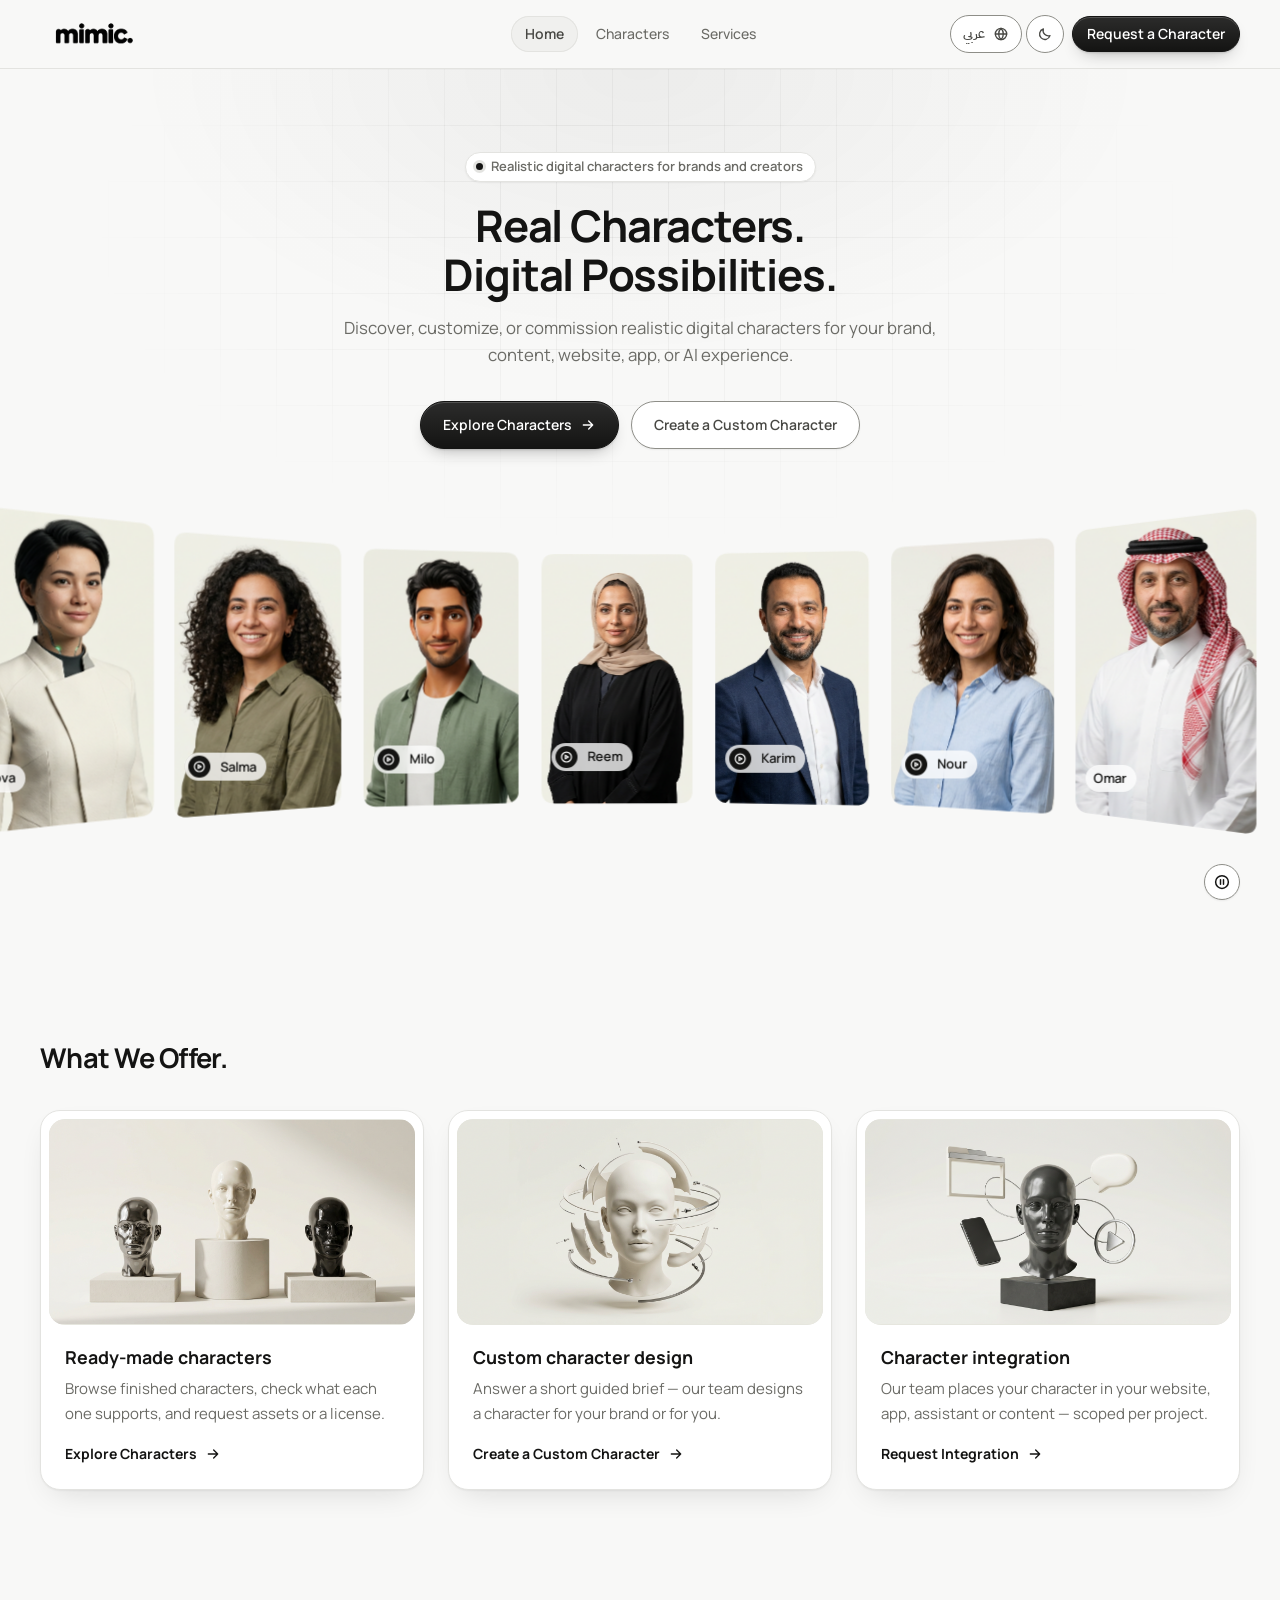
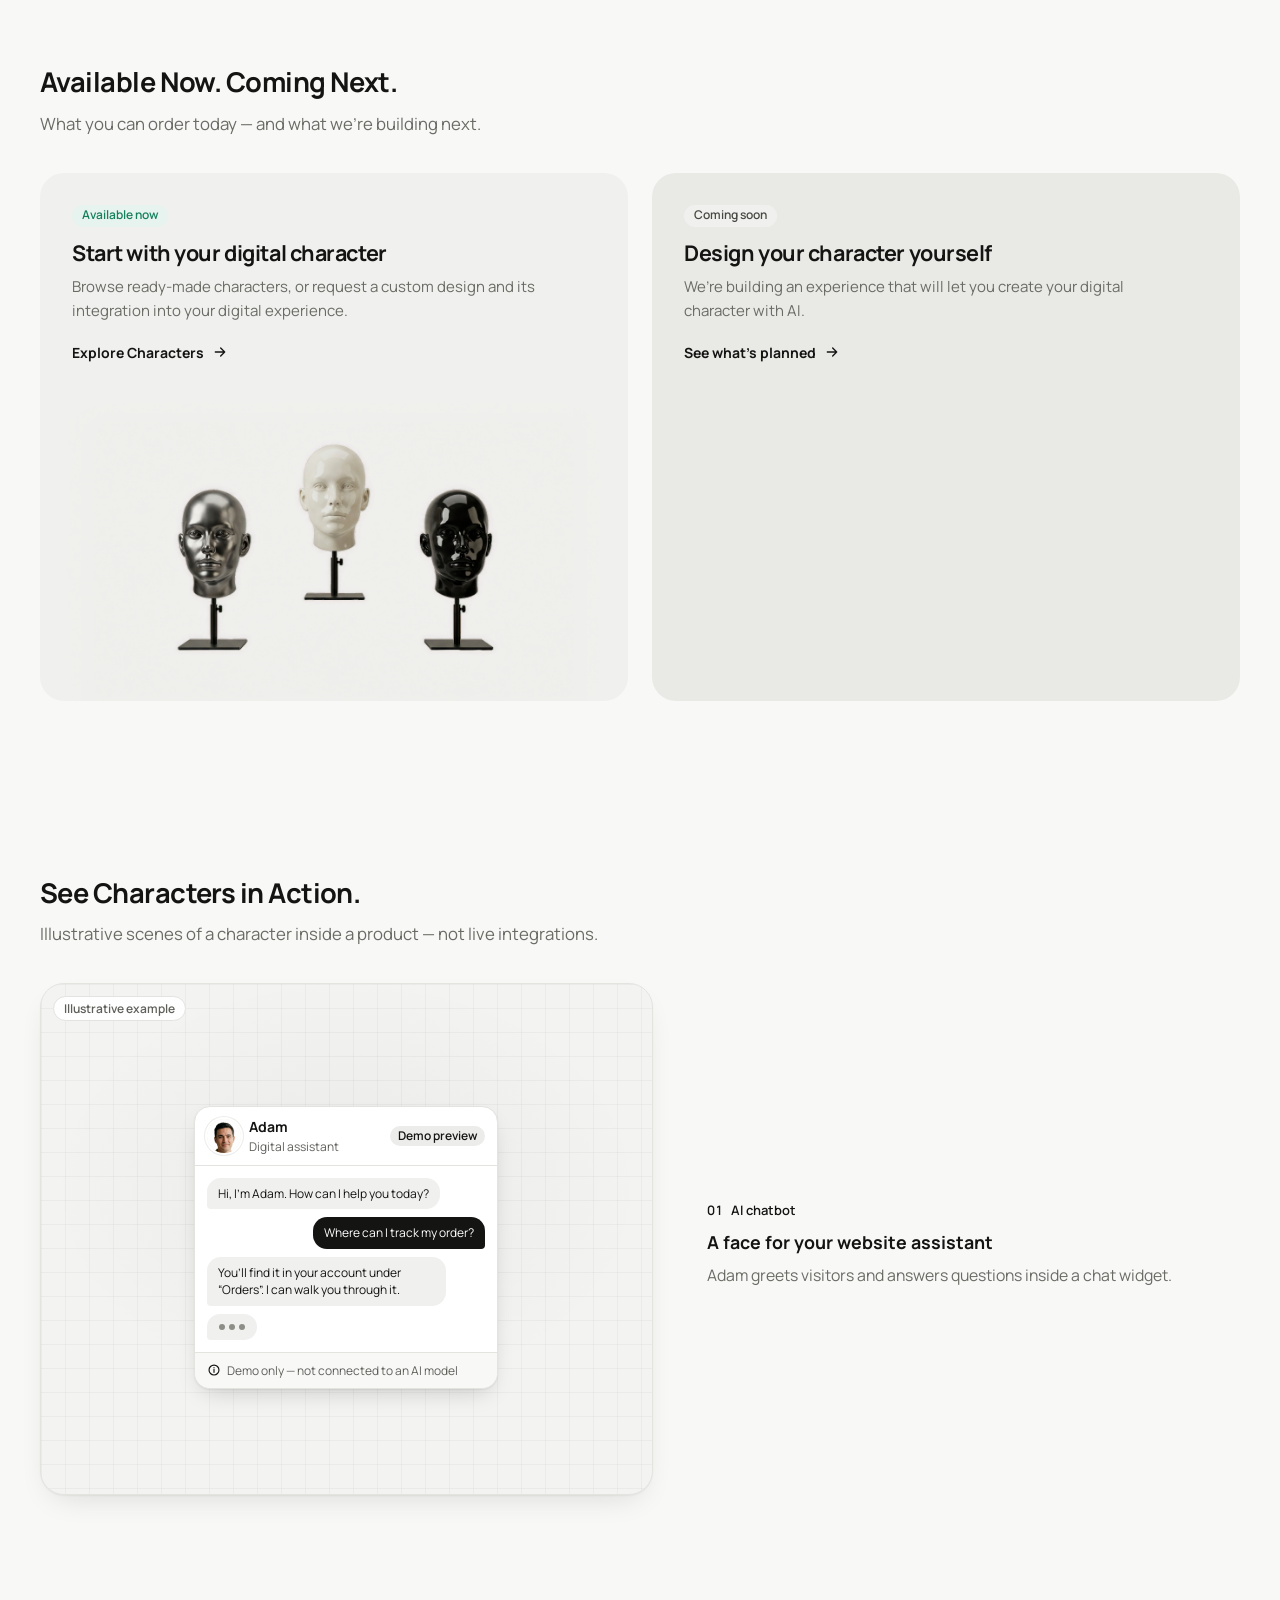
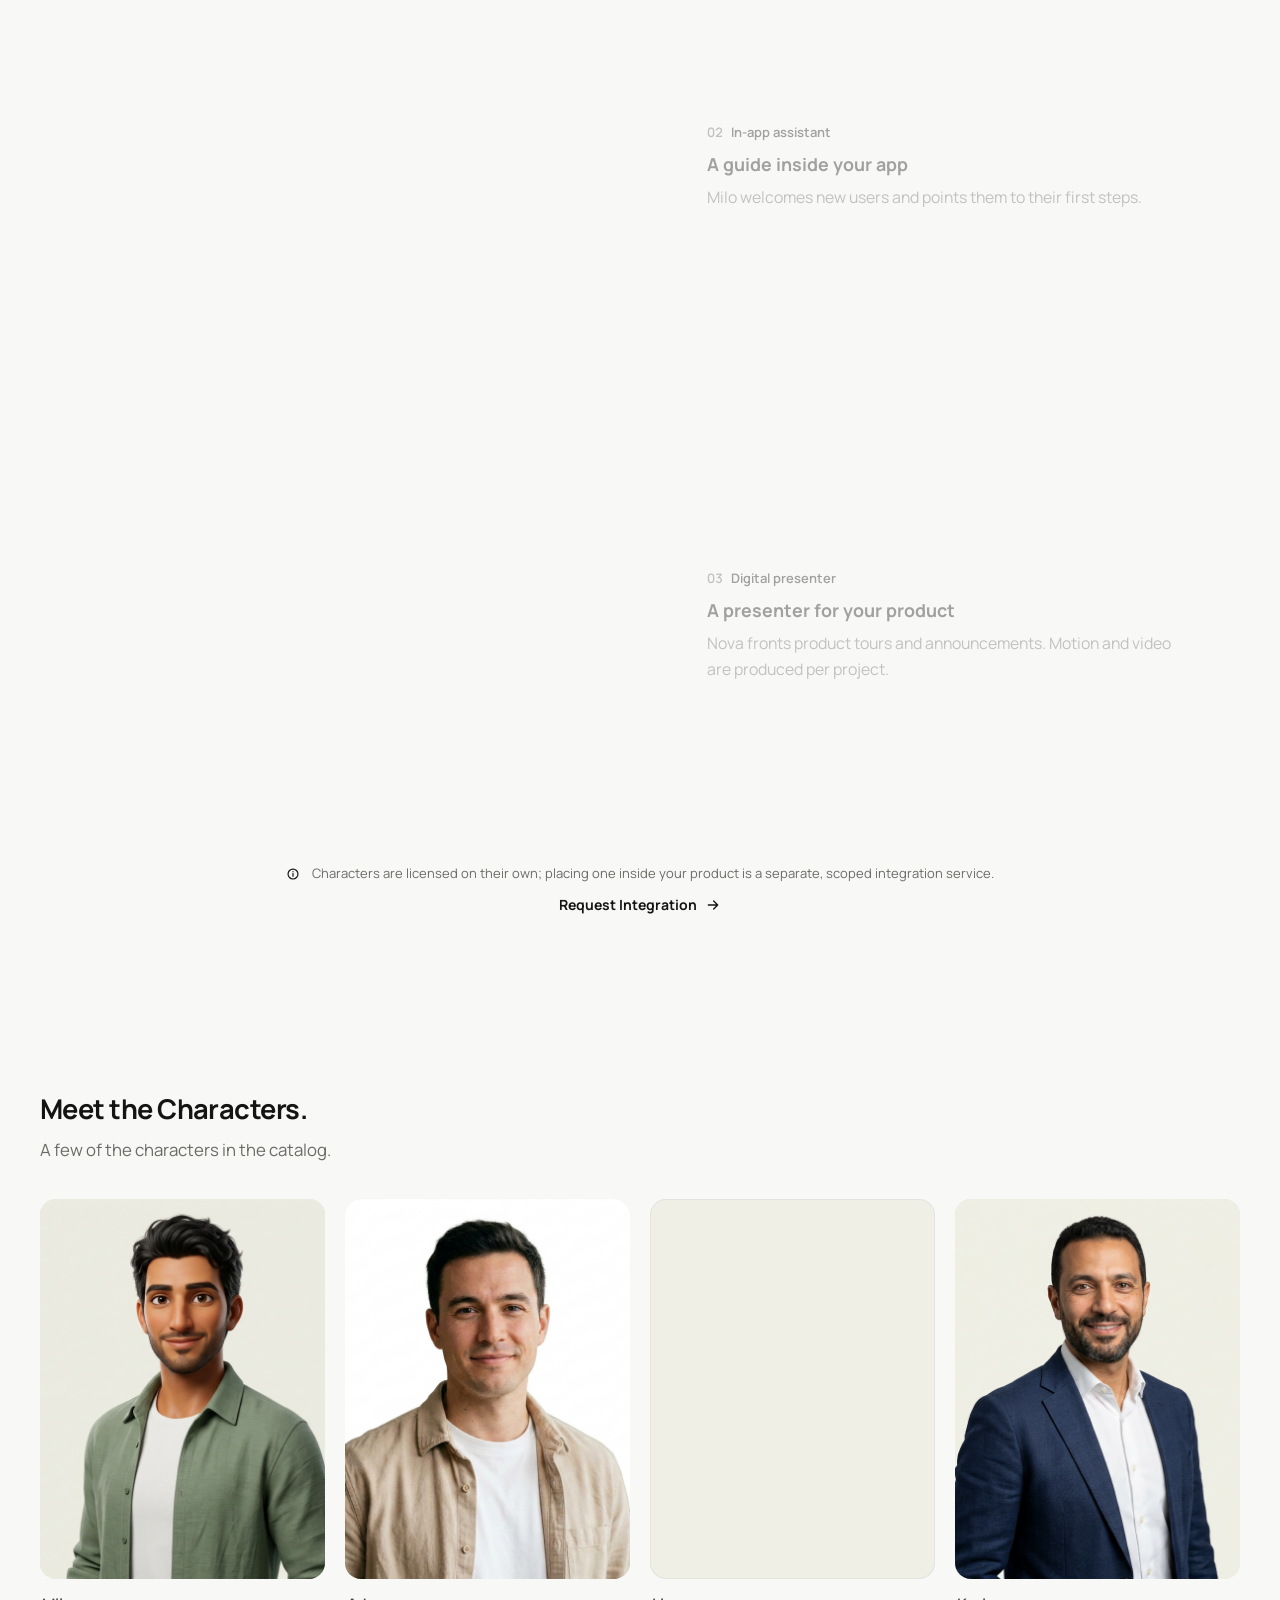
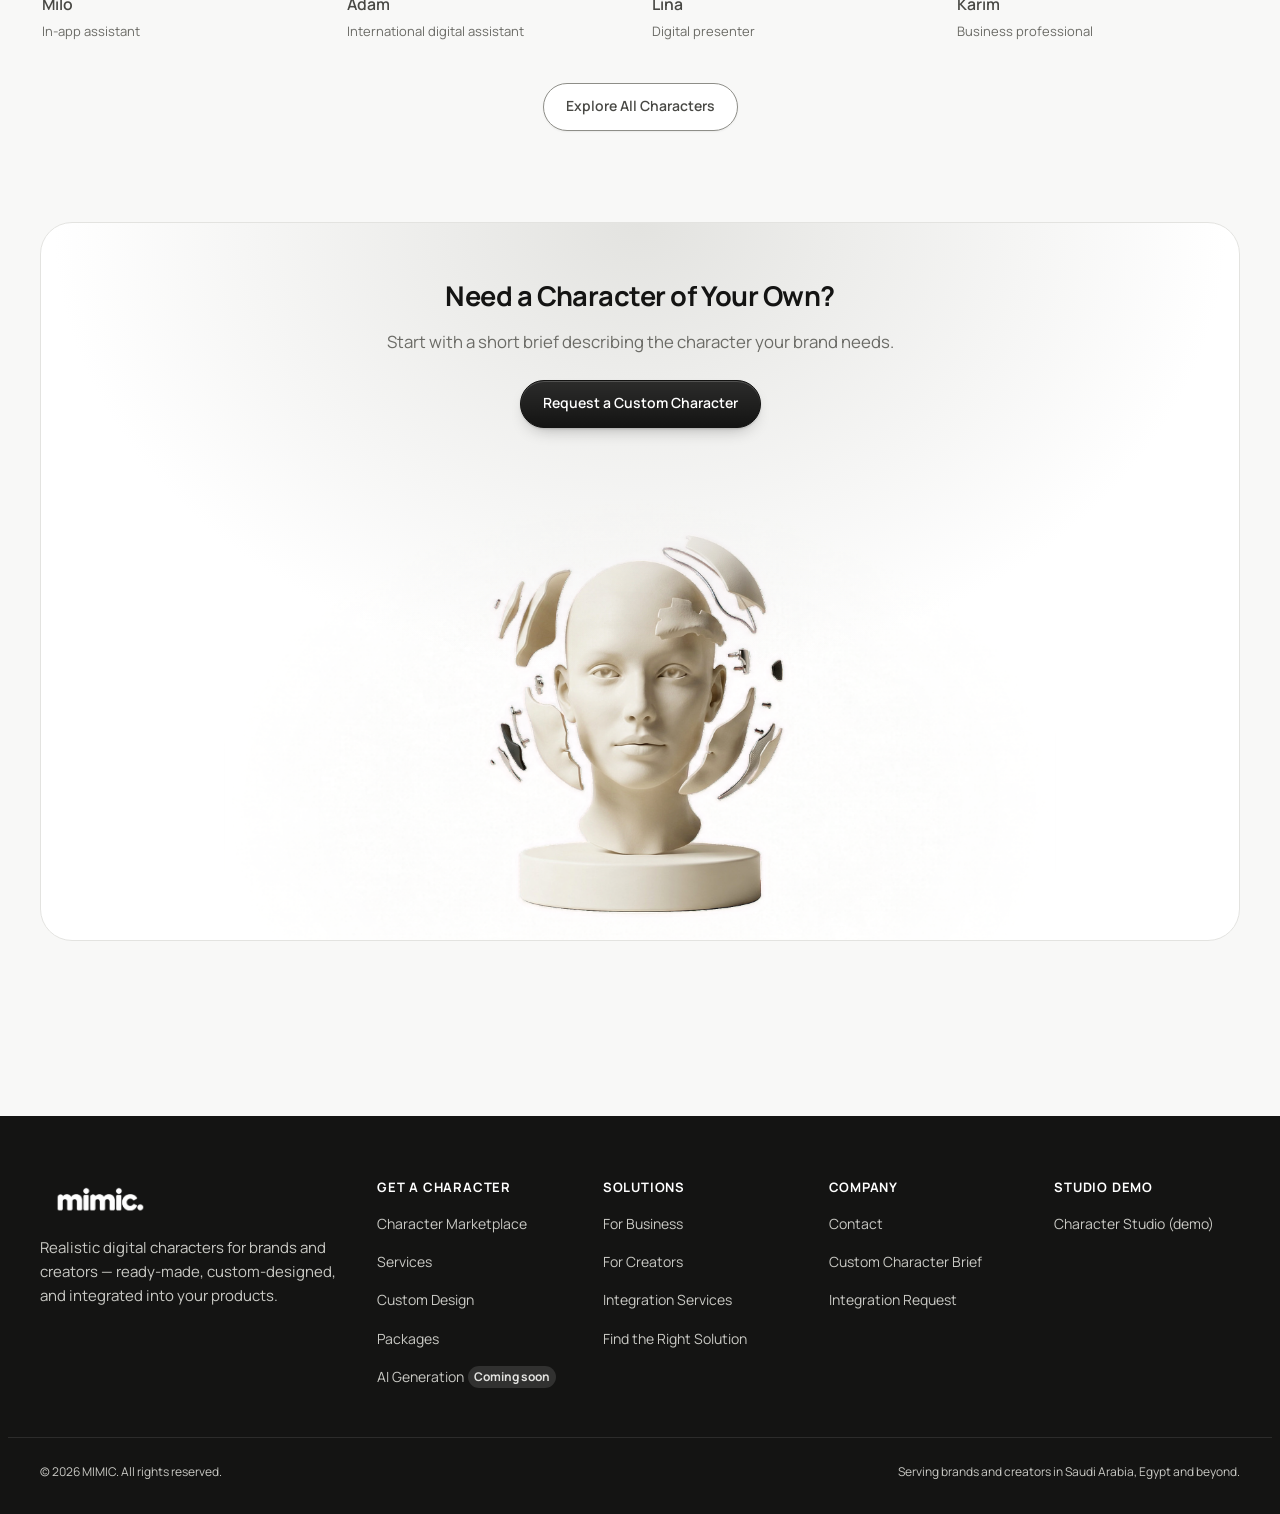
<file: index.html>
<!doctype html>
<html lang="en" dir="ltr">
<head>
  <meta charset="utf-8">
  <meta name="viewport" content="width=device-width, initial-scale=1, viewport-fit=cover">
  <title>MIMIC — Real Characters. Digital Possibilities.</title>
  <meta name="description" content="Realistic digital characters for brands and creators — ready-made, custom-designed, and integrated into your website, app, chatbot or AI agent.">
  <meta name="theme-color" content="#F8F8F7">
  <!-- Apply saved theme + language before first paint (prevents flashing the wrong theme / direction) -->
  <script>
    (function () {
      var d = document.documentElement, theme = 'light', lang = 'en';
      try {
        var saved = localStorage.getItem('character-lab:theme');
        // explicit choice wins; otherwise follow the operating-system preference
        theme = saved === 'dark' || saved === 'light' ? saved
          : (window.matchMedia && matchMedia('(prefers-color-scheme: dark)').matches ? 'dark' : 'light');
        var q = new URLSearchParams(location.search).get('lang');
        lang = q === 'ar' || q === 'en' ? q : localStorage.getItem('character-lab:locale') === 'ar' ? 'ar' : 'en';
      } catch (e) {}
      d.dataset.theme = theme;
      d.lang = lang;
      d.dir = lang === 'ar' ? 'rtl' : 'ltr';
      if (theme === 'dark') document.querySelector('meta[name="theme-color"]').setAttribute('content', '#111110');
    })();
  </script>
  <meta property="og:title" content="MIMIC — Real Characters. Digital Possibilities.">
  <meta property="og:description" content="Discover, customize, or commission realistic digital characters for your brand, content, website, app, or AI experience.">
  <!-- TODO: add a square MIMIC favicon / app icon (not yet supplied). The old flask icon was retired. -->

  <link rel="preconnect" href="https://fonts.googleapis.com">
  <link rel="preconnect" href="https://fonts.gstatic.com" crossorigin>
  <link rel="stylesheet" href="https://fonts.googleapis.com/css2?family=Manrope:wght@400;500;600;700&family=IBM+Plex+Sans+Arabic:wght@400;500;600;700&display=swap">

  <link rel="stylesheet" href="css/tokens.css">
  <link rel="stylesheet" href="css/base.css">
  <link rel="stylesheet" href="css/components.css">
  <link rel="stylesheet" href="css/layout.css">
  <link rel="stylesheet" href="css/site.css">
  <link rel="stylesheet" href="css/character.css">
  <link rel="stylesheet" href="css/pages.css">
  <link rel="stylesheet" href="css/typography.css">
  <link rel="stylesheet" href="css/hero.css">
  <link rel="stylesheet" href="css/home.css">
  <link rel="stylesheet" href="css/system.css">
  <link rel="stylesheet" href="css/marketplace.css">
  <link rel="stylesheet" href="css/wizard.css">
  <link rel="stylesheet" href="css/a11y.css">
</head>
<body data-layout="site">
  <a class="skip-link" href="#main" data-skip-link>Skip to content</a>

  <div class="shell">
    <!-- Public website -->
    <header class="site-header" data-chrome="site-header"></header>

    <!-- Product workspace -->
    <aside class="sidebar" data-chrome="sidebar"></aside>
    <header class="topbar" data-chrome="topbar"></header>

    <main id="main" class="main" tabindex="-1">
      <div id="view" class="view"></div>
    </main>

    <footer class="site-footer" data-chrome="site-footer"></footer>
  </div>

  <!-- Mobile navigation drawer (content depends on layout) -->
  <div class="drawer" id="drawer" hidden></div>

  <div class="toast-region" role="status" aria-live="polite"></div>

  <noscript>
    <p style="padding:2rem;font-family:sans-serif">MIMIC needs JavaScript enabled.</p>
  </noscript>

  <script type="module" src="js/main.js"></script>
</body>
</html>
</file>
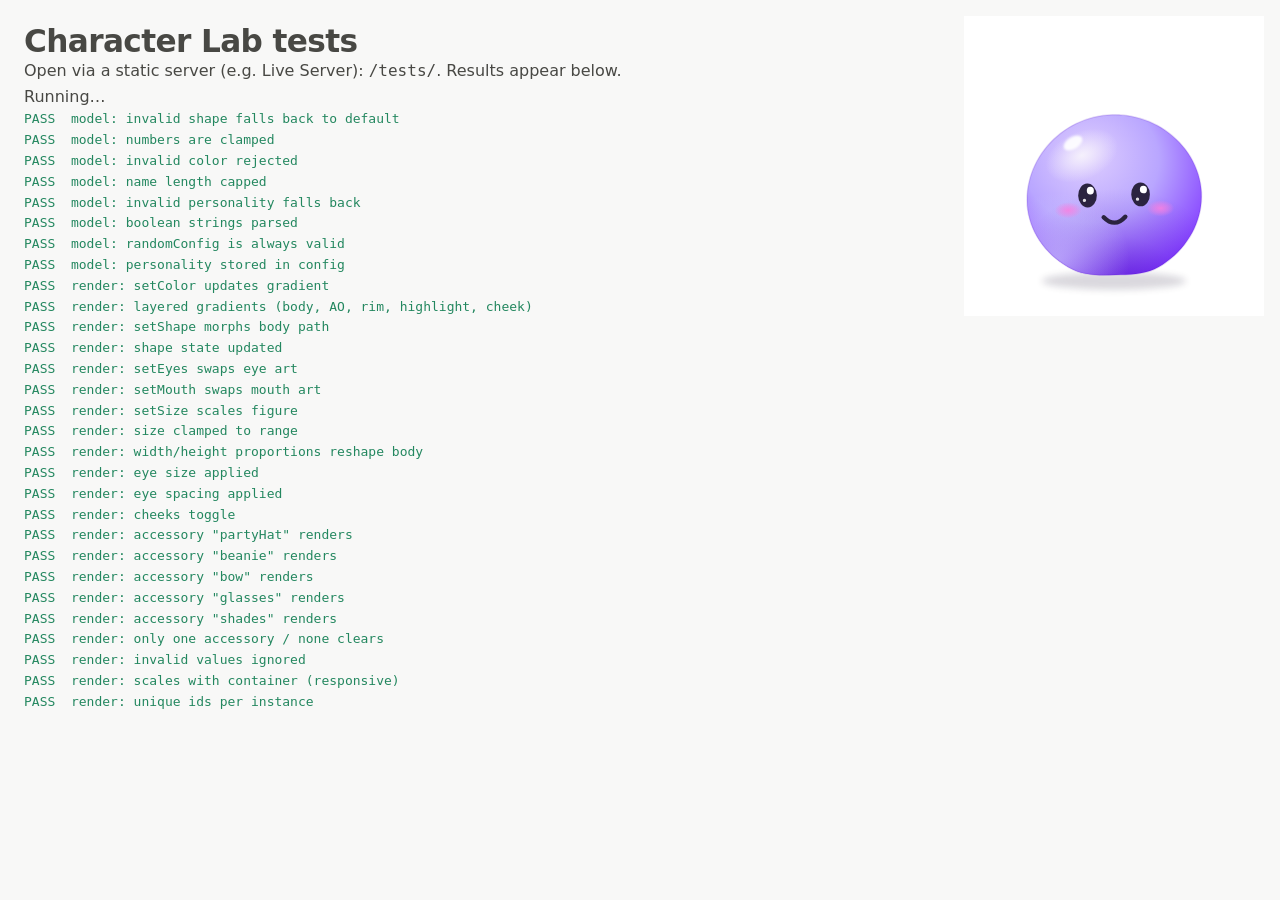
<file: tests/index.html>
<!doctype html>
<html lang="en">
<head>
  <meta charset="utf-8">
  <meta name="viewport" content="width=device-width, initial-scale=1">
  <title>Character Lab · Tests</title>
  <link rel="stylesheet" href="../css/tokens.css">
  <link rel="stylesheet" href="../css/base.css">
  <link rel="stylesheet" href="../css/character.css">
  <style>
    body { padding: 24px; font-family: var(--font-body); }
    #sandbox { width: 300px; height: 300px; position: fixed; top: 16px; right: 16px; background: #fff; }
    #frames { position: fixed; left: 0; top: 0; z-index: 5; }
    #frames iframe { border: 1px solid #ddd; height: 700px; background: #fff; }
    .pass { color: #23875f; } .fail { color: #c2436f; font-weight: 700; }
    pre { white-space: pre-wrap; font-size: 13px; }
  </style>
</head>
<body>
  <h1>Character Lab tests</h1>
  <p>Open via a static server (e.g. Live Server): <code>/tests/</code>. Results appear below.</p>
  <div id="summary" data-status="running">Running…</div>
  <pre id="results"></pre>
  <div id="sandbox"></div>
  <div id="frames"></div>
  <script type="module" src="run.js"></script>
</body>
</html>
</file>
<file: css/tokens.css>
/* ==========================================================================
   Character Lab — Design Tokens (v3: accessible Black / Deep Green / Neutral)

   WCAG 2.2 AA targets (pairs validated — see README "Accessibility"):
   - Text ≥ 4.5:1, large text ≥ 3:1 (1.4.3)
   - UI component boundaries, focus indicators, meaningful icons ≥ 3:1 (1.4.11)
   Two border tokens on purpose:
     --color-border          decorative edges (cards, dividers) — never the only cue
     --color-border-control  boundaries of inputs / chips / checkboxes — ≥ 3:1

   Historical ramp names (lavender, indigo, peach…) are kept as ALIASES so
   existing components inherit the new identity:
     lavender → green accent   indigo → near-black ink-green   peach → warm sand
   New code should use semantic --color-* tokens only.
   ========================================================================== */

:root {
  color-scheme: light;

  /* ==========================================================================
     Monochrome system (light). Neutrals carry the interface; the characters,
     images and videos carry the personality. Color appears only for meaning:
     action emphasis (blue, opt-in), success, warning, error.
     Contrast checked (WCAG AA): see docs/ACCESSIBILITY.md.
     ========================================================================== */

  /* ---------- Neutral scale ---------- */
  --n-0:   #ffffff;
  --n-25:  #f8f8f7;  /* canvas */
  --n-50:  #f0f0ee;  /* subtle surface */
  --n-100: #e9e9e6;  /* hover surface */
  --n-150: #e3e3e0;  /* border · selected surface */
  --n-300: #c5c5c0;  /* muted (decorative only) */
  --n-400: #8e8e88;  /* control boundary 3.3:1 on white */
  --n-500: #6b6b66;  /* secondary text 4.7:1+ on canvas/subtle */
  --n-700: #484844;  /* body text */
  --n-800: #252523;  /* strong surface */
  --n-900: #141413;  /* heading · primary action */

  /* ---------- Semantic (from the brief) ---------- */
  --color-canvas: var(--n-25);
  --color-surface: var(--n-0);
  --color-surface-subtle: var(--n-50);
  --color-surface-hover: var(--n-100);
  --color-surface-selected: var(--n-150);
  --color-surface-strong: var(--n-800);
  --color-text-primary: var(--n-900);
  --color-text-body: var(--n-700);
  --color-text-secondary: var(--n-500);
  --color-border: var(--n-150);
  --color-border-muted: var(--n-300);
  --color-action-primary: var(--n-900);
  --color-action-primary-hover: #2e2e2c;
  --color-action-primary-text: #ffffff;
  --color-action-accent: #2563eb;          /* opt-in emphasis only */
  --color-success: #16805d;
  --color-success-soft: #e7f3ee;
  --color-warning: #b7791f;                /* icons / indicators (3:1+) */
  --color-warning-text: #8a5a12;           /* warning TEXT (5.4:1) */
  --color-warning-soft: #fbf4e6;
  --color-error: #c43d3d;
  --color-error-soft: #fbecec;

  /* ---------- Legacy names → mapped onto the neutral system ----------
     Older components reference these; they now resolve to neutrals so no page
     keeps a private palette. New code should use the semantic names above. */
  --brand-ink: #141413;           /* FIXED dark ink in both themes (text on always-light surfaces) */
  --brand-green: var(--n-900);
  --brand-green-light: var(--n-300);
  --brand-indigo: #141413;
  --white: #ffffff;
  --ink-900: var(--n-900); --ink-800: var(--n-800); --ink-700: var(--n-700); --ink-500: var(--n-500);
  --ink-400: var(--n-500); --ink-300: var(--n-400); --ink-200: var(--n-150); --ink-100: var(--n-100); --ink-50: var(--n-50);
  --indigo-950: #0a0a09; --indigo-900: #0f0f0e; /* both FIXED dark (were dark in both themes) */ --indigo-800: var(--n-800); --indigo-700: var(--n-700);
  --indigo-600: var(--n-500); --indigo-100: var(--n-50);
  --cream-50: var(--n-25); --cream-100: var(--n-50);
  --lavender-50: var(--n-25); --lavender-100: var(--n-50); --lavender-200: var(--n-150); --lavender-300: var(--n-300);
  --lavender-400: var(--n-400); --lavender-500: var(--n-500); --lavender-600: var(--n-900); --lavender-700: var(--n-800);
  --peach-100: var(--n-50); --peach-200: var(--n-150); --peach-300: var(--n-300); --peach-500: var(--n-500); --peach-700: var(--n-700);
  --mint-100: var(--color-success-soft); --mint-200: #cfe6dc; --mint-300: #8cc7a6; --mint-500: var(--color-success); --mint-700: var(--color-success);
  --sky-100: var(--n-50); --sky-200: var(--n-150); --sky-300: var(--n-300); --sky-500: var(--n-500); --sky-700: var(--n-700);
  --butter-100: var(--color-warning-soft); --butter-200: #f1dfb8; --butter-300: #e2c28a; --butter-500: var(--color-warning); --butter-700: var(--color-warning-text);
  --pink-100: var(--color-error-soft); --pink-200: #f3d0d0; --pink-300: #e3a1a1; --pink-500: var(--color-error); --pink-700: var(--color-error);

  --color-bg: var(--color-canvas);
  --color-bg-app: var(--n-50);
  --color-bg-elevated: var(--color-surface);
  --color-surface-muted: var(--color-surface-subtle);
  --color-surface-sunken: var(--n-100);
  --color-surface-inverse: var(--n-800);
  --color-surface-inverse-deep: var(--n-900);
  --color-border-strong: var(--n-300);
  --color-border-control: var(--n-400);

  --color-text: var(--color-text-body);
  --color-text-muted: var(--color-text-secondary);
  --color-text-subtle: var(--color-text-secondary);
  --color-text-inverse: #ffffff;
  --color-text-inverse-muted: #c9c9c4;
  --color-heading: var(--color-text-primary);

  --color-primary: var(--color-action-primary);
  --color-primary-hover: var(--color-action-primary-hover);
  --color-primary-active: #000000;
  --color-primary-contrast: var(--color-action-primary-text);

  /* "accent" = emphasis text/links/icons → ink, not a hue */
  --color-accent: var(--n-900);
  --color-accent-hover: var(--n-700);
  --color-accent-soft: var(--color-surface-selected);
  --color-accent-softer: var(--color-surface-subtle);
  --color-accent-contrast: #ffffff;
  --color-accent-strong: var(--n-800);
  --color-accent-strong-hover: #333331;

  --color-creative: var(--n-700);
  --color-creative-hover: var(--n-800);
  --color-creative-soft: var(--n-50);
  --color-creative-contrast: #ffffff;

  --color-danger: var(--color-error);
  --color-danger-soft: var(--color-error-soft);

  --color-focus: var(--n-900);
  --color-selected-bg: var(--color-surface-selected);
  --color-selected-border: var(--n-900);

  --color-header-bg: rgb(248 248 247 / 0.92);
  --color-topbar-bg: rgb(240 240 238 / 0.94);
  --color-toast-bg: var(--n-900);
  --color-toast-fg: #ffffff;
  --color-backdrop: rgb(20 20 19 / 0.42);
  --color-overlay-strong: rgb(20 20 19 / 0.68);  /* chips over media */

  --logo-body: var(--n-900); --logo-face: #ffffff; --logo-dot: var(--n-900); --logo-dot-2: var(--n-500); --logo-word: var(--n-900); --logo-accent: var(--n-900);

  --media-bg-a: var(--n-50);
  --media-bg-b: var(--n-150);
  --media-glow: rgb(255 255 255 / 0.9);
  --media-ph-a: #d6d6d2;
  --media-ph-b: #b3b3ae;
  --media-shadow: rgb(20 20 19 / 0.18);
  --media-backdrop: #efefe6; /* the supplied studio portraits' own backdrop */

  --tint-lavender: var(--n-50); --tint-peach: var(--n-50); --tint-mint: var(--n-50);
  --tint-sky: var(--n-50); --tint-butter: var(--n-50); --tint-pink: var(--n-50);

  /* ---------- Typography ---------- */
  --font-latin: "Manrope", ui-sans-serif, system-ui, -apple-system, "Segoe UI", Roboto, sans-serif;
  --font-arabic: "IBM Plex Sans Arabic", "Segoe UI", Tahoma, sans-serif;
  --font-display: var(--font-latin);
  --font-body: var(--font-latin);
  --font-mono: ui-monospace, "SF Mono", Menlo, Consolas, monospace;

  --text-2xs: 0.75rem;
  --text-xs: 0.8125rem;
  --text-sm: 0.9375rem;
  --text-base: 1rem;
  --text-md: 1.125rem;
  --text-lg: 1.25rem;
  --text-xl: 1.5rem;
  --text-2xl: var(--fs-h2);      /* legacy aliases → role scale (no more oversized leftovers) */
  --text-3xl: var(--fs-h1);
  --text-display: var(--fs-hero);

  --weight-regular: 400;
  --weight-medium: 500;
  --weight-semibold: 600;
  --weight-bold: 700;
  --weight-extrabold: 700; /* 800 retired — capped at 700 */

  --leading-tight: 1.1;
  --leading-snug: 1.3;
  --leading-normal: 1.6;

  --tracking-tight: -0.02em;
  --tracking-display: -0.03em;
  --tracking-wide: 0.06em;

  /* ---------- Typography scale (roles) — fluid between 360px and 1440px ----------
     ONE scale for every page, applied in css/typography.css. Hierarchy comes from weight
     and spacing, not size. Arabic uses the same sizes with its own line heights/weights. */
  --fs-hero:    clamp(1.875rem, 1.542rem + 1.48vw, 2.875rem); /* 30 → 46  homepage hero        */
  --fs-h1:      clamp(1.625rem, 1.5rem + 0.56vw, 2rem);       /* 26 → 32  page headings        */
  --fs-h2-base: clamp(1.4375rem, 1.333rem + 0.46vw, 1.75rem); /* 23 → 28  (unscaled copy for non-heading display text) */
  --fs-h2:      var(--fs-h2-base);                            /* 23 → 28  section headings     */
  --fs-title:   clamp(1.1875rem, 1.125rem + 0.28vw, 1.375rem); /* 19 → 22  dialog / step titles */
  --fs-h3:      clamp(1.0625rem, 1.042rem + 0.09vw, 1.125rem); /* 17 → 18  card titles          */
  --fs-h4:      1rem;                                         /* 16       small titles         */
  --fs-lead:    clamp(1rem, 0.979rem + 0.09vw, 1.0625rem);    /* 16 → 17  intros               */
  --fs-body:    clamp(0.9375rem, 0.917rem + 0.09vw, 1rem);    /* 15 → 16  body text            */
  --fs-body-sm: 0.9375rem;                                    /* 15       card text            */
  --fs-small:   0.875rem;                                     /* 14       descriptions, meta   */
  --fs-ui:      0.875rem;                                     /* 14       nav, buttons (all sizes) */
  --fs-ui-lg:   var(--fs-ui);                                 /* 14       kept as alias        */
  --fs-input:   1rem;                                         /* 16       inputs (prevents iOS zoom) */
  --fs-label:   0.8125rem;                                    /* 13       labels, filters, eyebrows */
  --fs-caption: 0.75rem;                                      /* 12       badges, tags         */

  /* Weights: 400 / 500 / 600 / 700 only */
  --fw-regular: 400;
  --fw-medium: 500;
  --fw-semibold: 600;
  --fw-heading: 700;
  --fw-display: 700;

  --lh-hero: 1.12;
  --lh-h1: 1.18;
  --lh-h2: 1.22;
  --lh-title: 1.3;
  --lh-h3: 1.35;
  --lh-lead: 1.6;
  --lh-body: 1.65;
  --lh-ui: 1.35;

  /* Readable measures */
  --measure-hero: 18ch;
  --measure-lead: 38rem;

  /* Vertical rhythm between heading → text → actions */
  --flow-eyebrow: var(--space-3);
  --flow-heading: var(--space-4);
  --flow-actions: var(--space-7);

  /* ---------- Spacing ---------- */
  --space-0: 0; --space-1: 0.25rem; --space-2: 0.5rem; --space-3: 0.75rem; --space-4: 1rem; --space-5: 1.25rem;
  --space-6: 1.5rem; --space-7: 2rem; --space-8: 2.5rem; --space-9: 3rem; --space-10: 4rem; --space-11: 5rem; --space-12: 6rem;
  --section-y: clamp(3.5rem, 2.75rem + 3.4vw, 6rem);

  /* ---------- Component tokens (one visual language for every card/control) ---------- */
  --radius-card: 20px;      /* cards, tiles                 */
  --radius-panel: 24px;     /* large panels, dialogs        */
  --radius-control: 12px;   /* inputs, selects, small boxes */
  --card-pad: clamp(1.25rem, 1rem + 0.8vw, 1.5rem);
  --grid-gap: clamp(1rem, 0.75rem + 1vw, 1.5rem);
  --btn-h-sm: 36px;
  --btn-h-md: 44px;
  --btn-h-lg: 48px;
  --btn-px-sm: 14px;
  --btn-px-md: 18px;
  --btn-px-lg: 22px;
  --btn-icon: 16px;
  /* Soft-surface choices (builder, filters): background, not strokes, carries state */
  --choice-bg: var(--n-50);
  --choice-bg-hover: var(--n-100);
  --choice-selected: var(--n-150);
  --choice-selected-fg: var(--n-900);
  --choice-ink: var(--n-900);
  --choice-muted: var(--n-500);
  /* Breakpoints (reference — media queries can't read custom properties):
     mobile < 720 · tablet 720–1099 · desktop ≥ 1100 · wide nav ≥ 1280 */

  /* ---------- Radius ---------- */
  --radius-xs: 6px; --radius-sm: 10px; --radius-md: 12px; --radius-lg: 16px; --radius-xl: 24px; --radius-2xl: 32px; --radius-pill: 999px;

  /* ---------- Elevation ---------- */
  --shadow-xs: 0 1px 2px rgb(20 20 19 / 0.06);
  --shadow-sm: 0 1px 2px rgb(20 20 19 / 0.05), 0 4px 12px rgb(20 20 19 / 0.05);
  --shadow-md: 0 2px 4px rgb(20 20 19 / 0.04), 0 12px 32px rgb(20 20 19 / 0.08);
  --shadow-lg: 0 4px 10px rgb(20 20 19 / 0.05), 0 28px 64px rgb(20 20 19 / 0.12);
  --shadow-press: 0 2px 0 0 var(--indigo-950);
  --shadow-press-soft: 0 1px 0 0 var(--ink-200);
  --card-shadow: 0 1px 2px rgb(20 20 19 / 0.05), 0 12px 32px -14px rgb(20 20 19 / 0.16);
  --card-shadow-hover: 0 2px 4px rgb(20 20 19 / 0.06), 0 22px 44px -16px rgb(20 20 19 / 0.22);
  /* Focus ring for custom controls whose real input is visually hidden */
  --shadow-focus: 0 0 0 2px var(--color-bg), 0 0 0 5px var(--color-focus);

  /* ---------- Motion ---------- */
  --ease-out: cubic-bezier(0.22, 1, 0.36, 1);
  --ease-in-out: cubic-bezier(0.65, 0, 0.35, 1);
  --ease-spring: cubic-bezier(0.34, 1.56, 0.64, 1);
  --dur-instant: 90ms; --dur-fast: 160ms; --dur-base: 240ms; --dur-slow: 420ms; --dur-reveal: 600ms;

  /* ---------- Layout ---------- */
  --container: 1200px;
  --container-pad: clamp(1rem, 0.4rem + 2.6vw, 2rem);
  --header-h: 68px;
  --sidebar-w: 276px;
  --sidebar-w-compact: 88px;
  --topbar-h: 64px;
  --tabbar-h: 0px;
  --content-max: 1240px;
  --gutter: var(--space-7);
  --control-h-sm: 36px;
  --control-h: 44px;
  --control-h-lg: 48px;

  --dir: 1;
  --z-base: 1; --z-sticky: 20; --z-nav: 40; --z-overlay: 60; --z-toast: 80;
}

/* ---------- Arabic typography (IBM Plex Sans Arabic) ----------
   Same size scale as English. Plex Arabic is compact with clear counters, so it needs
   moderate (not Alexandria-level) line height, lighter heading weights and no tracking. */
:root:lang(ar) {
  --font-display: var(--font-arabic);
  --font-body: var(--font-arabic);
  --tracking-tight: 0;
  --tracking-display: 0;
  --tracking-wide: 0;
  --leading-tight: 1.35;
  --leading-normal: 1.75;

  /* Headings only: ~10–15% larger than English and Bold, so Arabic titles carry the same
     presence (Plex Arabic sits visually smaller than Manrope at equal size). Body sizes untouched.
     Fluid 360px → 1440px. 700 is the heaviest weight loaded (index.html). */
  --fs-hero:  clamp(2.0625rem, 1.75rem + 1.389vw, 3rem);       /* 33 → 48  homepage hero   (EN 30 → 46) */
  --fs-h1:    clamp(1.8125rem, 1.667rem + 0.648vw, 2.25rem);   /* 29 → 36  page headings   (EN 26 → 32) */
  --fs-h2:    clamp(1.625rem, 1.5rem + 0.556vw, 2rem);         /* 26 → 32  section headings (EN 23 → 28) */
  --fs-title: clamp(1.3125rem, 1.229rem + 0.37vw, 1.5625rem);  /* 21 → 25  dialog / step / card-pair titles (EN 19 → 22) */
  --fs-h3:    clamp(1.1875rem, 1.146rem + 0.185vw, 1.3125rem); /* 19 → 21  card titles     (EN 17 → 18) */
  --fs-h4:    1.0625rem;                                       /* 17       small titles    (EN 16) */

  --fw-heading: 700;
  --fw-display: 700;

  --lh-hero: 1.35;
  --lh-h1: 1.35;
  --lh-h2: 1.4;
  --lh-title: 1.45;
  --lh-h3: 1.5;
  --lh-lead: 1.75;
  --lh-body: 1.75;
  --lh-ui: 1.4;
  --measure-hero: 20ch; /* Arabic words are wider per character */
}
[dir="rtl"] { --dir: -1; }

/* ==========================================================================
   Dark theme — neutral (no green tint): warm near-black canvas, lifted surfaces,
   light neutral primary action carrying dark text.
   ========================================================================== */
:root[data-theme="dark"] {
  color-scheme: dark;

  --n-0:   #1b1b19;  /* surface */
  --n-25:  #111110;  /* canvas */
  --n-50:  #252523;  /* subtle surface */
  --n-100: #2e2e2b;  /* hover */
  --n-150: #383835;  /* border */
  --n-300: #4a4a46;
  --n-400: #75756f;  /* control boundary 3.7:1 */
  --n-500: #9a9a94;  /* muted text 5.4:1 on subtle */
  --n-700: #d9d9d4;  /* body text */
  --n-800: #e3e3e0;
  --n-900: #f5f5f2;  /* primary text · primary action */

  --color-surface-selected: #3a3a37;
  --color-text-body: #d9d9d4;
  --color-text-secondary: #b0b0aa;
  --color-action-primary-hover: #e3e3e0;
  --color-action-primary-text: #141413;
  --color-action-accent: #6b9bf5;
  --color-success: #4cc59a;
  --color-success-soft: #17302a;
  --color-warning: #e5a64a;
  --color-warning-text: #e5a64a;
  --color-warning-soft: #2e2617;
  --color-error: #f08a8a;
  --color-error-soft: #361c1c;

  --indigo-950: #000000;
  --mint-200: #1f4a3a; --mint-300: #2f6b55;
  --butter-200: #4a3a1c; --butter-300: #8a6a30;
  --pink-200: #4e2727; --pink-300: #a25a5a;

  --color-surface-inverse: #252523;
  --color-surface-inverse-deep: #0b0b0a;
  --color-text-inverse-muted: #b0b0aa;
  --color-primary-active: #ffffff;
  --color-accent-strong: #2e2e2b;
  --color-accent-strong-hover: #383835;
  --color-creative-contrast: #141413;
  --color-accent-contrast: #141413;

  --color-header-bg: rgb(17 17 16 / 0.9);
  --color-topbar-bg: rgb(17 17 16 / 0.94);
  --color-toast-bg: #f5f5f2;
  --color-toast-fg: #141413;
  --color-backdrop: rgb(0 0 0 / 0.6);

  --logo-face: #111110;

  --media-glow: rgb(255 255 255 / 0.05);
  --media-ph-a: #4a4a46;
  --media-ph-b: #383835;
  --media-shadow: rgb(0 0 0 / 0.5);

  --shadow-xs: 0 1px 2px rgb(0 0 0 / 0.3);
  --shadow-sm: 0 1px 2px rgb(0 0 0 / 0.3), 0 4px 12px rgb(0 0 0 / 0.25);
  --shadow-md: 0 2px 4px rgb(0 0 0 / 0.3), 0 12px 32px rgb(0 0 0 / 0.35);
  --shadow-lg: 0 4px 10px rgb(0 0 0 / 0.35), 0 28px 64px rgb(0 0 0 / 0.45);
  --shadow-press-soft: 0 1px 0 0 #050505;
  --card-shadow: 0 1px 2px rgb(0 0 0 / 0.4), 0 16px 40px -18px rgb(0 0 0 / 0.7);
  --card-shadow-hover: 0 2px 4px rgb(0 0 0 / 0.4), 0 26px 52px -18px rgb(0 0 0 / 0.8);

  --choice-bg: #252523;
  --choice-bg-hover: #2e2e2b;
  --choice-selected: #3a3a37;
  --choice-selected-fg: #f5f5f2;
  --choice-ink: #f5f5f2;
  --choice-muted: #b0b0aa;
}

/* Smooth theme switch — only while switching (class added by js/ui/theme.js) */
:root.theme-transition,
:root.theme-transition *,
:root.theme-transition *::before,
:root.theme-transition *::after {
  transition: background-color 260ms var(--ease-out), border-color 260ms var(--ease-out), color 260ms var(--ease-out), fill 260ms var(--ease-out) !important;
}

@media (max-width: 1099px) { :root { --gutter: var(--space-6); } }
@media (max-width: 719px) { :root { --gutter: var(--space-4); } }

@media (prefers-reduced-motion: reduce) {
  :root { --dur-instant: 0ms; --dur-fast: 0ms; --dur-base: 0ms; --dur-slow: 0ms; --dur-reveal: 0ms; }
  :root.theme-transition, :root.theme-transition * { transition: none !important; }
}
</file>
<file: css/base.css>
/* ==========================================================================
   Base — reset, document defaults, typography, utilities
   ========================================================================== */

*,
*::before,
*::after { box-sizing: border-box; }

* { margin: 0; }

html {
  -webkit-text-size-adjust: 100%;
  text-size-adjust: 100%;
  scroll-behavior: smooth;
  /* 2.4.11 Focus Not Obscured: keep focused/anchored content clear of the sticky header */
  scroll-padding-block-start: calc(var(--header-h) + var(--space-4));
}
@media (prefers-reduced-motion: reduce) {
  html { scroll-behavior: auto; }
  *, *::before, *::after {
    animation-duration: 0.01ms !important;
    animation-iteration-count: 1 !important;
    transition-duration: 0.01ms !important;
  }
}

body {
  min-height: 100vh;
  min-height: 100dvh;
  font-family: var(--font-body);
  font-size: var(--text-base);
  line-height: var(--leading-normal);
  color: var(--color-text);
  background-color: var(--color-bg);
  -webkit-font-smoothing: antialiased;
  -moz-osx-font-smoothing: grayscale;
  text-rendering: optimizeLegibility;
}

img, svg, video, canvas { display: block; max-width: 100%; }
svg { flex-shrink: 0; }

input, button, textarea, select { font: inherit; color: inherit; }
button { cursor: pointer; background: none; border: 0; padding: 0; }
button:disabled { cursor: not-allowed; }

a { color: inherit; text-decoration: none; }

ul[role="list"], ol[role="list"], .list-reset { list-style: none; padding: 0; }

h1, h2, h3, h4 {
  font-family: var(--font-display);
  font-weight: var(--fw-heading); /* 700 EN · 600 AR (tokens.css) */
  line-height: var(--leading-tight);
  letter-spacing: var(--tracking-tight);
  text-wrap: balance;
}
h1 { font-size: var(--text-3xl); }
h2 { font-size: var(--text-2xl); }
h3 { font-size: var(--fs-h3); }
h4 { font-size: var(--fs-h4); }

p { text-wrap: pretty; }

::selection { background: var(--lavender-200); color: var(--ink-900); }

:focus { outline: none; }
/* 2.4.7 Focus Visible: a solid 3px outline (≥3:1 in both themes) that also
   survives Windows High Contrast / forced-colors mode, unlike box-shadow. */
:focus-visible {
  outline: 3px solid var(--color-focus);
  outline-offset: 2px;
}

[hidden] { display: none !important; }

/* ---------- Typography helpers ---------- */
.eyebrow {
  display: inline-flex;
  align-items: center;
  gap: var(--space-2);
  font-size: var(--text-xs);
  font-weight: var(--weight-bold);
  letter-spacing: var(--tracking-wide);
  text-transform: uppercase;
  color: var(--color-accent);
}
:lang(ar) .eyebrow { text-transform: none; font-size: var(--text-sm); }
.text-muted { color: var(--color-text-muted); }
.text-sm { font-size: var(--text-sm); }
.text-xs { font-size: var(--text-xs); }
.display {
  font-family: var(--font-display);
  font-size: var(--text-display);
  font-weight: var(--weight-extrabold);
  line-height: 1.02;
  letter-spacing: var(--tracking-display);
}
.lead {
  font-size: var(--text-md);
  color: var(--color-text-muted);
  max-width: 34rem;
}

/* ---------- Layout utilities ---------- */
.stack { display: flex; flex-direction: column; gap: var(--stack-gap, var(--space-4)); }
.cluster { display: flex; flex-wrap: wrap; align-items: center; gap: var(--cluster-gap, var(--space-3)); }
.spacer { flex: 1; }

.visually-hidden {
  position: absolute !important;
  width: 1px; height: 1px;
  padding: 0; margin: -1px;
  overflow: hidden;
  clip: rect(0 0 0 0);
  white-space: nowrap;
  border: 0;
}

/* ---------- Skip link ---------- */
.skip-link {
  position: fixed;
  inset-block-start: var(--space-3);
  inset-inline-start: var(--space-3);
  z-index: var(--z-toast);
  padding: var(--space-2) var(--space-4);
  border-radius: var(--radius-pill);
  background: var(--color-primary);
  color: var(--color-primary-contrast);
  font-weight: var(--weight-semibold);
  transform: translateY(-200%);
  transition: transform var(--dur-fast) var(--ease-out);
}
.skip-link:focus-visible { transform: translateY(0); }

/* ---------- Icons ---------- */
.icon {
  width: var(--icon-size, 20px);
  height: var(--icon-size, 20px);
  stroke: currentColor;
  stroke-width: 2;
  stroke-linecap: round;
  stroke-linejoin: round;
  fill: none;
}

/* ---------- RTL helpers ----------
   Layout uses logical properties; only directional *icons* need mirroring. */
[dir="rtl"] .flip-rtl { transform: scaleX(-1); }
.flip-rtl-reverse { transform: scaleX(-1); }
[dir="rtl"] .flip-rtl-reverse { transform: none; }

.container {
  width: 100%;
  max-width: calc(var(--container) + var(--container-pad) * 2);
  margin-inline: auto;
  padding-inline: var(--container-pad);
}
</file>
<file: css/components.css>
/* ==========================================================================
   Components — buttons, cards, tabs, chips, inputs, sliders, swatches,
   switches, badges, stage, empty state, toast, tooltip
   ========================================================================== */

/* ---------- Button — ONE system for every page ----------
   Variants: primary · secondary (neutral outline) · outline (brand outline) · ghost ·
             tertiary (text action) · danger (destructive, only where required)
   Sizes:    sm 36 · md 44 (default) · lg 48 — all 14px text, 16px icons, pill radius.
   States:   hover · active · focus-visible (shared outline, see a11y.css) ·
             disabled / aria-disabled · loading (aria-busy="true"). */
.btn {
  --btn-h: var(--btn-h-md);
  --btn-px: var(--btn-px-md);
  --btn-bg: var(--color-surface);
  --btn-fg: var(--color-text);
  --btn-border: var(--color-border-control);
  --btn-shadow: none;

  position: relative;
  display: inline-flex;
  align-items: center;
  justify-content: center;
  gap: var(--space-2);
  min-height: var(--btn-h);
  padding: 6px var(--btn-px);
  border-radius: var(--radius-pill);
  border: 1px solid var(--btn-border);
  background-color: var(--btn-bg);
  color: var(--btn-fg);
  box-shadow: var(--btn-shadow);
  font-family: inherit;
  font-size: var(--fs-ui);
  font-weight: var(--fw-semibold);
  line-height: var(--lh-ui);
  text-align: center;
  white-space: normal;
  user-select: none;
  cursor: pointer;
  transition:
    transform var(--dur-fast) var(--ease-out),
    box-shadow var(--dur-fast) var(--ease-out),
    background-color var(--dur-fast) var(--ease-out),
    border-color var(--dur-fast) var(--ease-out),
    color var(--dur-fast) var(--ease-out);
}
.btn:hover { transform: translateY(-1px); }
.btn:active { transform: translateY(0); }
.btn:disabled, .btn[aria-disabled="true"] { opacity: 0.5; transform: none; box-shadow: none; pointer-events: none; cursor: not-allowed; }
.btn .icon { --icon-size: var(--btn-icon); flex-shrink: 0; }

/* Loading: keeps width, hides label, shows a spinner (set aria-busy="true") */
.btn[aria-busy="true"] { color: transparent; pointer-events: none; }
.btn[aria-busy="true"]::after {
  content: "";
  position: absolute;
  inset: 0;
  margin: auto;
  inline-size: 16px;
  block-size: 16px;
  border-radius: 50%;
  border: 2px solid var(--btn-fg);
  border-inline-end-color: transparent;
  animation: btn-spin 0.7s linear infinite;
}
@keyframes btn-spin { to { transform: rotate(360deg); } }

.btn--primary {
  --btn-bg: var(--color-primary);
  --btn-fg: var(--color-primary-contrast);
  --btn-border: var(--color-primary);
  --btn-shadow: inset 0 1px 0 rgb(255 255 255 / 0.18), 0 1px 2px rgb(20 20 19 / 0.14), 0 8px 18px -10px rgb(20 20 19 / 0.45);
  background-image: linear-gradient(180deg, rgb(255 255 255 / 0.1), rgb(255 255 255 / 0));
}
.btn--primary:hover { --btn-bg: var(--color-primary-hover); --btn-border: var(--color-primary-hover); --btn-shadow: inset 0 1px 0 rgb(255 255 255 / 0.18), 0 2px 4px rgb(20 20 19 / 0.14), 0 12px 24px -12px rgb(20 20 19 / 0.5); }
.btn--primary:active { --btn-bg: var(--color-primary-active); --btn-border: var(--color-primary-active); --btn-shadow: inset 0 1px 2px rgb(0 0 0 / 0.18); }

.btn--secondary { --btn-shadow: var(--shadow-xs); }
.btn--secondary:hover { --btn-bg: var(--color-surface-muted); --btn-border: var(--color-text-muted); }
.btn--secondary:active { --btn-bg: var(--color-surface-sunken); }

.btn--outline { --btn-bg: transparent; --btn-fg: var(--color-primary); --btn-border: var(--color-primary); }
.btn--outline:hover { --btn-bg: var(--color-accent-softer); --btn-fg: var(--color-primary-hover); --btn-border: var(--color-primary-hover); }

.btn--ghost { --btn-bg: transparent; --btn-border: transparent; }
.btn--ghost:hover { --btn-bg: var(--color-surface-muted); transform: none; }

.btn--tertiary {
  --btn-bg: transparent;
  --btn-fg: var(--color-primary);
  --btn-border: transparent;
  --btn-px: var(--space-3);
  text-decoration: underline;
  text-decoration-thickness: 1px;
  text-underline-offset: 0.3em;
}
.btn--tertiary:hover { --btn-bg: var(--color-accent-softer); --btn-fg: var(--color-primary-hover); text-decoration-thickness: 2px; transform: none; }

.btn--danger { --btn-bg: var(--color-danger); --btn-fg: #ffffff; --btn-border: var(--color-danger); }
.btn--danger:hover { --btn-bg: color-mix(in srgb, var(--color-danger) 88%, #000); --btn-border: var(--btn-bg); }
:root[data-theme="dark"] .btn--danger { --btn-fg: #141413; }
:root[data-theme="dark"] .btn--primary { --btn-shadow: inset 0 1px 0 rgb(255 255 255 / 0.4), 0 1px 2px rgb(0 0 0 / 0.4); }
:root[data-theme="dark"] .btn--primary:hover { --btn-shadow: inset 0 1px 0 rgb(255 255 255 / 0.4), 0 2px 6px rgb(0 0 0 / 0.5); }

.btn--sm { --btn-h: var(--btn-h-sm); --btn-px: var(--btn-px-sm); padding-block: 4px; }
.btn--lg { --btn-h: var(--btn-h-lg); --btn-px: var(--btn-px-lg); }
.btn--block { width: 100%; }
.btn--icon { --btn-px: 0; inline-size: var(--btn-h); padding-inline: 0; }
.btn__arrow { --icon-size: var(--btn-icon); transition: translate var(--dur-base) var(--ease-out); }
.btn:hover .btn__arrow { translate: calc(3px * var(--dir)) 0; }
@media (prefers-reduced-motion: reduce) {
  .btn, .btn__arrow { transition: none; }
  .btn:hover, .btn:hover .btn__arrow { transform: none; translate: none; }
  .btn[aria-busy="true"]::after { animation-duration: 2s; }
}

/* ---------- Card ---------- */
.card {
  position: relative;
  background: var(--color-surface);
  border: 1px solid var(--color-border);
  border-radius: var(--radius-lg);
  padding: var(--card-pad, var(--space-6));
  box-shadow: var(--shadow-sm);
}
.card--flat { box-shadow: none; }
.card--sunken { background: var(--color-surface-sunken); border-color: transparent; box-shadow: none; }
.card--interactive {
  display: block;
  transition:
    transform var(--dur-base) var(--ease-spring),
    box-shadow var(--dur-base) var(--ease-out),
    border-color var(--dur-base) var(--ease-out);
}
.card--interactive:hover {
  transform: translateY(-4px) rotate(-0.4deg);
  box-shadow: var(--shadow-lg);
  border-color: var(--color-border-strong);
}
.card--interactive:active { transform: translateY(-1px) scale(0.99); }

.card[data-tint] { border-color: transparent; }
.card[data-tint="lavender"] { background: var(--tint-lavender); }
.card[data-tint="peach"]    { background: var(--tint-peach); }
.card[data-tint="mint"]     { background: var(--tint-mint); }
.card[data-tint="sky"]      { background: var(--tint-sky); }
.card[data-tint="butter"]   { background: var(--tint-butter); }
.card[data-tint="pink"]     { background: var(--tint-pink); }

.card__title { font-size: var(--text-lg); margin-bottom: var(--space-1); }
.card__text { color: var(--color-text-muted); font-size: var(--text-sm); }

/* Icon bubble */
.icon-bubble {
  display: inline-grid;
  place-items: center;
  width: 48px;
  height: 48px;
  border-radius: var(--radius-md);
  background: var(--color-surface);
  box-shadow: var(--shadow-xs);
  color: var(--ink-900);
}
.icon-bubble .icon { --icon-size: 22px; }

/* ---------- Tabs (segmented, sliding indicator) ---------- */
.tabs {
  position: relative;
  display: inline-flex;
  gap: var(--space-1);
  padding: var(--space-1);
  border-radius: var(--radius-pill);
  background: var(--color-surface-sunken);
  isolation: isolate;
  max-width: 100%;
  overflow-x: auto;
  scrollbar-width: none;
}
.tabs::-webkit-scrollbar { display: none; }
.tabs__indicator {
  position: absolute;
  z-index: -1;
  top: var(--space-1);
  left: 0;
  height: calc(100% - var(--space-2));
  width: var(--tab-w, 0);
  transform: translateX(var(--tab-x, 0));
  border-radius: var(--radius-pill);
  background: var(--color-surface);
  box-shadow: var(--shadow-sm);
  transition:
    transform var(--dur-base) var(--ease-spring),
    width var(--dur-base) var(--ease-spring);
}
.tab {
  display: inline-flex;
  align-items: center;
  gap: var(--space-2);
  height: var(--control-h-sm);
  padding: 0 var(--space-4);
  border-radius: var(--radius-pill);
  font-size: var(--text-sm);
  font-weight: var(--weight-semibold);
  color: var(--color-text-muted);
  white-space: nowrap;
  transition: color var(--dur-fast) var(--ease-out);
}
.tab:hover { color: var(--color-text); }
.tab[aria-selected="true"] { color: var(--color-text); }
.tab .icon { --icon-size: 16px; }

.tabs--block { display: flex; width: 100%; }
.tabs--block .tab { flex: 1; justify-content: center; }

/* Vertical tabs (creator category rail) */
.tabs--vertical {
  flex-direction: column;
  border-radius: var(--radius-lg);
  padding: var(--space-2);
  width: 100%;
  overflow: visible;
}
.tabs--vertical .tabs__indicator {
  top: 0;
  left: var(--space-2);
  width: calc(100% - var(--space-4));
  height: var(--tab-h, 0);
  transform: translateY(var(--tab-y, 0));
  border-radius: var(--radius-md);
  transition:
    transform var(--dur-base) var(--ease-spring),
    height var(--dur-base) var(--ease-spring);
}
.tabs--vertical .tab {
  height: var(--control-h);
  border-radius: var(--radius-md);
  justify-content: flex-start;
  gap: var(--space-3);
}
.tabs--vertical .tab .icon { --icon-size: 18px; }

/* ---------- Chip / toggle ---------- */
.chip {
  display: inline-flex;
  align-items: center;
  gap: var(--space-2);
  height: var(--control-h-sm);
  padding: 0 var(--space-4);
  border-radius: var(--radius-pill);
  border: 1.5px solid var(--color-border);
  background: var(--color-surface);
  font-size: var(--text-sm);
  font-weight: var(--weight-semibold);
  transition:
    transform var(--dur-fast) var(--ease-spring),
    background-color var(--dur-fast) var(--ease-out),
    border-color var(--dur-fast) var(--ease-out);
}
.chip:hover { border-color: var(--color-border-strong); transform: translateY(-1px); }
.chip:active { transform: scale(0.96); }
.chip[aria-pressed="true"], .chip[aria-checked="true"] {
  background: var(--color-primary);
  border-color: var(--color-primary);
  color: var(--color-primary-contrast);
}
.chip .icon { --icon-size: 16px; }

/* ---------- Option tile (visual pickers: shapes, eyes, mouths…) ---------- */
.option-grid {
  display: grid;
  grid-template-columns: repeat(auto-fill, minmax(var(--option-min, 84px), 1fr));
  gap: var(--space-2);
}
.option {
  display: flex;
  flex-direction: column;
  align-items: center;
  justify-content: center;
  gap: var(--space-2);
  min-height: 92px;
  padding: var(--space-3) var(--space-2);
  border-radius: var(--radius-md);
  border: 2px solid transparent;
  background: var(--color-surface-sunken);
  font-size: var(--text-xs);
  font-weight: var(--weight-semibold);
  color: var(--color-text-muted);
  transition:
    transform var(--dur-fast) var(--ease-spring),
    border-color var(--dur-fast) var(--ease-out),
    background-color var(--dur-fast) var(--ease-out),
    color var(--dur-fast) var(--ease-out);
}
.option:hover { transform: translateY(-2px); color: var(--color-text); background: var(--ink-100); }
.option:active { transform: scale(0.96); }
.option[aria-checked="true"] {
  border-color: var(--color-primary);
  background: var(--color-surface);
  color: var(--color-text);
  box-shadow: var(--shadow-sm);
}
.option__art { width: 48px; height: 48px; display: grid; place-items: center; }
.option__art svg { width: 100%; height: 100%; }

/* ---------- Form fields ---------- */
.field { display: flex; flex-direction: column; gap: var(--space-2); }
.field__row { display: flex; align-items: center; justify-content: space-between; gap: var(--space-3); }
.label {
  font-size: var(--text-sm);
  font-weight: var(--weight-semibold);
  color: var(--color-text);
}
.hint { font-size: var(--text-xs); color: var(--color-text-muted); }

.input, .select, .textarea {
  width: 100%;
  height: var(--control-h);
  padding: 0 var(--space-4);
  border-radius: var(--radius-sm);
  border: 1.5px solid var(--color-border);
  background: var(--color-surface);
  font-size: var(--text-sm);
  transition: border-color var(--dur-fast) var(--ease-out), box-shadow var(--dur-fast) var(--ease-out);
}
.textarea { height: auto; min-height: 96px; padding: var(--space-3) var(--space-4); resize: vertical; }
.input::placeholder, .textarea::placeholder { color: var(--color-text-subtle); }
.input:hover, .select:hover, .textarea:hover { border-color: var(--color-border-strong); }
.input:focus-visible, .select:focus-visible, .textarea:focus-visible {
  border-color: var(--color-focus);
  box-shadow: 0 0 0 4px var(--lavender-100);
}
.select {
  appearance: none;
  padding-inline-end: var(--space-8);
  background-image: url("data:image/svg+xml,%3Csvg xmlns='http://www.w3.org/2000/svg' viewBox='0 0 24 24' fill='none' stroke='%237a7192' stroke-width='2.5' stroke-linecap='round' stroke-linejoin='round'%3E%3Cpath d='m6 9 6 6 6-6'/%3E%3C/svg%3E");
  background-repeat: no-repeat;
  background-position: right 14px center;
  background-size: 16px;
}
/* background-position has no logical equivalent */
[dir="rtl"] .select { background-position: left 14px center; }

.input-group { position: relative; display: flex; align-items: center; }
.input-group > .icon {
  position: absolute;
  inset-inline-start: 14px;
  --icon-size: 18px;
  color: var(--color-text-subtle);
  pointer-events: none;
}
.input-group > .input { padding-inline-start: 42px; }

/* Pill input (inline character name) */
.input--pill { border-radius: var(--radius-pill); }
.input--title {
  height: auto;
  padding: var(--space-1) var(--space-2);
  margin-inline-start: calc(var(--space-2) * -1);
  border-color: transparent;
  background: transparent;
  font-family: var(--font-display);
  font-size: var(--text-2xl);
  font-weight: var(--weight-semibold);
  letter-spacing: var(--tracking-tight);
}
.input--title:hover { border-color: var(--color-border); background: var(--color-surface); }

/* ---------- Slider ---------- */
.slider {
  --fill: 50%;
  --track-h: 8px;
  --thumb: 22px;
  width: 100%;
  height: var(--thumb);
  appearance: none;
  -webkit-appearance: none;
  background: transparent;
  cursor: pointer;
}
.slider::-webkit-slider-runnable-track {
  height: var(--track-h);
  border-radius: var(--radius-pill);
  background: linear-gradient(to right, var(--color-accent) 0 var(--fill), var(--ink-100) var(--fill) 100%);
}
[dir="rtl"] .slider::-webkit-slider-runnable-track {
  background: linear-gradient(to left, var(--color-accent) 0 var(--fill), var(--ink-100) var(--fill) 100%);
}
.slider::-moz-range-track {
  height: var(--track-h);
  border-radius: var(--radius-pill);
  background: var(--ink-100);
}
.slider::-moz-range-progress {
  height: var(--track-h);
  border-radius: var(--radius-pill);
  background: var(--color-accent);
}
.slider::-webkit-slider-thumb {
  -webkit-appearance: none;
  width: var(--thumb);
  height: var(--thumb);
  margin-top: calc((var(--track-h) - var(--thumb)) / 2);
  border-radius: 50%;
  background: var(--white);
  border: 3px solid var(--color-accent);
  box-shadow: var(--shadow-sm);
  transition: transform var(--dur-fast) var(--ease-spring);
}
.slider::-moz-range-thumb {
  width: var(--thumb);
  height: var(--thumb);
  border-radius: 50%;
  background: var(--white);
  border: 3px solid var(--color-accent);
  box-shadow: var(--shadow-sm);
}
.slider:hover::-webkit-slider-thumb { transform: scale(1.12); }
.slider:active::-webkit-slider-thumb { transform: scale(0.95); }
.slider:focus-visible { box-shadow: none; }
.slider:focus-visible::-webkit-slider-thumb { box-shadow: var(--shadow-focus); }
.slider:focus-visible::-moz-range-thumb { box-shadow: var(--shadow-focus); }

.slider-value {
  min-width: 3ch;
  padding: 2px var(--space-2);
  border-radius: var(--radius-pill);
  background: var(--color-surface-sunken);
  font-size: var(--text-xs);
  font-weight: var(--weight-bold);
  font-variant-numeric: tabular-nums;
  text-align: center;
}

/* ---------- Swatches ---------- */
.swatches { display: flex; flex-wrap: wrap; gap: var(--space-2); }
.swatch {
  position: relative;
  width: 36px;
  height: 36px;
  border-radius: 50%;
  background: var(--swatch);
  box-shadow: inset 0 -4px 8px rgb(0 0 0 / 0.08), inset 0 3px 6px rgb(255 255 255 / 0.5);
  transition: transform var(--dur-fast) var(--ease-spring);
}
.swatch:hover { transform: scale(1.1); }
.swatch:active { transform: scale(0.94); }
.swatch[aria-checked="true"] { box-shadow: 0 0 0 3px var(--color-bg), 0 0 0 5px var(--color-primary); }
.swatch--custom {
  overflow: hidden;
  background: conic-gradient(from 90deg, #ffb0d1, #ffdf78, #9de2c0, #a2ccff, #c6b4ff, #ffb0d1);
}
.swatch--custom input {
  position: absolute;
  inset: 0;
  opacity: 0;
  cursor: pointer;
  width: 100%;
  height: 100%;
}

/* ---------- Switch ---------- */
.switch { position: relative; display: inline-flex; align-items: center; gap: var(--space-3); cursor: pointer; }
.switch input { position: absolute; opacity: 0; width: 1px; height: 1px; }
.switch__track {
  position: relative;
  width: 44px;
  height: 26px;
  border-radius: var(--radius-pill);
  background: var(--ink-200);
  transition: background-color var(--dur-fast) var(--ease-out);
}
.switch__track::after {
  content: "";
  position: absolute;
  inset-block-start: 3px;
  inset-inline-start: 3px;
  width: 20px;
  height: 20px;
  border-radius: 50%;
  background: var(--white);
  box-shadow: var(--shadow-sm);
  transition: transform var(--dur-base) var(--ease-spring);
}
.switch input:checked + .switch__track { background: var(--color-accent); }
.switch input:checked + .switch__track::after { transform: translateX(calc(18px * var(--dir))); }
.switch input:focus-visible + .switch__track { box-shadow: var(--shadow-focus); }

/* ---------- Badge ---------- */
.badge {
  display: inline-flex;
  align-items: center;
  gap: var(--space-1);
  height: 24px;
  padding: 0 var(--space-3);
  border-radius: var(--radius-pill);
  background: var(--color-accent-soft);
  color: var(--lavender-700);
  font-size: var(--text-xs);
  font-weight: var(--weight-bold);
  white-space: nowrap;
}
.badge--mint { background: var(--mint-100); color: var(--mint-700); }
.badge--peach { background: var(--peach-100); color: var(--peach-700); }
.badge--butter { background: var(--butter-100); color: var(--butter-700); }
.badge--neutral { background: var(--color-surface-sunken); color: var(--color-text-muted); }
.badge .icon { --icon-size: 14px; }

/* ---------- Panel (control sidebar sections) ---------- */
.panel {
  background: var(--color-surface);
  border: 1px solid var(--color-border);
  border-radius: var(--radius-lg);
  box-shadow: var(--shadow-sm);
}
.panel__header {
  display: flex;
  align-items: center;
  justify-content: space-between;
  gap: var(--space-3);
  padding: var(--space-5) var(--space-5) 0;
}
.panel__title { font-size: var(--text-md); }
.panel__body { padding: var(--space-5); display: flex; flex-direction: column; gap: var(--space-6); }
.panel__section { display: flex; flex-direction: column; gap: var(--space-3); }
.panel__section + .panel__section { padding-top: var(--space-5); border-top: 1px dashed var(--color-border); }

/* ---------- Stage (where characters render) ---------- */
.stage {
  position: relative;
  display: grid;
  place-items: center;
  min-height: 360px;
  border-radius: var(--radius-xl);
  overflow: hidden;
  isolation: isolate;
  background:
    radial-gradient(circle at 50% 38%, rgb(255 255 255 / 0.9), transparent 62%),
    var(--stage-bg, linear-gradient(160deg, var(--lavender-100), var(--peach-100)));
}
.stage::before {
  content: "";
  position: absolute;
  inset: 0;
  z-index: -1;
  background-image: radial-gradient(rgb(20 20 19 / 0.08) 1.2px, transparent 1.2px);
  background-size: 22px 22px;
  mask-image: radial-gradient(circle at 50% 50%, #000 30%, transparent 75%);
}
.stage__floor {
  position: absolute;
  left: 50%;
  bottom: 12%;
  width: 60%;
  height: 16%;
  transform: translateX(-50%);
  border-radius: 50%;
  background: radial-gradient(closest-side, rgb(255 255 255 / 0.75), transparent);
  z-index: -1;
}
.stage__toolbar {
  position: absolute;
  top: var(--space-4);
  left: var(--space-4);
  right: var(--space-4);
  display: flex;
  align-items: center;
  justify-content: space-between;
  gap: var(--space-2);
  z-index: 2;
}
.stage__caption {
  position: absolute;
  bottom: var(--space-4);
  left: 50%;
  transform: translateX(-50%);
  z-index: 2;
}
.glass {
  background: rgb(255 255 255 / 0.7);
  backdrop-filter: blur(12px);
  -webkit-backdrop-filter: blur(12px);
  border: 1px solid rgb(255 255 255 / 0.8);
}

.stage[data-scene="meadow"] { --stage-bg: linear-gradient(180deg, var(--sky-100) 0 55%, var(--mint-200) 55%); }
.stage[data-scene="sunset"] { --stage-bg: linear-gradient(180deg, var(--pink-100), var(--peach-200)); }
.stage[data-scene="night"]  { --stage-bg: linear-gradient(180deg, #d9d4f6, #b7b0e8); }
.stage[data-scene="studio"] { --stage-bg: linear-gradient(180deg, var(--ink-50), var(--ink-100)); }
.stage[data-scene="lemon"]  { --stage-bg: linear-gradient(160deg, var(--butter-100), var(--mint-100)); }

/* Placeholder figure (for stages whose content arrives in later phases) */
.placeholder-figure {
  display: flex;
  flex-direction: column;
  align-items: center;
  gap: var(--space-3);
  text-align: center;
  padding: var(--space-6);
}
.placeholder-figure svg { width: min(180px, 46%); height: auto; overflow: visible; }
.placeholder-figure__body {
  fill: rgb(255 255 255 / 0.55);
  stroke: var(--ink-300);
  stroke-width: 3;
  stroke-dasharray: 10 9;
}
.placeholder-figure__shadow { fill: rgb(20 20 19 / 0.07); }
.placeholder-figure__icon { stroke: var(--ink-400); }
.placeholder-figure__label { font-family: var(--font-display); font-weight: var(--weight-semibold); font-size: var(--text-md); }

/* ---------- Empty state ---------- */
.empty-state {
  display: flex;
  flex-direction: column;
  align-items: center;
  text-align: center;
  gap: var(--space-3);
  padding: var(--space-10) var(--space-6);
  border: 2px dashed var(--color-border);
  border-radius: var(--radius-xl);
  background: rgb(255 255 255 / 0.5);
}
.empty-state__art {
  display: grid;
  place-items: center;
  width: 72px;
  height: 72px;
  border-radius: var(--radius-lg);
  background: var(--color-accent-soft);
  color: var(--color-accent);
  margin-bottom: var(--space-2);
  transform: rotate(-6deg);
}
.empty-state__art .icon { --icon-size: 32px; }
.empty-state__title { font-size: var(--text-xl); }
.empty-state__text { color: var(--color-text-muted); max-width: 26rem; }
.empty-state .btn { margin-top: var(--space-3); }

/* ---------- Toast ---------- */
.toast-region {
  position: fixed;
  z-index: var(--z-toast);
  left: 50%;
  bottom: var(--space-6);
  transform: translateX(-50%);
  display: flex;
  flex-direction: column;
  align-items: center;
  gap: var(--space-2);
  pointer-events: none;
  width: max-content;
  max-width: calc(100vw - var(--space-8));
}
@media (max-width: 719px) {
  .toast-region { bottom: calc(var(--tabbar-h) + var(--space-4) + env(safe-area-inset-bottom)); }
}
.toast {
  display: flex;
  align-items: center;
  gap: var(--space-3);
  padding-block: var(--space-3);
  padding-inline: var(--space-3) var(--space-5);
  border-radius: var(--radius-pill);
  background: var(--color-toast-bg);
  color: var(--color-toast-fg);
  font-size: var(--text-sm);
  font-weight: var(--weight-semibold);
  box-shadow: var(--shadow-lg);
  pointer-events: auto;
  animation: toast-in var(--dur-slow) var(--ease-spring) both;
}
.toast.is-leaving { animation: toast-out var(--dur-base) var(--ease-out) both; }
.toast__icon {
  display: grid;
  place-items: center;
  width: 28px;
  height: 28px;
  border-radius: 50%;
  background: rgb(255 255 255 / 0.14);
}
.toast__icon .icon { --icon-size: 16px; }
@keyframes toast-in { from { opacity: 0; transform: translateY(16px) scale(0.9); } }
@keyframes toast-out { to { opacity: 0; transform: translateY(8px) scale(0.96); } }

/* ---------- Tooltip (data-tooltip) ---------- */
[data-tooltip] { position: relative; }
[data-tooltip]::after {
  content: attr(data-tooltip);
  position: absolute;
  inset-inline-start: calc(100% + 12px);
  inset-block-start: 50%;
  transform: translate(-4px, -50%);
  padding: 6px 10px;
  border-radius: var(--radius-xs);
  background: var(--color-toast-bg);
  color: var(--color-toast-fg);
  font-size: var(--text-xs);
  font-weight: var(--weight-semibold);
  white-space: nowrap;
  opacity: 0;
  pointer-events: none;
  transition: opacity var(--dur-fast) var(--ease-out), transform var(--dur-fast) var(--ease-out);
  z-index: var(--z-overlay);
}
.tooltips-on [data-tooltip]:hover::after,
.tooltips-on [data-tooltip]:focus-visible::after { opacity: 1; transform: translate(0, -50%); }

/* ---------- Section header ---------- */
.section-header {
  display: flex;
  align-items: flex-end;
  justify-content: space-between;
  gap: var(--space-4);
  margin-bottom: var(--space-5);
}
.section-header h2 { font-size: var(--text-xl); }

/* ---------- Personality picker ---------- */
.persona-list { display: flex; flex-direction: column; gap: var(--space-2); }
.persona-list--compact { display: grid; grid-template-columns: repeat(auto-fill, minmax(118px, 1fr)); }
.persona {
  --persona-tint: var(--lavender-100);
  display: flex;
  align-items: center;
  gap: var(--space-3);
  padding-block: var(--space-2);
  padding-inline: var(--space-2) var(--space-3);
  border-radius: var(--radius-md);
  border: 2px solid transparent;
  background: var(--color-surface-sunken);
  text-align: start;
  transition:
    transform var(--dur-fast) var(--ease-spring),
    background-color var(--dur-fast) var(--ease-out),
    border-color var(--dur-fast) var(--ease-out);
}
.persona:hover { transform: translateY(-1px); background: var(--ink-100); }
.persona:active { transform: scale(0.98); }
.persona[aria-checked="true"] { background: var(--persona-tint); border-color: var(--color-primary); }
.persona[data-persona="happy"]     { --persona-tint: var(--butter-100); }
.persona[data-persona="shy"]       { --persona-tint: var(--pink-100); }
.persona[data-persona="sleepy"]    { --persona-tint: var(--lavender-100); }
.persona[data-persona="energetic"] { --persona-tint: var(--peach-100); }
.persona[data-persona="curious"]   { --persona-tint: var(--mint-100); }
.persona__emoji {
  display: grid;
  place-items: center;
  flex-shrink: 0;
  width: 38px;
  height: 38px;
  border-radius: var(--radius-sm);
  background: var(--persona-tint);
  font-size: 20px;
  line-height: 1;
  transition: transform var(--dur-base) var(--ease-spring);
}
.persona[aria-checked="true"] .persona__emoji { background: var(--color-surface); transform: rotate(-8deg) scale(1.06); }
.persona__text { display: flex; flex-direction: column; gap: 2px; min-width: 0; }
.persona__label { font-size: var(--text-sm); font-weight: var(--weight-bold); }
.persona__desc { font-size: var(--text-xs); color: var(--color-text-muted); line-height: 1.35; }

/* ---------- Danger button ---------- */

/* ---------- Dialog ---------- */
.dialog {
  width: min(420px, calc(100vw - var(--space-8)));
  padding: 0;
  border: 0;
  border-radius: var(--radius-xl);
  background: var(--color-surface);
  color: var(--color-text);
  box-shadow: var(--shadow-lg);
}
.dialog[open] { animation: dialog-in var(--dur-slow) var(--ease-spring); }
.dialog::backdrop { background: var(--color-backdrop); backdrop-filter: blur(4px); }
.dialog__body { display: flex; flex-direction: column; align-items: center; text-align: center; gap: var(--space-3); padding: var(--space-7) var(--space-6) var(--space-6); }
.dialog__icon { display: grid; place-items: center; width: 56px; height: 56px; border-radius: var(--radius-lg); background: var(--color-accent-soft); color: var(--color-accent); transform: rotate(-6deg); }
.dialog--danger .dialog__icon { background: var(--color-danger-soft); color: var(--color-danger); }
.dialog__icon .icon { --icon-size: 26px; }
.dialog__title { font-size: var(--text-xl); }
.dialog__text { color: var(--color-text-muted); font-size: var(--text-sm); }
.dialog__actions { display: grid; grid-template-columns: 1fr 1fr; gap: var(--space-2); width: 100%; margin-top: var(--space-3); }
@keyframes dialog-in { from { opacity: 0; transform: translateY(12px) scale(0.96); } }

/* ---------- Notice banner ---------- */
.notice {
  display: flex;
  align-items: flex-start;
  gap: var(--space-3);
  padding: var(--space-3) var(--space-4);
  margin-bottom: var(--space-5);
  border-radius: var(--radius-md);
  background: var(--color-warning-soft);
  color: var(--ink-800);
  font-size: var(--text-sm);
}
.notice .icon { --icon-size: 18px; color: var(--color-warning); margin-top: 2px; }
</file>
<file: css/layout.css>
/* ==========================================================================
   Layout — application shell (logical properties only → RTL-ready)

   body[data-layout="site"] → marketing website: sticky header + footer
   body[data-layout="app"]  → product workspace:
       ≥1100px  full sidebar
       720–1099 compact icon rail
       <720px   top bar + navigation drawer
   ========================================================================== */

/* ---------- Visibility per layout ---------- */
body[data-layout="site"] .sidebar,
body[data-layout="site"] .topbar { display: none; }
body[data-layout="app"] .site-header,
body[data-layout="app"] .site-footer { display: none; }

/* ==========================================================================
   Marketing header
   ========================================================================== */
.site-header {
  position: sticky;
  inset-block-start: 0;
  z-index: var(--z-nav);
  background: var(--color-header-bg);
  backdrop-filter: saturate(1.4) blur(10px);
  -webkit-backdrop-filter: saturate(1.4) blur(10px);
  border-block-end: 1px solid var(--color-border);
  transition: box-shadow var(--dur-base) var(--ease-out);
}
.site-header.is-scrolled { box-shadow: 0 8px 24px -14px rgb(20 20 19 / 0.14); }

/* logo · navigation · actions — identical on every page and in both directions */
.site-header__inner {
  display: grid;
  grid-template-columns: minmax(0, 1fr) auto minmax(0, 1fr);
  align-items: center;
  column-gap: var(--space-4);
  min-height: var(--header-h);
}
.site-header__inner > .logo { justify-self: start; }
.site-nav { justify-self: center; min-width: 0; }
.site-nav ul { display: flex; flex-wrap: wrap; gap: var(--space-1); } /* wraps only under 1.4.12 text spacing */
.site-nav__link {
  display: inline-flex;
  align-items: center;
  min-height: 36px;
  padding-inline: 14px;
  border-radius: var(--radius-pill);
  font-size: var(--fs-ui);
  font-weight: var(--fw-medium);
  color: var(--color-text-muted);
  transition: color var(--dur-fast) var(--ease-out), background-color var(--dur-fast) var(--ease-out);
}
.site-nav__link:hover { color: var(--color-text); background: var(--color-surface-muted); }
/* Current page (aria-current="page") or current section (aria-current="true"): shape + weight, not color alone */
.site-nav__link[aria-current] { color: var(--color-text); background: var(--color-surface-muted); font-weight: var(--fw-semibold); box-shadow: inset 0 0 0 1px var(--color-border); }
.site-header__actions { justify-self: end; display: flex; flex-wrap: wrap; align-items: center; gap: var(--space-2); }
.site-header .pref-btn { border-color: var(--color-border-control); }
.site-header .pref-btn__long { display: none; }  /* short language label; full name in aria-label + title */
.site-header .pref-btn__short { display: inline; }
.menu-toggle { display: none; justify-self: end; }

/* ---------- Logo (MIMIC wordmark PNG) ----------
   Sized by height only (width: auto) → original 3:1 proportions, never stretched or cropped.
   Rendered monochrome via a filter below (the supplied artwork files are unchanged). */
.logo { display: inline-flex; align-items: center; flex-shrink: 0; border-radius: var(--radius-xs); line-height: 0; }
.logo__img { display: block; width: auto; max-width: none; object-fit: contain; }
/* Monochrome wordmark (brand decision): the supplied PNGs are transparent, so a filter turns
   every glyph pixel — dot included — into solid ink. Artwork itself is untouched. */
.logo__img[data-logo] { filter: brightness(0); }
:root[data-theme="dark"] .logo__img[data-logo], .logo__img[data-logo="on-dark"] { filter: brightness(0) invert(1); }
.logo__img--header { height: 36px; }
.logo__img--footer { height: 40px; }
.logo__img--sidebar { height: 30px; }
.logo__img--drawer { height: 28px; }
@media (max-width: 719px) { .logo__img--header { height: 32px; } }

/* ==========================================================================
   Marketing footer
   ========================================================================== */
.site-footer {
  margin-block-start: var(--section-y);
  background: var(--color-surface-inverse-deep);
  color: var(--color-text-inverse-muted);
  padding-block: var(--space-10) var(--space-7);
}
.site-footer__inner {
  display: grid;
  grid-template-columns: minmax(0, 1.6fr) repeat(4, minmax(0, 1fr));
  gap: var(--space-8);
}
.site-footer__brand { display: flex; flex-direction: column; gap: var(--space-4); max-width: 22rem; }
.site-footer__brand p { font-size: var(--text-sm); line-height: 1.7; }
.site-footer__heading {
  margin-block-end: var(--space-4);
  font-size: var(--text-xs);
  font-weight: var(--weight-bold);
  letter-spacing: var(--tracking-wide);
  text-transform: uppercase;
  color: var(--white);
}
.site-footer__col ul { display: flex; flex-direction: column; gap: var(--space-3); }
.site-footer__link { font-size: var(--text-sm); transition: color var(--dur-fast) var(--ease-out); }
.site-footer__link:hover { color: var(--white); }
.site-footer__soon { margin-inline-start: var(--space-1); padding: 1px 6px; border-radius: var(--radius-pill); background: rgb(255 255 255 / 0.12); color: #e3e3e0; font-size: var(--text-2xs); font-weight: var(--weight-bold); white-space: nowrap; }
.site-footer__bottom {
  display: flex;
  flex-wrap: wrap;
  justify-content: space-between;
  gap: var(--space-3);
  margin-block-start: var(--space-9);
  padding-block-start: var(--space-6);
  border-block-start: 1px solid rgb(255 255 255 / 0.1);
  font-size: var(--text-xs);
}
.site-footer :focus-visible { box-shadow: 0 0 0 3px var(--indigo-900), 0 0 0 5px var(--lavender-300); }

/* ==========================================================================
   Workspace (app) layout
   ========================================================================== */
body[data-layout="app"] { background: var(--color-bg-app); }
body[data-layout="app"] .shell {
  display: grid;
  grid-template-columns: var(--sidebar-w) minmax(0, 1fr);
  min-height: 100vh;
  min-height: 100dvh;
}

.sidebar {
  position: sticky;
  inset-block-start: 0;
  height: 100vh;
  height: 100dvh;
  padding: var(--space-4);
  z-index: var(--z-nav);
}
.sidebar__inner {
  display: flex;
  flex-direction: column;
  gap: var(--space-6);
  height: 100%;
  padding: var(--space-5) var(--space-3);
  border-radius: var(--radius-xl);
  background: var(--color-surface);
  border: 1px solid var(--color-border);
  box-shadow: var(--shadow-sm);
  overflow-y: auto;
}
.sidebar__inner > .logo { padding-inline: var(--space-2); }
.sidebar__footer { margin-block-start: auto; display: flex; flex-direction: column; align-items: flex-start; gap: var(--space-3); padding-inline: var(--space-2); }

.app-nav__group, .drawer-nav__group {
  margin: var(--space-4) var(--space-3) var(--space-2);
  font-size: var(--text-2xs);
  font-weight: var(--weight-bold);
  letter-spacing: var(--tracking-wide);
  text-transform: uppercase;
  color: var(--color-text-subtle);
}
.app-nav__group:first-child { margin-block-start: 0; }
.app-nav__list, .drawer-nav__list { display: flex; flex-direction: column; gap: 2px; }
.app-nav__link, .drawer-nav__link {
  display: flex;
  align-items: center;
  gap: var(--space-3);
  min-height: 42px;
  padding-inline: var(--space-3);
  border-radius: var(--radius-sm);
  font-size: var(--text-sm);
  font-weight: var(--weight-semibold);
  color: var(--ink-700);
  transition: background-color var(--dur-fast) var(--ease-out), color var(--dur-fast) var(--ease-out);
}
.app-nav__link:hover, .drawer-nav__link:hover { background: var(--ink-50); color: var(--color-text); }
.app-nav__link[aria-current="page"], .drawer-nav__link[aria-current] { background: var(--indigo-100); color: var(--color-primary); }
.app-nav__icon, .drawer-nav__icon { display: grid; place-items: center; width: 22px; }
.app-nav__icon .icon, .drawer-nav__icon .icon { --icon-size: 18px; }
.app-nav__label, .drawer-nav__label { flex: 1; min-width: 0; white-space: nowrap; overflow: hidden; text-overflow: ellipsis; }
/* "Coming soon" marker: a quiet dot (label is visually hidden, title on hover) */
.app-nav__soon, .drawer-nav__soon {
  flex-shrink: 0;
  width: 7px;
  height: 7px;
  border-radius: 50%;
  background: var(--color-creative);
  box-shadow: 0 0 0 3px var(--peach-100);
}
.app-nav__back {
  display: inline-flex;
  align-items: center;
  gap: var(--space-2);
  font-size: var(--text-sm);
  font-weight: var(--weight-semibold);
  color: var(--color-text-muted);
}
.app-nav__back:hover { color: var(--color-text); }
.app-nav__back .icon { --icon-size: 16px; }

/* ---------- Main ---------- */
.main { min-width: 0; }
.main:focus { outline: none; }
body[data-layout="app"] .main { padding: var(--space-6) var(--gutter) var(--space-10); padding-inline-start: var(--space-3); }
body[data-layout="app"] .view { width: 100%; max-width: var(--content-max); margin-inline: auto; }
.view--enter { animation: view-enter var(--dur-slow) var(--ease-out) both; }
@keyframes view-enter { from { opacity: 0; transform: translateY(10px); } }

/* Page header (workspace pages) */
.page-header {
  display: flex;
  flex-wrap: wrap;
  align-items: flex-end;
  justify-content: space-between;
  gap: var(--space-4) var(--space-6);
  margin-block: var(--space-4) var(--space-7);
}
.page-header__text { display: flex; flex-direction: column; gap: var(--space-2); max-width: 44rem; }
.page-header__title:focus { outline: none; }
.page-header__desc { color: var(--color-text-muted); }
.page-header__actions { display: flex; flex-wrap: wrap; gap: var(--space-2); }

/* ---------- Mobile top bar (workspace) ---------- */
.topbar { display: none; }

/* ==========================================================================
   Navigation drawer (mobile, both layouts)
   ========================================================================== */
.drawer {
  position: fixed;
  inset: 0;
  z-index: var(--z-overlay);
  background: rgb(20 20 19 / 0);
  transition: background-color var(--dur-base) var(--ease-out);
}
.drawer.is-open { background: var(--color-backdrop); }
.drawer__panel {
  position: absolute;
  inset-block: 0;
  inset-inline-end: 0;
  display: flex;
  flex-direction: column;
  gap: var(--space-6);
  width: min(360px, 88vw);
  padding: var(--space-5);
  background: var(--color-surface);
  box-shadow: var(--shadow-lg);
  overflow-y: auto;
  transform: translateX(calc(100% * var(--dir)));
  transition: transform var(--dur-base) var(--ease-out);
}
.drawer.is-open .drawer__panel { transform: none; }
.drawer__head { display: flex; align-items: center; justify-content: space-between; }
.drawer-nav__link { min-height: 48px; font-size: var(--text-base); }
.drawer__actions { display: flex; flex-direction: column; gap: var(--space-2); margin-block-start: auto; }
body.drawer-open { overflow: hidden; }

/* ==========================================================================
   Responsive
   ========================================================================== */
@media (max-width: 1099px) {

  body[data-layout="app"] .shell { grid-template-columns: var(--sidebar-w-compact) minmax(0, 1fr); }
  .sidebar { padding: var(--space-3); }
  .sidebar__inner { align-items: center; padding: var(--space-4) var(--space-2); }
  .sidebar__inner > .logo { padding: 0; }
  .sidebar .logo__img--sidebar { height: 20px; } /* compact rail: 60px wide wordmark */
    .app-nav__label,
  .app-nav__soon,
  .app-nav__group,
  .sidebar__footer .badge,
  .app-nav__back span { display: none; }
  .app-nav__link { justify-content: center; width: 48px; height: 48px; padding: 0; }
  .app-nav__list + .app-nav__list { margin-block-start: var(--space-4); padding-block-start: var(--space-4); border-block-start: 1px solid var(--color-border); }
  .sidebar__footer { align-items: center; padding: 0; }
}

@media (max-width: 719px) {
  /* Mobile header: logo + menu. Navigation, language, theme and the CTA live in the drawer. */
  .site-header__inner { grid-template-columns: minmax(0, 1fr) auto; min-height: 60px; }
  .site-nav, .site-header__actions { display: none; }
  .menu-toggle { display: inline-flex; }

  body[data-layout="app"] .shell { display: block; }
  body[data-layout="app"] .sidebar { display: none; }
  body[data-layout="app"] .topbar {
    position: sticky;
    inset-block-start: 0;
    z-index: var(--z-nav);
    display: flex;
    align-items: center;
    justify-content: space-between;
    gap: var(--space-3);
    height: var(--topbar-h);
    padding-inline: var(--gutter);
    background: var(--color-topbar-bg);
    backdrop-filter: blur(10px);
    -webkit-backdrop-filter: blur(10px);
    border-block-end: 1px solid var(--color-border);
  }
  body[data-layout="app"] .main { padding: var(--space-2) var(--gutter) var(--space-10); }

  .site-footer__inner { grid-template-columns: repeat(2, minmax(0, 1fr)); }
  .site-footer__brand { grid-column: 1 / -1; }
  .page-header { margin-block: var(--space-3) var(--space-5); }
}

@media (prefers-reduced-motion: reduce) {
  .drawer__panel { transition: none; }
}

/* ---------- Preferences: language + theme ---------- */
.prefs { display: flex; align-items: center; gap: var(--space-1); }
.prefs--stack { flex-wrap: wrap; }
.prefs--drawer { justify-content: flex-start; }
.pref-btn {
  display: inline-flex;
  align-items: center;
  gap: var(--space-2);
  height: 38px;
  padding-inline: var(--space-3);
  border-radius: var(--radius-pill);
  border: 1px solid var(--color-border);
  background: var(--color-surface);
  color: var(--color-text);
  font-size: var(--text-sm);
  font-weight: var(--weight-semibold);
  transition: border-color var(--dur-fast) var(--ease-out), background-color var(--dur-fast) var(--ease-out);
}
.pref-btn:hover { border-color: var(--color-border-strong); background: var(--color-surface-muted); }
.pref-btn .icon { --icon-size: 16px; }
.pref-btn[lang="ar"] span { font-family: var(--font-arabic); }
.pref-btn[lang="en"] span { font-family: var(--font-latin); }
.pref-btn--icon { width: 38px; padding: 0; justify-content: center; }
.pref-btn__sun { display: none; }
:root[data-theme="dark"] .pref-btn__sun { display: inline-flex; }
:root[data-theme="dark"] .pref-btn__moon { display: none; }
@media (max-width: 1099px) {
  .sidebar .prefs--stack { flex-direction: column; }
  .sidebar .pref-btn__long { display: none; }
  .sidebar .pref-btn__short { display: inline; }
  .sidebar .pref-btn { width: 38px; padding: 0; justify-content: center; }
}
</file>
<file: css/site.css>
/* ==========================================================================
   Marketing website — sections and brand components (logical properties)
   ========================================================================== */

/* ---------- Brand component variants ---------- */

.badge--outline {
  background: transparent;
  border: 1px solid var(--color-border-strong);
  color: var(--color-text-muted);
}

.link-arrow {
  display: inline-flex;
  align-items: center;
  gap: var(--space-2);
  font-size: var(--text-sm);
  font-weight: var(--weight-bold);
  color: var(--color-accent);
  text-underline-offset: 0.3em;
}
a.link-arrow:hover, a:hover > .link-arrow { text-decoration: underline; }
a.link-arrow:focus-visible { border-radius: var(--radius-xs); }
/* Hero tertiary link sits on its own line under the button row */
.hero-b__copy > .link-arrow { min-height: var(--control-h-sm); }
.link-arrow .icon { --icon-size: 16px; transition: translate var(--dur-base) var(--ease-spring); }
a:hover > .link-arrow .icon, .link-arrow:hover .icon { translate: calc(4px * var(--dir)) 0; }

/* ---------- Sections ---------- */
.site-section { padding-block: var(--section-y); }
.site-section--tinted { background: var(--color-surface); border-block: 1px solid var(--color-border); }
.section-head { display: flex; flex-direction: column; gap: var(--space-3); max-width: 44rem; margin-block-end: var(--space-9); }
.section-head__title {
  font-size: var(--text-3xl);
  font-weight: var(--weight-extrabold);
  letter-spacing: var(--tracking-display);
  line-height: var(--leading-tight);
}
.section-head__intro { font-size: var(--text-md); color: var(--color-text-muted); }

/* ---------- Hero ---------- */
.hero-b { padding-block: clamp(2.5rem, 1rem + 5vw, 5.5rem) var(--section-y); }
.hero-b__grid {
  display: grid;
  grid-template-columns: minmax(0, 1fr) minmax(0, 1.05fr);
  align-items: center;
  gap: clamp(2rem, 1rem + 4vw, 5rem);
}
.hero-b__copy { display: flex; flex-direction: column; align-items: flex-start; gap: var(--space-5); }
.hero-b__title {
  font-size: var(--text-display);
  font-weight: var(--weight-extrabold);
  line-height: 1.02;
  letter-spacing: var(--tracking-display);
  color: var(--color-primary);
}
.hero-b__lead { font-size: var(--text-md); line-height: 1.65; color: var(--color-text-muted); max-width: 34rem; }
.hero-b__actions { display: flex; flex-wrap: wrap; gap: var(--space-3); margin-block-start: var(--space-2); }

/* ---------- Three ways ---------- */
.ways { display: grid; grid-template-columns: repeat(3, minmax(0, 1fr)); gap: var(--space-5); }
.way-card {
  position: relative;
  display: flex;
  flex-direction: column;
  align-items: flex-start;
  gap: var(--space-3);
  padding: var(--space-7);
  border-radius: var(--radius-xl);
  background: var(--color-surface);
  border: 1px solid var(--color-border);
  transition: transform var(--dur-base) var(--ease-out), box-shadow var(--dur-base) var(--ease-out), border-color var(--dur-base) var(--ease-out);
}
.way-card:hover { transform: translateY(-4px); box-shadow: var(--shadow-lg); border-color: var(--color-border-strong); }
.way-card__icon { display: grid; place-items: center; width: 52px; height: 52px; border-radius: var(--radius-md); margin-block-end: var(--space-2); }
.way-card__icon .icon { --icon-size: 24px; }
.way-card--generate .way-card__icon { background: var(--lavender-100); color: var(--lavender-700); }
.way-card--library .way-card__icon { background: var(--indigo-100); color: var(--indigo-800); }
.way-card--studio .way-card__icon { background: var(--peach-100); color: var(--peach-700); }
.way-card .badge { position: absolute; inset-block-start: var(--space-6); inset-inline-end: var(--space-6); }
.way-card__title { font-size: var(--text-xl); font-weight: var(--weight-extrabold); letter-spacing: var(--tracking-tight); }
.way-card__text { color: var(--color-text-muted); flex: 1; }

/* ---------- Steps ---------- */
.steps-b { display: grid; grid-template-columns: repeat(4, minmax(0, 1fr)); gap: var(--space-5); counter-reset: none; }
.step-b {
  position: relative;
  display: flex;
  flex-direction: column;
  gap: var(--space-3);
  padding-block-start: var(--space-6);
  border-block-start: 2px solid var(--color-border);
}
.step-b::before {
  content: "";
  position: absolute;
  inset-block-start: -2px;
  inset-inline-start: 0;
  width: 48px;
  height: 2px;
  background: var(--color-accent);
}
.step-b__num { font-size: var(--text-sm); font-weight: var(--weight-extrabold); color: var(--color-accent); font-variant-numeric: tabular-nums; }
.step-b__title { font-size: var(--text-lg); font-weight: var(--weight-bold); }
.step-b__text { color: var(--color-text-muted); font-size: var(--text-sm); line-height: 1.7; }

/* ---------- Use cases ---------- */
.uses { display: grid; grid-template-columns: repeat(3, minmax(0, 1fr)); gap: var(--space-4); }
.use-card {
  display: flex;
  flex-direction: column;
  gap: var(--space-3);
  padding: var(--space-6);
  border-radius: var(--radius-lg);
  background: var(--color-surface);
  border: 1px solid var(--color-border);
  transition: border-color var(--dur-base) var(--ease-out), box-shadow var(--dur-base) var(--ease-out);
}
.use-card:hover { border-color: var(--lavender-300); box-shadow: var(--shadow-sm); }
.use-card__icon { display: grid; place-items: center; width: 40px; height: 40px; border-radius: var(--radius-sm); background: var(--indigo-100); color: var(--indigo-800); }
.use-card__icon .icon { --icon-size: 20px; }
.use-card__title { font-size: var(--text-md); font-weight: var(--weight-bold); }
.use-card__text { font-size: var(--text-sm); color: var(--color-text-muted); line-height: 1.7; }

/* ---------- Final CTA ---------- */
.final-cta { padding-block-end: 0; }
.final-cta__inner { display: flex; flex-direction: column; align-items: center; text-align: center; gap: var(--space-6); }
.final-cta__title {
  max-width: 18ch;
  font-size: var(--text-3xl);
  font-weight: var(--weight-extrabold);
  letter-spacing: var(--tracking-display);
  color: var(--color-primary);
}
.final-cta .hero-b__actions { justify-content: center; }

/* ---------- Page scaffold (planned pages) ---------- */
.scaffold__inner { display: flex; flex-direction: column; align-items: flex-start; gap: var(--space-4); max-width: 46rem; }
.scaffold__icon { display: grid; place-items: center; width: 56px; height: 56px; border-radius: var(--radius-md); background: var(--indigo-100); color: var(--indigo-800); }
.scaffold__icon .icon { --icon-size: 26px; }
.scaffold__title { font-size: var(--text-3xl); font-weight: var(--weight-extrabold); letter-spacing: var(--tracking-display); color: var(--color-primary); }
.scaffold__lead { font-size: var(--text-md); color: var(--color-text-muted); }
.scaffold__plan { width: 100%; margin-block-start: var(--space-4); padding: var(--space-6); border-radius: var(--radius-lg); background: var(--color-surface); border: 1px solid var(--color-border); }
.scaffold__plan-title { font-size: var(--text-sm); text-transform: uppercase; letter-spacing: var(--tracking-wide); color: var(--color-text-muted); margin-block-end: var(--space-4); }
.scaffold__plan ul { display: flex; flex-direction: column; gap: var(--space-3); }
.scaffold__plan li { display: flex; align-items: center; gap: var(--space-3); font-weight: var(--weight-semibold); }
.scaffold__plan .icon { --icon-size: 16px; color: var(--color-text-subtle); }
.scaffold__note { margin-block-start: var(--space-5); font-size: var(--text-sm); color: var(--color-text-muted); }
.scaffold__actions { display: flex; flex-wrap: wrap; gap: var(--space-3); margin-block-start: var(--space-2); }

/* ---------- Dashboard ---------- */
.dash-grid { display: grid; grid-template-columns: repeat(3, minmax(0, 1fr)); gap: var(--space-4); }
.dash-tool { display: flex; flex-direction: column; align-items: flex-start; gap: var(--space-3); }
.dash-tool .icon-bubble { background: var(--indigo-100); color: var(--indigo-800); box-shadow: none; }
.dash-subtitle { margin-block: var(--space-9) var(--space-4); font-size: var(--text-md); }
.dash-upcoming { display: grid; grid-template-columns: repeat(auto-fill, minmax(220px, 1fr)); gap: var(--space-3); }
.dash-upcoming__item {
  display: flex;
  align-items: center;
  gap: var(--space-3);
  padding: var(--space-4);
  border-radius: var(--radius-md);
  border: 1px dashed var(--color-border-strong);
  font-weight: var(--weight-semibold);
  color: var(--color-text-muted);
}
.dash-upcoming__item:hover { color: var(--color-text); background: var(--color-surface); }
.dash-upcoming__item .badge { margin-inline-start: auto; }
.dash-upcoming__item .icon { --icon-size: 18px; }

/* ---------- Scroll reveal ---------- */
.reveal-ready [data-reveal] {
  opacity: 0;
  translate: 0 18px;
  transition: opacity var(--dur-reveal) var(--ease-out), translate var(--dur-reveal) var(--ease-out);
  transition-delay: var(--reveal-delay, 0ms);
}
.reveal-ready [data-reveal].is-revealed { opacity: 1; translate: 0 0; }

/* ==========================================================================
   Responsive
   ========================================================================== */
@media (max-width: 1099px) {
  .hero-b__grid { grid-template-columns: minmax(0, 1fr); }
  .ways, .uses { grid-template-columns: repeat(2, minmax(0, 1fr)); }
  .steps-b { grid-template-columns: repeat(2, minmax(0, 1fr)); row-gap: var(--space-8); }
  .dash-grid { grid-template-columns: repeat(2, minmax(0, 1fr)); }
}
@media (max-width: 719px) {
  .hero-b__actions .btn { flex: 1 1 100%; }
  .ways, .uses, .steps-b, .dash-grid { grid-template-columns: minmax(0, 1fr); }
  .way-card { padding: var(--space-6); }
  .section-head { margin-block-end: var(--space-7); }
}
@media (prefers-reduced-motion: reduce) {
}

/* ==========================================================================
   Realistic-character direction — talent imagery, services, wizard
   ========================================================================== */

/* ---------- Status badges ---------- */
.badge--success { background: var(--mint-100); color: var(--mint-700); }
.badge--soon { background: var(--peach-100); color: var(--peach-700); }
.site-section--tight { padding-block: calc(var(--section-y) * 0.6); }
.site-section--compact { padding-block: var(--space-8) var(--section-y); }
.site-section--dark { background: var(--color-surface-inverse-deep); color: var(--color-text-inverse-muted); }
.site-section--dark .section-head__title { color: var(--white); }
.site-section--dark :focus-visible { box-shadow: 0 0 0 3px var(--indigo-900), 0 0 0 5px var(--lavender-300); }
.center-cta { display: flex; flex-wrap: wrap; justify-content: center; gap: var(--space-3); margin-block-start: var(--space-8); }
.notice--info { background: var(--lavender-50); border: 1px solid var(--lavender-200); }
.notice--info .icon { color: var(--color-accent); }

/* ---------- Character media (image / video / placeholder) ---------- */
.cmedia {
  position: relative;
  display: grid;
  place-items: end center;
  aspect-ratio: 3 / 4;
  overflow: hidden;
  border-radius: var(--radius-lg);
  background:
    radial-gradient(80% 60% at 50% 30%, var(--media-glow), transparent 70%),
    linear-gradient(180deg, var(--media-bg-a), var(--media-bg-b));
}
.cmedia__img {
  width: 100%;
  height: 100%;
  object-fit: contain;           /* never crop faces or outfits */
  object-position: center bottom;
  filter: drop-shadow(0 14px 18px var(--media-shadow));
  animation: media-in var(--dur-slow) var(--ease-out) both;
}
@keyframes media-in { from { opacity: 0; transform: translateY(8px); } }
/* Full-bleed studio photos (subject centred on a wide plain backdrop): fill the 3:4 frame.
   Height is never cropped (head → waist stays whole); only empty backdrop at the sides is trimmed. */
.cmedia--photo { background: var(--media-backdrop); } /* matches the supplied studio backdrop in both themes */
.cmedia--photo .cmedia__img {
  object-fit: cover;
  object-position: var(--media-focus, center top);
  filter: none;
}
/* Real character clip over its portrait (ui/character-video.js). Same framing as the photo,
   so the swap is seamless; it only fades in once frames are actually playing. */
.cmedia__video {
  position: absolute;
  inset: 0;
  width: 100%;
  height: 100%;
  object-fit: cover;
  object-position: var(--media-focus, center top);
  opacity: 0;
  pointer-events: none;
  transition: opacity 500ms var(--ease-out);
}
.cmedia:not(.cmedia--photo) .cmedia__video { object-fit: contain; object-position: center bottom; }
.cmedia.is-playing .cmedia__video { opacity: 1; }
/* Detail view pause/play */
.cmedia__ctrl {
  position: absolute;
  inset-block-end: var(--space-3);
  inset-inline-end: var(--space-3);
  z-index: 2;
  display: grid;
  place-items: center;
  inline-size: 40px;
  block-size: 40px;
  border: 1px solid rgb(255 255 255 / 0.6);
  border-radius: 50%;
  background: rgb(20 20 19 / 0.62);
  color: #fff;
  backdrop-filter: blur(6px);
  transition: background-color var(--dur-fast) var(--ease-out);
}
.cmedia__ctrl:hover { background: rgb(20 20 19 / 0.8); }
.cmedia__ctrl:focus-visible { outline-color: #fff; outline-offset: 2px; }
.cmedia__ctrl .icon { --icon-size: 20px; }
.cmedia__ctrl-pause, .cmedia__ctrl.is-playing .cmedia__ctrl-play { display: none; }
.cmedia__ctrl.is-playing .cmedia__ctrl-pause { display: block; }
@media (prefers-reduced-motion: reduce) { .cmedia__video { transition: none; } }

/* Site-wide "pause character motion" toggle */
.motion-toggle {
  display: inline-flex;
  align-items: center;
  gap: 6px;
  min-height: 32px;
  padding: 4px 12px;
  border: 1px solid var(--color-border-control);
  border-radius: var(--radius-pill);
  background: var(--color-surface);
  color: var(--color-text-muted);
  font-size: var(--fs-label);
  font-weight: var(--fw-medium);
  transition: color var(--dur-fast) var(--ease-out), border-color var(--dur-fast) var(--ease-out);
}
.motion-toggle:hover { color: var(--color-text); border-color: var(--color-text-muted); }
.motion-toggle[hidden] { display: none; }
.motion-toggle .icon { --icon-size: 16px; }
.motion-toggle__play, .motion-toggle.is-paused .motion-toggle__pause { display: none; }
.motion-toggle.is-paused .motion-toggle__play { display: block; }

.cmedia--thumb { border-radius: var(--radius-sm); }
.cmedia--thumb .cmedia__ph { width: 70%; }
.cmedia__ph { width: 82%; height: auto; margin-block-start: auto; opacity: 0.9; }
.cmedia__tag {
  position: absolute;
  inset-block-start: var(--space-3);
  inset-inline-start: var(--space-3);
  padding: 2px 8px;
  border-radius: var(--radius-pill);
  background: var(--color-surface);
  border: 1px dashed var(--color-border-strong);
  font-size: var(--text-2xs);
  font-weight: var(--weight-bold);
  letter-spacing: 0.02em;
  color: var(--ink-500);
}
.cmedia--hero { border-radius: var(--radius-xl); }
.cmedia--detail { border-radius: var(--radius-xl); }

/* ---------- Hero talent composition ---------- */
.hero-talent { margin: 0; display: flex; flex-direction: column; gap: var(--space-3); }
.hero-talent__note, .talent-detail__note, .packages__note { display: flex; align-items: center; gap: var(--space-2); font-size: var(--text-xs); color: var(--color-text-muted); }
.talent-strip { display: grid; grid-template-columns: 1fr 1.2fr 1fr; align-items: end; gap: var(--space-3); }
.talent-strip__item { margin: 0; display: flex; flex-direction: column; gap: var(--space-2); }
.talent-strip__item--1 { translate: 0 calc(var(--space-6) * -1); }
.talent-strip__item .cmedia { box-shadow: var(--shadow-md); transition: transform var(--dur-base) var(--ease-out), box-shadow var(--dur-base) var(--ease-out); }
.talent-strip__item:hover .cmedia { transform: translateY(-4px) scale(1.01); box-shadow: var(--shadow-lg); }
.talent-strip__item figcaption { display: flex; flex-direction: column; font-size: var(--text-xs); color: var(--color-text-muted); padding-inline: var(--space-1); }
.talent-strip__item figcaption strong { font-size: var(--text-sm); color: var(--color-text); }
.talent-strip__item--0 .cmedia { animation: talent-float 8s var(--ease-in-out) infinite; }
.talent-strip__item--1 .cmedia { animation: talent-float 8s var(--ease-in-out) -2.6s infinite; }
.talent-strip__item--2 .cmedia { animation: talent-float 8s var(--ease-in-out) -5.2s infinite; }
@keyframes talent-float { 50% { translate: 0 -5px; } }

/* ---------- Page hero ---------- */
.page-hero { padding-block: clamp(2.5rem, 1rem + 4vw, 4.5rem) var(--space-9); }
.page-hero__grid { display: grid; grid-template-columns: minmax(0, 1fr); gap: var(--space-8); align-items: center; }
.page-hero--split .page-hero__grid { grid-template-columns: minmax(0, 1fr) minmax(0, 1fr); }
.page-hero__copy { display: flex; flex-direction: column; align-items: flex-start; gap: var(--space-4); max-width: 44rem; }
.page-hero__title { font-size: var(--text-3xl); font-weight: var(--weight-extrabold); letter-spacing: var(--tracking-display); line-height: var(--leading-tight); color: var(--color-primary); }
.page-hero__lead { font-size: var(--text-md); line-height: 1.65; color: var(--color-text-muted); }

/* ---------- Audiences & offer ---------- */
.audiences { display: grid; grid-template-columns: repeat(2, minmax(0, 1fr)); gap: var(--space-5); }
.audience-card {
  display: flex; flex-direction: column; align-items: flex-start; gap: var(--space-3);
  padding: var(--space-8); border-radius: var(--radius-xl);
  background: var(--color-surface); border: 1px solid var(--color-border);
  transition: transform var(--dur-base) var(--ease-out), box-shadow var(--dur-base) var(--ease-out);
}
.audience-card:hover { transform: translateY(-4px); box-shadow: var(--shadow-lg); }
.audience-card--business { border-block-start: 4px solid var(--color-primary); }
.audience-card--creators { border-block-start: 4px solid var(--color-creative); }
.audience-card__icon { display: grid; place-items: center; width: 48px; height: 48px; border-radius: var(--radius-md); background: var(--color-surface); border: 1px solid var(--color-border); color: var(--color-primary); }
.audience-card__title { font-size: var(--text-2xl); font-weight: var(--weight-extrabold); letter-spacing: var(--tracking-tight); }
.audience-card__text { color: var(--color-text-muted); max-width: 32rem; flex: 1; }

.offer-grid { display: grid; grid-template-columns: repeat(4, minmax(0, 1fr)); gap: var(--space-4); }
.offer-item { display: flex; flex-direction: column; gap: var(--space-3); padding: var(--space-5); border-radius: var(--radius-lg); background: var(--color-bg); border: 1px solid var(--color-border); }
.offer-item h3 { font-size: var(--text-base); margin-block-end: var(--space-1); }
.offer-item p { font-size: var(--text-sm); color: var(--color-text-muted); line-height: 1.6; }
.offer-item__icon { display: grid; place-items: center; width: 36px; height: 36px; border-radius: var(--radius-sm); background: var(--indigo-100); color: var(--indigo-800); }
.offer-item__icon .icon { --icon-size: 18px; }

.way-card .badge { position: absolute; inset-block-start: var(--space-6); inset-inline-end: var(--space-6); }
.way-card--marketplace .way-card__icon { background: var(--indigo-100); color: var(--indigo-800); }
.way-card--custom .way-card__icon { background: var(--peach-100); color: var(--peach-700); }
.way-card--ai .way-card__icon { background: var(--lavender-100); color: var(--lavender-700); }
.way-card.is-soon { background: var(--color-bg); border-style: dashed; }

/* ---------- Integration band (home) ---------- */
.int-band { display: grid; grid-template-columns: minmax(0, 1fr) minmax(0, 1.25fr); gap: var(--space-9); align-items: center; }
.int-band__text { margin-block-start: var(--space-4); font-size: var(--text-md); line-height: 1.7; }
.int-paths { display: grid; grid-template-columns: repeat(2, minmax(0, 1fr)); gap: var(--space-4); }
.int-path {
  display: flex; flex-direction: column; gap: var(--space-3); padding: var(--space-6);
  border-radius: var(--radius-lg); background: rgb(255 255 255 / 0.05); border: 1px solid rgb(255 255 255 / 0.12);
  color: var(--color-text-inverse-muted); transition: background-color var(--dur-base) var(--ease-out), transform var(--dur-base) var(--ease-out);
}
.int-path:hover { background: rgb(255 255 255 / 0.09); transform: translateY(-3px); }
.int-path h3 { color: var(--white); font-size: var(--text-lg); }
.int-path p { font-size: var(--text-sm); line-height: 1.6; flex: 1; }
.int-path .link-arrow { color: #ffffff; } /* band is dark in both themes */
.int-path--primary { background: var(--color-accent-strong); border-color: var(--color-accent-strong); color: rgb(255 255 255 / 0.85); }
.int-path--primary:hover { background: var(--color-accent-strong-hover); }
.int-path--primary .link-arrow { color: var(--white); }
.int-path__icon { display: grid; place-items: center; width: 40px; height: 40px; border-radius: var(--radius-sm); background: rgb(255 255 255 / 0.12); color: var(--white); }

/* ---------- Packages ---------- */
.packages { display: grid; grid-template-columns: repeat(4, minmax(0, 1fr)); gap: var(--space-4); }
.package-card { display: flex; flex-direction: column; gap: var(--space-4); padding: var(--space-6); border-radius: var(--radius-lg); background: var(--color-surface); border: 1px solid var(--color-border); }
.package-card__head { display: flex; flex-direction: column; align-items: flex-start; gap: var(--space-2); }
.package-card__title { font-size: var(--text-lg); font-weight: var(--weight-extrabold); }
.package-card__best { font-size: var(--text-sm); color: var(--color-text-muted); }
.package-card__best span { font-weight: var(--weight-bold); color: var(--color-text); }
.package-card__list { display: flex; flex-direction: column; gap: var(--space-2); flex: 1; }
.package-card__list li { display: flex; gap: var(--space-2); font-size: var(--text-sm); }
.package-card__list .icon { --icon-size: 16px; color: var(--color-text-primary); margin-block-start: 3px; }
.packages__note { margin-block-start: var(--space-5); }
.service-lines { display: grid; grid-template-columns: repeat(4, minmax(0, 1fr)); gap: var(--space-4); }
.service-line { padding: var(--space-5); border-radius: var(--radius-md); border: 1px solid var(--color-border); border-block-start: 3px solid var(--color-accent); background: var(--color-surface); }
.service-line h3 { font-size: var(--text-base); margin-block-end: var(--space-2); }
.service-line p { font-size: var(--text-sm); color: var(--color-text-muted); }

/* ---------- Uses & availability ---------- */
.uses-split, .avail { display: grid; grid-template-columns: repeat(2, minmax(0, 1fr)); gap: var(--space-5); }
.uses-col, .avail__col { padding: var(--space-7); border-radius: var(--radius-xl); background: var(--color-bg); border: 1px solid var(--color-border); }
.uses-col h3, .avail__col h3 { margin-block-end: var(--space-5); font-size: var(--text-lg); }
.uses-col ul, .avail__col ul { display: flex; flex-direction: column; gap: var(--space-3); }
.uses-col li, .avail__col li { display: flex; gap: var(--space-3); }
.uses-col .icon, .avail__col .icon { --icon-size: 18px; color: var(--color-text-primary); margin-block-start: 3px; }
.avail__col--soon { border-style: dashed; }
.avail__col--soon .icon { color: var(--peach-700); }
.needs { display: grid; grid-template-columns: repeat(4, minmax(0, 1fr)); gap: var(--space-4); }

/* ---------- Segments, custom, integration ---------- */
.likeness { display: flex; gap: var(--space-5); padding: var(--space-8); border-radius: var(--radius-xl); background: var(--peach-100); }
.likeness__icon { display: grid; place-items: center; flex-shrink: 0; width: 52px; height: 52px; border-radius: var(--radius-md); background: var(--color-surface); color: var(--peach-700); }
.likeness__title { font-size: var(--text-xl); margin-block-end: var(--space-2); }
.likeness p { color: var(--ink-700); max-width: 46rem; }
.likeness__consent { display: flex; align-items: center; gap: var(--space-2); margin-block-start: var(--space-3); font-weight: var(--weight-semibold); }
.int-cta { display: flex; flex-wrap: wrap; align-items: center; justify-content: space-between; gap: var(--space-6); padding: var(--space-8); border-radius: var(--radius-xl); background: var(--indigo-100); }
.int-cta > div { max-width: 44rem; display: flex; flex-direction: column; gap: var(--space-3); }
.brief-preview { padding: var(--space-7); border-radius: var(--radius-xl); background: var(--color-surface); border: 1px solid var(--color-border); box-shadow: var(--shadow-md); }
.brief-preview__title { font-size: var(--text-lg); margin-block: var(--space-3) var(--space-4); }
.brief-preview ol { display: flex; flex-direction: column; gap: var(--space-3); }
.brief-preview li { display: flex; align-items: center; gap: var(--space-3); font-weight: var(--weight-semibold); }
.brief-preview li span { display: grid; place-items: center; width: 26px; height: 26px; border-radius: 50%; background: var(--indigo-100); color: var(--indigo-800); font-size: var(--text-xs); flex-shrink: 0; }
.brief-preview__note { margin-block-start: var(--space-5); font-size: var(--text-sm); color: var(--color-text-muted); }
.int-options { display: grid; grid-template-columns: repeat(2, minmax(0, 1fr)); gap: var(--space-5); }
.int-option { display: flex; flex-direction: column; align-items: flex-start; gap: var(--space-4); padding: var(--space-8); border-radius: var(--radius-xl); background: var(--color-surface); border: 1px solid var(--color-border); }
.int-option h2 { font-size: var(--text-xl); }
.int-option p { color: var(--color-text-muted); }
.int-option ul { display: grid; grid-template-columns: repeat(2, minmax(0, 1fr)); gap: var(--space-2) var(--space-4); }
.int-option li { display: flex; gap: var(--space-2); font-size: var(--text-sm); }
.int-option li .icon { --icon-size: 16px; color: var(--color-text-primary); margin-block-start: 3px; }
.int-option--primary { background: var(--color-surface-inverse); border-color: var(--color-surface-inverse); color: var(--white); }
.int-option--primary p { color: var(--color-text-inverse-muted); }
.int-option--primary .btn--primary { --btn-bg: var(--white); --btn-fg: var(--brand-ink); --btn-border: var(--white); --btn-shadow: none; background-image: none; } /* inverted on a dark panel */
.int-option__icon { display: grid; place-items: center; width: 48px; height: 48px; border-radius: var(--radius-md); background: var(--indigo-100); color: var(--indigo-800); }
.int-option--primary .int-option__icon { background: rgb(255 255 255 / 0.12); color: var(--white); }
.int-option--primary li .icon { color: currentColor; } /* white on the dark panel */
.int-option__hint { font-size: var(--text-sm); font-style: italic; }
.int-areas { display: grid; grid-template-columns: repeat(4, minmax(0, 1fr)); gap: var(--space-4); }
.int-area { display: flex; flex-direction: column; gap: var(--space-4); padding: var(--space-6); border-radius: var(--radius-lg); background: var(--color-bg); border: 1px solid var(--color-border); }
.int-area header { display: flex; flex-direction: column; gap: var(--space-3); }
.int-area h3 { font-size: var(--text-md); }
.int-area ul { display: flex; flex-direction: column; gap: var(--space-2); flex: 1; padding-inline-start: var(--space-5); font-size: var(--text-sm); color: var(--ink-700); }
.int-disclaimer { margin-block-start: var(--space-6); }
.int-disclaimer p { margin-block-start: var(--space-1); }

/* ---------- AI coming soon ---------- */
.soon { display: grid; grid-template-columns: minmax(0, 1.4fr) minmax(0, 1fr); gap: var(--space-9); align-items: start; }
.soon__copy { display: flex; flex-direction: column; align-items: flex-start; gap: var(--space-4); }
.soon__planned { margin-block-start: var(--space-4); padding: var(--space-6); border-radius: var(--radius-lg); border: 1px dashed var(--color-border-strong); width: 100%; }
.soon__planned h2 { font-size: var(--text-md); margin-block-end: var(--space-4); }
.soon__planned ul { display: flex; flex-direction: column; gap: var(--space-3); }
.soon__planned li { display: flex; gap: var(--space-3); color: var(--color-text-muted); }
.soon__planned .icon { --icon-size: 18px; color: var(--peach-700); }
.soon__alt { display: flex; flex-direction: column; gap: var(--space-3); padding: var(--space-7); border-radius: var(--radius-xl); background: var(--color-surface-inverse); color: var(--white); }
.soon__alt p { font-size: var(--text-lg); font-weight: var(--weight-bold); margin-block-end: var(--space-2); }
.soon__alt .btn--primary { --btn-bg: var(--white); --btn-fg: var(--brand-ink); --btn-border: var(--white); --btn-shadow: none; background-image: none; } /* inverted on a dark panel */

/* ---------- Marketplace ---------- */
.market { display: flex; flex-direction: column; gap: var(--space-5); }
.cmedia__img, .cmedia__ph { transition: transform var(--dur-slow) var(--ease-out); transform-origin: bottom center; }

.talent-dialog { width: min(980px, calc(100vw - var(--space-6))); max-height: calc(100dvh - var(--space-6)); padding: 0; border: 0; border-radius: var(--radius-xl); background: var(--color-surface); box-shadow: var(--shadow-lg); }
.talent-dialog::backdrop { background: var(--color-backdrop); backdrop-filter: blur(4px); }
.talent-dialog[open] { animation: dialog-in var(--dur-slow) var(--ease-out); }
.talent-dialog { margin: auto; } /* keep the native centred position (base reset zeroes margins) */
.talent-detail { display: grid; grid-template-columns: minmax(0, 0.9fr) minmax(0, 1.1fr); gap: var(--space-7); padding: var(--space-6); }
.talent-detail__media { align-self: start; }
.talent-detail__info { display: flex; flex-direction: column; gap: var(--space-4); }
.talent-detail__head { display: flex; align-items: flex-start; justify-content: space-between; gap: var(--space-3); }
.talent-detail__name { font-size: var(--text-2xl); font-weight: var(--weight-extrabold); }
.talent-detail__title { color: var(--color-text-muted); }
.talent-detail__meta { display: grid; grid-template-columns: repeat(3, minmax(0, 1fr)); gap: var(--space-3); padding-block: var(--space-4); border-block: 1px solid var(--color-border); }
.talent-detail__meta dt { font-size: var(--text-2xs); font-weight: var(--weight-bold); text-transform: uppercase; letter-spacing: var(--tracking-wide); color: var(--color-text-muted); }
.talent-detail__meta dd { margin: 0; font-size: var(--text-sm); font-weight: var(--weight-semibold); }
.talent-detail__cols { display: grid; grid-template-columns: repeat(2, minmax(0, 1fr)); gap: var(--space-4); }
.talent-detail__cols h3 { font-size: var(--text-sm); margin-block-end: var(--space-2); }
.talent-detail__cols li { display: flex; gap: var(--space-2); font-size: var(--text-sm); margin-block-end: var(--space-1); }
.talent-detail__cols .icon { --icon-size: 14px; margin-block-start: 4px; color: var(--color-text-subtle); }
.talent-detail__paths-title { font-size: var(--text-md); }
.talent-detail__paths { display: flex; flex-wrap: wrap; gap: var(--space-3); }

/* ---------- Contact & finder ---------- */
.contact { display: grid; grid-template-columns: minmax(0, 0.9fr) minmax(0, 1.1fr); gap: var(--space-7); align-items: start; }
.contact__options { display: flex; flex-direction: column; gap: var(--space-3); }
.contact-option { display: flex; flex-direction: column; gap: var(--space-2); padding: var(--space-5); border-radius: var(--radius-lg); background: var(--color-surface); border: 1px solid var(--color-border); transition: border-color var(--dur-fast) var(--ease-out), box-shadow var(--dur-fast) var(--ease-out); }
.contact-option:hover { border-color: var(--lavender-300); box-shadow: var(--shadow-sm); }
.contact-option h2 { font-size: var(--text-md); }
.contact-option p { font-size: var(--text-sm); color: var(--color-text-muted); }
.contact-form { display: flex; flex-direction: column; gap: var(--space-4); padding: var(--space-7); }
.contact-form__title { font-size: var(--text-xl); }
.contact-form__grid { display: grid; grid-template-columns: repeat(2, minmax(0, 1fr)); gap: var(--space-4); }
.finder { display: flex; flex-direction: column; gap: var(--space-5); max-width: 52rem; }
.finder__q { border: 0; padding: 0; margin: 0; display: flex; flex-direction: column; gap: var(--space-3); }
.finder__q legend { font-size: var(--text-lg); font-weight: var(--weight-bold); margin-block-end: var(--space-3); }
.finder__card { display: flex; flex-direction: column; align-items: flex-start; gap: var(--space-3); padding: var(--space-7); border-radius: var(--radius-xl); background: var(--indigo-100); animation: view-enter var(--dur-slow) var(--ease-out); }


/* ---------- Responsive (new sections) ---------- */
@media (max-width: 1099px) {
  .offer-grid, .packages, .service-lines, .int-areas, .needs { grid-template-columns: repeat(2, minmax(0, 1fr)); }
  .int-band, .page-hero--split .page-hero__grid, .soon, .contact, .talent-detail { grid-template-columns: minmax(0, 1fr); }
  .site-footer__inner { grid-template-columns: repeat(4, minmax(0, 1fr)); }
  .site-footer__brand { grid-column: 1 / -1; }
  .talent-detail__media { max-width: 360px; }
}
@media (max-width: 719px) {
  .audiences, .offer-grid, .packages, .service-lines, .int-areas, .needs, .uses-split, .avail, .int-paths, .int-options, .filters, .contact-form__grid { grid-template-columns: minmax(0, 1fr); }
  .int-option ul { grid-template-columns: minmax(0, 1fr); }
  .audience-card, .int-option, .likeness, .int-cta { padding: var(--space-6); }
  .likeness { flex-direction: column; }
  .talent-strip { gap: var(--space-2); }
  .talent-strip__item--1 { translate: 0 calc(var(--space-3) * -1); }
  .talent-detail { padding: var(--space-4); gap: var(--space-4); }
  .talent-detail__meta { grid-template-columns: minmax(0, 1fr); }
  .site-footer__inner { grid-template-columns: repeat(2, minmax(0, 1fr)); }
}
@media (prefers-reduced-motion: reduce) {
  .talent-strip__item .cmedia { animation: none; }
}
@media (max-width: 719px) {
  .cmedia__tag { padding: 1px 6px; inset-block-start: var(--space-2); inset-inline-start: var(--space-2); }
}
</file>
<file: css/character.css>
/* ==========================================================================
   Character engine styles. Self-contained: only uses fallbacks, so the
   engine can be dropped into another page without the app's tokens.
   ========================================================================== */

.cl-char {
  position: relative;
  width: 100%;
  aspect-ratio: 1 / 1;
  user-select: none;
  -webkit-user-select: none;
  -webkit-tap-highlight-color: transparent;
  -webkit-touch-callout: none;
}
.cl-char__svg {
  display: block;
  width: 100%;
  height: 100%;
  overflow: visible;
}
.cl-char__svg stop {
  transition: stop-color 420ms cubic-bezier(0.22, 1, 0.36, 1);
}

/* Interactive characters own their touch gestures (drag) */
.cl-char[data-interactive] {
  cursor: grab;
  touch-action: none;
}
.cl-char.is-dragging { cursor: grabbing; }
.cl-char[data-interactive]:focus { outline: none; }
.cl-char[data-interactive]:focus-visible {
  outline: 3px dashed var(--color-focus, #8d72fb);
  outline-offset: 6px;
  border-radius: 40%;
  box-shadow: none;
}

/* Sleep z's */
.cl-char__zzz text {
  font-family: var(--font-display, "Fredoka", system-ui, sans-serif);
  font-weight: 600;
  font-size: 20px;
  fill: var(--color-text-muted, #7a7192);
  opacity: 0;
  transform-box: fill-box;
  transform-origin: center;
}
.cl-char.is-sleeping .cl-char__zzz text {
  animation: cl-char-z 3.2s ease-in-out infinite;
}
.cl-char.is-sleeping .cl-char__zzz text:nth-child(2) { animation-delay: 1.05s; }
.cl-char.is-sleeping .cl-char__zzz text:nth-child(3) { animation-delay: 2.1s; }

@keyframes cl-char-z {
  0%   { opacity: 0; transform: translate(0, 6px) scale(0.6); }
  25%  { opacity: 0.9; }
  100% { opacity: 0; transform: translate(10px, -14px) scale(1.15); }
}

@media (prefers-reduced-motion: reduce) {
  .cl-char__svg stop { transition: none; }
  .cl-char.is-sleeping .cl-char__zzz text { animation: none; opacity: 0.8; }
}
</file>
<file: css/pages.css>
/* ==========================================================================
   Pages — page-specific layout. Shared visuals belong in components.css.
   ========================================================================== */

/* ---------- Creator ---------- */
.creator {
  display: grid;
  grid-template-columns: 340px minmax(0, 1fr) 300px;
  grid-template-areas: "controls stage info";
  gap: var(--space-5);
  align-items: start;
}
.creator__controls { grid-area: controls; }
.creator__stage-wrap { grid-area: stage; position: sticky; top: var(--space-6); }
.creator__info { grid-area: info; display: flex; flex-direction: column; gap: var(--space-4); }
.creator__stage { min-height: min(640px, calc(100vh - 160px)); transition: background-color var(--dur-slow) var(--ease-out); }
.creator__character { width: min(78%, 440px); }
.creator__controls .panel__body { gap: 0; padding-top: var(--space-4); }
.creator__controls .tab-panel { display: flex; flex-direction: column; gap: var(--space-6); }
.creator__controls .tab-panel[hidden] { display: none; }
.creator__controls .tabs { margin: var(--space-4) var(--space-4) 0; width: calc(100% - var(--space-8)); }
.creator__controls .tab { padding: 0 var(--space-2); gap: 6px; }
.creator .option__art { width: 56px; height: 56px; }
.creator .option__art .cl-char { width: 100%; }
.creator [data-group="eyes"] .option__art,
.creator [data-group="mouth"] .option__art { width: 64px; height: 36px; }

.panel__section-title {
  display: flex;
  align-items: center;
  justify-content: space-between;
  gap: var(--space-2);
  font-family: var(--font-body);
  font-size: var(--text-xs);
  font-weight: var(--weight-bold);
  letter-spacing: var(--tracking-wide);
  text-transform: uppercase;
  color: var(--color-text-muted);
}

.nameplate {
  display: inline-flex;
  align-items: center;
  gap: var(--space-2);
  max-width: 80vw;
  padding: var(--space-2) var(--space-5);
  border-radius: var(--radius-pill);
  font-family: var(--font-display);
  font-size: var(--text-lg);
  font-weight: var(--weight-semibold);
  white-space: nowrap;
  overflow: hidden;
  text-overflow: ellipsis;
  box-shadow: var(--shadow-sm);
}
.nameplate.is-placeholder { color: var(--color-text-subtle); }

.identity__preview {
  font-family: var(--font-display);
  font-size: var(--text-2xl);
  font-weight: var(--weight-semibold);
  line-height: 1.1;
  letter-spacing: var(--tracking-tight);
  overflow-wrap: anywhere;
}
.input-with-action { display: flex; gap: var(--space-2); }
.input-with-action .input { flex: 1; min-width: 0; }

.spec-list { display: flex; flex-direction: column; }
.spec-list__row {
  display: flex;
  align-items: center;
  justify-content: space-between;
  gap: var(--space-3);
  padding: var(--space-2) 0;
  font-size: var(--text-sm);
}
.spec-list__row + .spec-list__row { border-top: 1px dashed var(--color-border); }
.spec-list__row dt { color: var(--color-text-muted); }
.spec-list__row dd { margin: 0; font-weight: var(--weight-semibold); display: inline-flex; align-items: center; gap: var(--space-2); }
.spec-dot { width: 14px; height: 14px; border-radius: 50%; background: var(--dot); box-shadow: inset 0 0 0 1px rgb(43 35 64 / 0.1); }

.actions-stack { display: flex; flex-direction: column; gap: var(--space-2); }
.actions-stack__row { display: grid; grid-template-columns: 1fr 1fr; gap: var(--space-2); }
.save-status { display: flex; align-items: center; justify-content: center; gap: var(--space-2); font-size: var(--text-xs); color: var(--color-text-muted); min-height: 20px; }
.save-status::before { content: ""; width: 8px; height: 8px; border-radius: 50%; background: var(--butter-500); }
.save-status[data-state="saved"]::before { background: var(--mint-500); }

/* ---------- Playground ---------- */
.playground {
  display: grid;
  grid-template-columns: minmax(0, 1fr) 320px;
  gap: var(--space-5);
  align-items: start;
}
.playground__stage { min-height: 600px; }
.playground__character { width: min(60%, 360px); }
.action-grid { display: grid; grid-template-columns: repeat(2, 1fr); gap: var(--space-2); }
.action-grid .chip { justify-content: center; }

/* ---------- My Characters ---------- */
.toolbar { display: flex; flex-wrap: wrap; align-items: center; gap: var(--space-3); margin-bottom: var(--space-6); }
.toolbar .input-group { flex: 1; min-width: 220px; max-width: 360px; }

/* ---------- Photo Booth ---------- */
.booth {
  display: grid;
  grid-template-columns: minmax(0, 1fr) 360px;
  gap: var(--space-5);
  min-width: 0;
  align-items: start;
}
.booth__frame {
  aspect-ratio: 4 / 5;
  max-height: 72vh;
  margin-inline: auto;
  width: 100%;
  border: 10px solid var(--white);
  box-shadow: var(--shadow-lg);
}
.booth__flash {
  position: absolute;
  inset: 0;
  z-index: 5;
  background: var(--white);
  opacity: 0;
  pointer-events: none;
}
.booth__flash.is-on { animation: flash 600ms var(--ease-out); }
@keyframes flash { 0% { opacity: 0.95; } 100% { opacity: 0; } }
.booth__countdown {
  position: absolute;
  inset: 0;
  z-index: 4;
  display: grid;
  place-items: center;
  font-family: var(--font-display);
  font-size: 7rem;
  font-weight: var(--weight-semibold);
  color: var(--white);
  text-shadow: 0 6px 24px rgb(43 35 64 / 0.35);
  pointer-events: none;
}
.booth__countdown span { animation: count-pop 900ms var(--ease-spring) both; }
@keyframes count-pop { from { transform: scale(0.4); opacity: 0; } 60% { opacity: 1; } }
.booth__controls { display: flex; justify-content: center; align-items: center; gap: var(--space-5); margin-top: var(--space-5); }
.shutter {
  width: 76px;
  height: 76px;
  border-radius: 50%;
  background: var(--white);
  border: 6px solid var(--ink-900);
  box-shadow: inset 0 0 0 5px var(--white), inset 0 0 0 40px var(--pink-300), var(--shadow-md);
  transition: transform var(--dur-fast) var(--ease-spring);
}
.shutter:hover { transform: scale(1.05); }
.shutter:active { transform: scale(0.92); }
.tile-grid { display: grid; grid-template-columns: repeat(3, minmax(0, 1fr)); gap: var(--space-2); }
.tile {
  aspect-ratio: 1;
  border-radius: var(--radius-md);
  border: 2px solid transparent;
  background: var(--tile-bg, var(--color-surface-sunken));
  display: grid;
  place-items: center;
  font-size: var(--text-xs);
  font-weight: var(--weight-semibold);
  color: var(--color-text-muted);
  transition: transform var(--dur-fast) var(--ease-spring), border-color var(--dur-fast) var(--ease-out);
}
.tile:hover { transform: translateY(-2px); }
.tile[aria-checked="true"] { border-color: var(--color-primary); box-shadow: var(--shadow-sm); }

/* ---------- Design system page ---------- */
.ds-grid { display: grid; grid-template-columns: repeat(2, minmax(0, 1fr)); gap: var(--space-5); }
.ds-grid .card { display: flex; flex-direction: column; gap: var(--space-4); }
.ds-colors { display: grid; grid-template-columns: repeat(auto-fill, minmax(96px, 1fr)); gap: var(--space-3); }
.ds-color { display: flex; flex-direction: column; gap: var(--space-2); font-size: var(--text-xs); }
.ds-color__chip { height: 64px; border-radius: var(--radius-md); background: var(--c); box-shadow: inset 0 0 0 1px rgb(43 35 64 / 0.06); }
.ds-color code { font-family: var(--font-mono); color: var(--color-text-muted); }

/* ---------- 404 ---------- */
.not-found { display: grid; place-items: center; min-height: 60vh; }

/* ==========================================================================
   Responsive
   ========================================================================== */
@media (max-width: 1279px) {
  .creator {
    grid-template-columns: minmax(0, 1.15fr) minmax(0, 1fr);
    grid-template-areas:
      "stage stage"
      "controls info";
  }
  .creator__stage-wrap { position: static; }
  .creator__stage { min-height: 460px; }
  .creator__character { width: min(52%, 380px); }
}

@media (max-width: 1099px) {

  .playground, .booth { grid-template-columns: minmax(0, 1fr); }
  .playground__stage { min-height: 480px; }
  .ds-grid { grid-template-columns: 1fr; }
}

@media (max-width: 719px) {

  .creator { grid-template-columns: 1fr; grid-template-areas: "stage" "controls" "info"; gap: var(--space-4); }
  /* Keep the live preview pinned while scrolling through controls */
  .creator__stage-wrap { position: sticky; top: calc(var(--topbar-h) + var(--space-2)); z-index: var(--z-sticky); }
  .creator__stage { min-height: 0; height: clamp(260px, 40vh, 360px); border-radius: var(--radius-lg); box-shadow: var(--shadow-md); }
  .creator__character { width: auto; height: 78%; aspect-ratio: 1; }
  .creator__stage .nameplate { font-size: var(--text-md); padding: var(--space-1) var(--space-4); }
  .creator__stage .stage__toolbar .badge:last-child { display: none; }
  .playground__stage { min-height: 400px; }
  .playground__character { width: min(64%, 280px); }
  .booth__frame { border-width: 6px; }
  .booth__countdown { font-size: 5rem; }
}

/* Creator tab bar: labels only so four sections fit the narrow controls column */
.creator__controls .tab .icon { display: none; }
.creator__controls .tab { padding: 0 var(--space-2); font-size: var(--text-sm); }

/* ---------- My Characters ---------- */
.char-sort { width: auto; min-width: 180px; }
.char-grid { display: grid; grid-template-columns: repeat(auto-fill, minmax(240px, 1fr)); gap: var(--space-5); }
.char-card {
  display: flex;
  flex-direction: column;
  overflow: hidden;
  border-radius: var(--radius-xl);
  background: var(--color-surface);
  border: 1px solid var(--color-border);
  box-shadow: var(--shadow-sm);
  transition: transform var(--dur-base) var(--ease-spring), box-shadow var(--dur-base) var(--ease-out);
  animation: view-enter var(--dur-slow) var(--ease-out) both;
}
.char-card:hover { transform: translateY(-3px); box-shadow: var(--shadow-lg); }
.char-card__preview {
  position: relative;
  display: grid;
  place-items: center;
  aspect-ratio: 4 / 3;
  margin: var(--space-2) var(--space-2) 0;
  border-radius: var(--radius-lg);
  background: radial-gradient(circle at 50% 110%, rgb(255 255 255 / 0.7), transparent 55%), var(--stage-bg);
}
.char-card__character { width: 62%; transition: transform var(--dur-base) var(--ease-spring); }
.char-card:hover .char-card__character { transform: translateY(-4px) scale(1.04) rotate(-2deg); }
.char-card__body { display: flex; flex-direction: column; gap: var(--space-3); padding: var(--space-4); }
.char-card__title-row { display: flex; align-items: center; justify-content: space-between; gap: var(--space-2); min-height: 36px; }
.char-card__name { font-size: var(--text-lg); white-space: nowrap; overflow: hidden; text-overflow: ellipsis; }
.char-card__rename { height: 36px; font-weight: var(--weight-semibold); }
.char-card__meta { display: flex; flex-wrap: wrap; align-items: center; justify-content: space-between; gap: var(--space-2); }
.char-card__actions { display: flex; gap: var(--space-2); }
.char-card__actions .btn:first-child { flex: 1; }
.char-card__delete { color: var(--color-danger); }
.char-card__delete:hover { --btn-bg: var(--color-danger-soft); }

/* Creator: editing state */
.creator__mode { display: inline-flex; align-items: center; gap: var(--space-2); }

/* ==========================================================================
   Interactive Playground
   ========================================================================== */
.playground__main { display: flex; flex-direction: column; gap: var(--space-4); min-width: 0; }
.playground__side { display: flex; flex-direction: column; gap: var(--space-4); min-width: 0; }
.playground__stage { min-height: min(600px, calc(100vh - 260px)); transition: background var(--dur-slow) var(--ease-out); }
.playground__character { width: min(52%, 380px); position: relative; z-index: 1; }

.nameplate--sm { font-size: var(--text-md); padding: var(--space-1) var(--space-4); max-width: 60%; }
.persona-line { display: flex; flex-direction: column; align-items: flex-start; gap: var(--space-2); }

/* Scenes */
.stage[data-scene="studio"] { --stage-bg: linear-gradient(180deg, #f7f4fc 0%, #ede6ff 100%); }
.stage[data-scene="night"]  { --stage-bg: linear-gradient(180deg, #2f2a5c 0%, #5a4f9e 70%, #7a6fc0 100%); }
.stage[data-scene="sunny"]  { --stage-bg: linear-gradient(180deg, #bfe0ff 0%, #e4f0ff 62%, #c3eed8 62%, #9de2c0 100%); }
.stage[data-scene="garden"] { --stage-bg: linear-gradient(180deg, #ffe7f1 0%, #fff6d4 58%, #c3eed8 58%, #a8e3c4 100%); }
.stage[data-scene="night"]::before { opacity: 0; }

.scene-decor { position: absolute; inset: 0; z-index: -1; pointer-events: none; transition: opacity var(--dur-slow) var(--ease-out); }
.stage[data-scene="night"] .scene-decor {
  background:
    radial-gradient(circle at 82% 18%, #fff6d4 0 26px, rgb(255 246 212 / 0.25) 27px 46px, transparent 47px),
    radial-gradient(1.5px 1.5px at 12% 20%, #fff, transparent),
    radial-gradient(1.5px 1.5px at 30% 12%, #fff, transparent),
    radial-gradient(2px 2px at 48% 26%, #fff, transparent),
    radial-gradient(1.5px 1.5px at 64% 9%, #fff, transparent),
    radial-gradient(1.5px 1.5px at 22% 42%, #fff, transparent),
    radial-gradient(2px 2px at 90% 44%, #fff, transparent),
    radial-gradient(1.5px 1.5px at 8% 60%, #fff, transparent),
    radial-gradient(1.5px 1.5px at 72% 36%, #fff, transparent);
  animation: twinkle 4s ease-in-out infinite alternate;
}
.stage[data-scene="sunny"] .scene-decor {
  background:
    radial-gradient(circle at 84% 16%, #ffdf78 0 30px, rgb(255 223 120 / 0.35) 31px 60px, transparent 61px),
    radial-gradient(ellipse 70px 22px at 18% 20%, rgb(255 255 255 / 0.9), transparent 70%),
    radial-gradient(ellipse 90px 26px at 30% 16%, rgb(255 255 255 / 0.85), transparent 70%);
}
.stage[data-scene="garden"] .scene-decor {
  background:
    radial-gradient(circle at 8% 78%, #ffb0d1 0 7px, transparent 8px),
    radial-gradient(circle at 15% 88%, #ffdf78 0 6px, transparent 7px),
    radial-gradient(circle at 26% 74%, #c6b4ff 0 7px, transparent 8px),
    radial-gradient(circle at 76% 82%, #ffb0d1 0 8px, transparent 9px),
    radial-gradient(circle at 86% 72%, #ffdf78 0 6px, transparent 7px),
    radial-gradient(circle at 93% 90%, #a2ccff 0 7px, transparent 8px),
    radial-gradient(circle at 60% 92%, #c6b4ff 0 6px, transparent 7px);
}
@keyframes twinkle { to { opacity: 0.75; } }

.scene-grid { display: grid; grid-template-columns: repeat(2, minmax(0, 1fr)); gap: var(--space-2); }
.scene-tile {
  position: relative;
  display: flex;
  align-items: flex-end;
  height: 64px;
  padding: var(--space-2) var(--space-3);
  border-radius: var(--radius-md);
  border: 2px solid transparent;
  font-size: var(--text-xs);
  font-weight: var(--weight-bold);
  overflow: hidden;
  transition: transform var(--dur-fast) var(--ease-spring), border-color var(--dur-fast) var(--ease-out);
}
.scene-tile:hover { transform: translateY(-2px); }
.scene-tile[aria-checked="true"] { border-color: var(--color-primary); box-shadow: var(--shadow-sm); }
.scene-tile span { position: relative; padding: 2px 8px; border-radius: var(--radius-pill); background: rgb(255 255 255 / 0.8); }
.scene-tile[data-scene-preview="studio"] { background: linear-gradient(180deg, #f7f4fc, #ede6ff); }
.scene-tile[data-scene-preview="night"]  { background: radial-gradient(circle at 80% 30%, #fff6d4 0 8px, transparent 9px), linear-gradient(180deg, #2f2a5c, #7a6fc0); }
.scene-tile[data-scene-preview="sunny"]  { background: radial-gradient(circle at 82% 28%, #ffdf78 0 9px, transparent 10px), linear-gradient(180deg, #bfe0ff 0 60%, #9de2c0 60%); }
.scene-tile[data-scene-preview="garden"] { background: radial-gradient(circle at 20% 80%, #ffb0d1 0 4px, transparent 5px), radial-gradient(circle at 70% 85%, #c6b4ff 0 4px, transparent 5px), linear-gradient(180deg, #ffe7f1 0 55%, #a8e3c4 55%); }

/* Action bar */
.action-bar {
  display: grid;
  grid-template-columns: repeat(7, minmax(0, 1fr));
  gap: var(--space-2);
  padding: var(--space-2);
  border-radius: var(--radius-xl);
  background: var(--color-surface);
  border: 1px solid var(--color-border);
  box-shadow: var(--shadow-sm);
}
.action-btn {
  display: flex;
  flex-direction: column;
  align-items: center;
  gap: var(--space-1);
  padding: var(--space-3) var(--space-1);
  border-radius: var(--radius-lg);
  font-size: var(--text-xs);
  font-weight: var(--weight-bold);
  color: var(--color-text-muted);
  transition: background-color var(--dur-fast) var(--ease-out), color var(--dur-fast) var(--ease-out), transform var(--dur-fast) var(--ease-spring);
}
.action-btn:hover { background: var(--color-surface-muted); color: var(--color-text); }
.action-btn:active { transform: scale(0.94); }
.action-btn__icon {
  display: grid;
  place-items: center;
  width: 42px;
  height: 42px;
  border-radius: var(--radius-md);
  background: var(--color-accent-softer);
  color: var(--ink-900);
  transition: transform var(--dur-base) var(--ease-spring), background-color var(--dur-fast) var(--ease-out);
}
.action-btn:hover .action-btn__icon { background: var(--lavender-200); transform: rotate(-6deg); }
.action-btn.is-bump .action-btn__icon { animation: bump 380ms var(--ease-spring); }
@keyframes bump { 40% { transform: scale(0.82) rotate(-8deg); } }
.action-btn[data-perform="sleep"] .action-btn__icon { background: var(--lavender-100); }
.action-btn[data-perform="wake"] .action-btn__icon { background: var(--butter-100); }

/* Speech bubble */
.speech {
  position: absolute;
  z-index: 3;
  top: 13%;
  left: 50%;
  max-width: min(78%, 260px);
  padding: var(--space-2) var(--space-4);
  border-radius: var(--radius-lg);
  background: var(--white);
  box-shadow: var(--shadow-md);
  font-family: var(--font-display);
  font-size: var(--text-md);
  font-weight: var(--weight-medium);
  text-align: center;
  transform: translateX(-50%);
  pointer-events: none;
}
.speech::after {
  content: "";
  position: absolute;
  left: 50%;
  bottom: -8px;
  width: 16px;
  height: 16px;
  background: var(--white);
  border-radius: 3px;
  transform: translateX(-50%) rotate(45deg);
}
.speech.is-in { animation: speech-in var(--dur-slow) var(--ease-spring); }
@keyframes speech-in { from { opacity: 0; transform: translate(-50%, 10px) scale(0.85); } }

/* Particles */
.particle-layer { position: absolute; inset: 0; z-index: 2; pointer-events: none; overflow: hidden; }
.particle { position: absolute; line-height: 1; font-weight: 700; will-change: transform, opacity; user-select: none; }
.particle--text { font-family: var(--font-display); }

/* Activity */
.activity { display: flex; align-items: center; gap: var(--space-4); }
.activity__total {
  display: flex;
  flex-direction: column;
  align-items: center;
  justify-content: center;
  min-width: 84px;
  padding: var(--space-2) var(--space-3);
  border-radius: var(--radius-md);
  background: var(--color-accent-softer);
  font-size: var(--text-xs);
  color: var(--color-text-muted);
}
.activity__total strong { font-family: var(--font-display); font-size: var(--text-2xl); color: var(--color-text); line-height: 1.1; font-variant-numeric: tabular-nums; }
.activity__meta { display: flex; flex-direction: column; gap: 2px; font-size: var(--text-sm); }
.activity__chips { margin-top: var(--space-1); }

@media (max-width: 1099px) {
  .playground__side { display: grid; grid-template-columns: repeat(2, minmax(0, 1fr)); }
}
@media (max-width: 719px) {
  .playground__side { display: flex; }
  .playground__stage { min-height: 380px; }
  .playground__character { width: min(62%, 260px); }
  .action-bar { grid-template-columns: repeat(4, minmax(0, 1fr)); }
  .speech { font-size: var(--text-base); top: 15%; }
}
@media (prefers-reduced-motion: reduce) {
  .stage[data-scene="night"] .scene-decor { animation: none; }
}
</file>
<file: css/typography.css>
/* ==========================================================================
   Typography — applies the role scale from tokens.css (--fs-*, --lh-*) to
   components in one place. Fonts: Manrope (English), IBM Plex Sans Arabic (Arabic).
   Sizes are fluid (clamp) — no per-breakpoint font overrides needed.
   ========================================================================== */

body { font-size: var(--fs-body); line-height: var(--lh-body); }

/* ---------- Display & headings ---------- */
.hero-b__title, .display {
  font-size: var(--fs-hero);
  line-height: var(--lh-hero);
  font-weight: var(--fw-display);
}
.page-hero__title, .wizard-head__title, .scaffold__title, main .page-header__title {
  font-size: var(--fs-h1);
  line-height: var(--lh-h1);
  font-weight: var(--fw-heading);
  letter-spacing: var(--tracking-tight);
}
.section-head__title, .final-cta__title, .status-split__title, .closing__title {
  font-size: var(--fs-h2);
  line-height: var(--lh-h2);
  font-weight: var(--fw-heading);
  letter-spacing: var(--tracking-tight);
}
.wz-step__title, .talent-detail__name, .dialog__title, .finder__card h2, .likeness__title,
.contact-form__title, .wz-success h2, .soon__alt p {
  font-size: var(--fs-title);
  line-height: var(--lh-title);
  font-weight: var(--fw-heading);
}
/* Card titles */
.way-card__title, .audience-card__title, .package-card__title, .talent-card__name, .int-option h2,
.card__title, .use-card__title, .contact-option h2, .uses-col h3, .avail__col h3, .int-band .int-path h3,
.offer-item h3, .step-b__title, .vcard__title, .story__title, .status-split__soon-title, .mcard__name {
  font-size: var(--fs-h3);
  line-height: var(--lh-h3);
  font-weight: var(--fw-heading);
  letter-spacing: 0;
}
/* Small card titles */
.int-area h3, .service-line h3, .wz-review__section h3,
.soon__planned h2, .brief-preview__title, .wz-result h3, .finder__q legend, .talent-detail__paths-title {
  font-size: var(--fs-h4);
  line-height: var(--lh-h3);
  font-weight: var(--fw-semibold);
}

/* ---------- Running text ---------- */
.hero-b__lead, .page-hero__lead, .section-head__intro, .wizard-head__lead, .int-band__text,
.wz-success__text, .scaffold__lead, .final-cta .section-head__intro {
  font-size: var(--fs-lead);
  line-height: var(--lh-lead);
}
.way-card__text, .audience-card__text, .use-card__text, .offer-item p, .package-card__best, .package-card__list li,
.service-line p, .step-b__text, .int-option p, .int-option li, .int-area ul, .contact-option p, .talent-card__title,
.talent-detail__info > p, .likeness p, .uses-col li, .avail__col li, .soon__planned li, .wz-review__intro,
.int-path p, .brief-preview li, .market__custom p, .notice, .wz-note, .wz-result p {
  font-size: var(--fs-body-sm);
  line-height: var(--lh-body);
}

/* ---------- Interface text ---------- */
.site-nav__link, .app-nav__link, .drawer-nav__link, .site-footer__link,
.btn, .wz-option__label, .pref-btn, .link-arrow {
  font-size: var(--fs-ui);
}
.input, .select, .textarea { font-size: var(--fs-input); }
.btn { line-height: var(--lh-ui); }
.pref-btn { font-size: var(--fs-label); }
.site-footer__link, .site-footer__brand p { line-height: var(--lh-lead); }
/* 16px inputs also prevent iOS Safari from zooming on focus */
.input, .select, .textarea { line-height: var(--lh-ui); }

/* Labels — 14px, never smaller */
.eyebrow, .label, .filter__label, .panel__section-title, .site-footer__heading, .scaffold__plan-title,
.wz-progress__label, .wz-summary__block h3, .talent-detail__meta dt, .chip, .filter .chip, .tab,
.wz-hint, .wz-error, .wz-option__desc, .hero-talent__note, .talent-detail__note, .packages__note, .wz-opt,
.talent-strip__item figcaption, .wz-review__section dl div, .wz-summary__block li {
  font-size: var(--fs-label);
}
.wz-option__desc, .wz-hint, .wz-error, .talent-strip__item figcaption, .wz-summary__block li { line-height: var(--lh-lead); }
.wz-label { font-size: var(--fs-h4); line-height: var(--lh-h3); }

/* Captions — 13px floor for badges and tags */
.badge, .talent-card__tags span, .site-footer__soon, .cmedia__tag, .site-footer__bottom, .wz-progress__step {
  font-size: var(--fs-caption);
}

/* ---------- Rhythm: eyebrow → heading → text → actions ---------- */
.hero-b__copy, .page-hero__copy { gap: var(--flow-heading); }
.hero-b__copy .eyebrow, .page-hero__copy .eyebrow { margin-block-end: calc(var(--flow-eyebrow) - var(--flow-heading)); }
.hero-b__actions { margin-block-start: calc(var(--flow-actions) - var(--flow-heading)); }
.section-head { gap: var(--flow-heading); }
.wizard-head { gap: var(--space-3); }
.way-card, .audience-card, .package-card, .int-option { gap: var(--space-3); }

/* Display tracking eased to match the smaller scale */
.hero-b__title, .final-cta__title { letter-spacing: var(--tracking-tight); }
.final-cta__title { max-width: 24ch; }
.section-head { margin-block-end: var(--space-8); }
@media (max-width: 719px) { .section-head { margin-block-end: var(--space-6); } }

/* ---------- Arabic refinements (weights come from --fw-* tokens; no tracking) ---------- */
:lang(ar) .eyebrow { font-size: var(--fs-label); font-weight: var(--fw-semibold); letter-spacing: 0; text-transform: none; }
:lang(ar) .btn { font-weight: var(--fw-semibold); }
:lang(ar) :is(h1, h2, h3, h4, .btn, .chip, .badge, .eyebrow) { letter-spacing: 0; }
/* Arabic headings are Bold at every level (see tokens.css); small card titles follow. */
:lang(ar) :is(.int-area h3, .service-line h3, .wz-review__section h3, .soon__planned h2, .brief-preview__title, .wz-result h3, .talent-detail__paths-title) { font-weight: var(--fw-heading); }
/* Display text that reuses the h2 size but is NOT a heading (name preview, counters, title
   input) keeps the unscaled size in Arabic. */
:lang(ar) :is(.identity__preview, .activity__total strong, .input--title) { font-size: var(--fs-h2-base); }
/* Wrapped Arabic headings: never clip ascenders/descenders */
:lang(ar) .hero-b__title, :lang(ar) .section-head__title, :lang(ar) .final-cta__title { overflow: visible; padding-block: 0.05em; }


/* Placeholder tag may sit on narrow cards: wrap rather than be clipped by the card */
.cmedia__tag { max-width: calc(100% - var(--space-4)); white-space: normal; line-height: 1.3; text-align: center; }
</file>
<file: css/hero.css>
/* ==========================================================================
   Phase 1 visual direction — header, hero, primary/secondary actions.
   Loaded after typography.css and before a11y.css (focus + reduced-motion
   rules there still win). Logical properties only → RTL-ready.
   ========================================================================== */

:root {
  --hero-glow: rgb(20 20 19 / 0.05);
  --hero-line: rgb(20 20 19 / 0.05);
  --stage-bg-a: var(--color-surface);
  --stage-bg-b: var(--color-surface-subtle);
  --hairline: rgb(20 20 19 / 0.08);
}
:root[data-theme="dark"] {
  --hero-glow: rgb(255 255 255 / 0.04);
  --hero-line: rgb(245 245 242 / 0.05);
  --stage-bg-a: var(--color-surface);
  --stage-bg-b: var(--color-surface-subtle);
  --hairline: rgb(245 245 242 / 0.09);
}

/* ==========================================================================
   Hero — centred copy over a wide character stage
   ========================================================================== */
.hero-c {
  position: relative;
  isolation: isolate;
  overflow: clip;
  padding-block: clamp(3rem, 2rem + 4vw, 5.5rem) var(--section-y);
}
.hero-c::before,
.hero-c::after { content: ""; position: absolute; inset: 0; z-index: -1; pointer-events: none; }
.hero-c::before { background: radial-gradient(55% 45% at 50% 0%, var(--hero-glow), transparent 72%); }
.hero-c::after {
  background-image:
    linear-gradient(var(--hero-line) 1px, transparent 1px),
    linear-gradient(90deg, var(--hero-line) 1px, transparent 1px);
  background-size: 56px 56px;
  background-position: center top;
  -webkit-mask-image: radial-gradient(60% 50% at 50% 18%, #000 20%, transparent 72%);
          mask-image: radial-gradient(60% 50% at 50% 18%, #000 20%, transparent 72%);
}

.hero-c__inner { display: flex; flex-direction: column; align-items: center; gap: clamp(2.5rem, 1.75rem + 3vw, 4rem); }
.hero-c__copy {
  display: flex;
  flex-direction: column;
  align-items: center;
  gap: var(--flow-heading);
  max-width: 50rem;
  text-align: center;
}
.hero-c .hero-b__title {
  max-width: var(--measure-hero);
  font-weight: var(--weight-bold);
  letter-spacing: -0.025em;
  text-wrap: balance;
}
:lang(ar) .hero-c .hero-b__title { letter-spacing: 0; }
.hero-c .hero-b__lead { max-width: var(--measure-lead); text-wrap: pretty; }
.hero-c .hero-b__actions { justify-content: center; }
.hero-c__copy > .link-arrow { margin-block-start: calc(var(--space-2) * -1); }


/* ---------- Arc carousel (js/ui/arc-carousel.js) ----------
   Cards are positioned, sized and clipped (rounded quads) by JS every frame; CSS only
   sets the band, the media fill and the small overlays. Physical left:0 on purpose —
   the geometry is computed in screen space for both directions. */
.hero-c { padding-block-end: clamp(2rem, 1rem + 3vw, 4rem); }
.hero-c__inner { gap: clamp(1.5rem, 1rem + 2vw, 2.5rem); }
.arc {
  position: relative;
  max-inline-size: 1680px;
  margin-inline: auto;
  margin-block-start: clamp(1.5rem, 1rem + 2vw, 3rem);
  block-size: calc(min(100vw, 1680px) * 0.285);
  overflow: hidden;
  overflow: clip; /* not a scroll container: focusing an edge card can't scroll the band */
}
.arc__track { position: absolute; inset: 0; cursor: grab; touch-action: pan-y; user-select: none; -webkit-user-select: none; }
.arc.is-dragging .arc__track { cursor: grabbing; }
.arc__card {
  position: absolute;
  top: 0;
  left: 0;
  display: block;
  overflow: hidden;
  background: var(--media-backdrop);
  will-change: transform, clip-path;
  -webkit-tap-highlight-color: transparent;
}
.arc:not(.is-ready) .arc__card { visibility: hidden; }
.arc__card .cmedia { position: absolute; inset: 0; aspect-ratio: auto; block-size: 100%; border-radius: 0; box-shadow: none; }
.arc__card .cmedia__img { object-fit: cover; object-position: 50% 0; pointer-events: none; }
.arc__card img { -webkit-user-drag: none; }
/* Focus ring drawn inside the clipped shape (an outline would be clipped away) */
.arc__card:focus-visible { outline: none; }
.arc__card:focus-visible::after { content: ""; position: absolute; inset: 0; z-index: 3; box-shadow: inset 0 0 0 3px var(--color-focus), inset 0 0 0 5px var(--color-surface); }
.arc__label {
  position: absolute;
  z-index: 2;
  inset-block-end: 13%;
  inset-inline-start: 10px;
  display: inline-flex;
  align-items: center;
  gap: 6px;
  max-inline-size: calc(100% - 20px);
  padding: 3px 10px 3px 4px;
  padding-inline: 4px 10px;
  border-radius: var(--radius-pill);
  background: rgb(255 255 255 / 0.78);
  -webkit-backdrop-filter: blur(8px);
          backdrop-filter: blur(8px);
  color: #141413;
  font-size: var(--fs-label);
  font-weight: var(--fw-semibold);
  white-space: nowrap;
}
.arc__label > span:last-child { overflow: hidden; text-overflow: ellipsis; padding-inline-start: 4px; }
.arc__play { display: grid; place-items: center; flex-shrink: 0; inline-size: 22px; block-size: 22px; border-radius: 50%; background: #141413; color: #ffffff; }
.arc__play .icon { --icon-size: 12px; }
.arc-controls { display: flex; justify-content: flex-end; margin-block-start: var(--space-2); }
.arc__toggle {
  display: grid;
  place-items: center;
  inline-size: 36px;
  block-size: 36px;
  border: 1px solid var(--color-border-control);
  border-radius: 50%;
  background: var(--color-surface);
  color: var(--color-text-primary);
  box-shadow: var(--shadow-xs);
}
.arc__toggle:hover { background: var(--color-surface-subtle); }
.arc__toggle .icon { --icon-size: 18px; }
.arc__toggle-play, .arc__toggle.is-paused .arc__toggle-pause { display: none; }
.arc__toggle.is-paused .arc__toggle-play { display: block; }

.hero-c__note { justify-content: center; text-align: center; }

@media (max-width: 820px) {
  .arc { block-size: 250px; }
  .arc__label { font-size: var(--fs-caption); inset-inline-start: 6px; }
  .arc__play { inline-size: 18px; block-size: 18px; }
}

@media (prefers-reduced-motion: reduce) {
  .btn__arrow { transition: none; }
  .btn:hover .btn__arrow { translate: none; }
}
</file>
<file: css/home.css>
/* ==========================================================================
   Homepage sections 02–05 (js/pages/site/home.js, product-scenes.js)

   Product visuals (.sc-visual) stay light and neutral in BOTH themes — they read
   as product shots — so they use a fixed local palette. Card bodies, panels and
   the closing CTA follow the theme tokens.
   Contrast inside visuals (light, both themes): ink #141413 17:1 · muted #5f5f5a 6.3:1.
   Logical properties only → RTL-ready. All motion off under prefers-reduced-motion.
   ========================================================================== */

:root {
  --sc-stage: #f3f3f1;
  --sc-surface: #ffffff;
  --sc-line: #e3e3e0;
  --sc-line-strong: #c5c5c0;
  --sc-ink: #141413;
  --sc-muted: #5f5f5a;
  --sc-green: #141413; /* action ink inside product visuals (monochrome) */
  --sc-green-soft: #ececea;
  --sc-backdrop: var(--media-backdrop);
  --sc-mock-shadow: 0 1px 2px rgb(20 20 19 / 0.06), 0 10px 24px -10px rgb(20 20 19 / 0.22);
}

/* ==========================================================================
   Visual frame (shared by cards and the story)
   ========================================================================== */
.sc-visual {
  position: relative;
  display: grid;
  place-items: center;
  min-height: 19rem;
  padding: clamp(2.5rem, 2rem + 1vw, 3rem) clamp(1rem, 0.75rem + 1vw, 1.5rem) clamp(1.25rem, 1rem + 1vw, 1.75rem);
  border-radius: var(--radius-lg);
  background:
    radial-gradient(70% 60% at 50% 40%, rgb(20 20 19 / 0.04), transparent 70%),
    linear-gradient(rgb(20 20 19 / 0.035) 1px, transparent 1px) 0 0 / 24px 24px,
    linear-gradient(90deg, rgb(20 20 19 / 0.035) 1px, transparent 1px) 0 0 / 24px 24px,
    var(--sc-stage);
  color: var(--sc-ink);
}
.sc-scene { position: relative; display: grid; place-items: center; inline-size: 100%; font-size: var(--fs-caption); line-height: 1.45; }
:lang(ar) .sc-scene { line-height: 1.7; }
.sc-demo {
  position: absolute;
  inset-block-start: var(--space-3);
  inset-inline-start: var(--space-3);
  z-index: 2;
  padding: 2px 10px;
  border: 1px solid var(--sc-line);
  border-radius: var(--radius-pill);
  background: rgb(255 255 255 / 0.92);
  color: var(--sc-muted);
  font-size: var(--fs-caption);
  font-weight: var(--weight-semibold);
  line-height: 1.6;
}

/* Shared mock pieces */
.sc-btn { display: block; inline-size: 100%; padding: 7px 10px; border-radius: var(--radius-pill); background: var(--sc-green); color: #fff; font-weight: var(--weight-semibold); text-align: center; }
.sc-pill { padding: 1px 8px; border-radius: var(--radius-pill); background: var(--sc-green-soft); color: var(--sc-green); font-weight: var(--weight-semibold); white-space: nowrap; }

/* ---------- Chat widget ---------- */
.sc-chat { inline-size: min(100%, 19rem); overflow: hidden; border: 1px solid var(--sc-line); border-radius: var(--radius-lg); background: var(--sc-surface); box-shadow: var(--sc-mock-shadow); }
.sc-chat__head { display: flex; align-items: center; gap: var(--space-2); padding: 10px 12px; border-block-end: 1px solid var(--sc-line); }
.sc-chat__who { display: flex; flex-direction: column; flex: 1; min-width: 0; }
.sc-chat__who strong { font-size: 0.875rem; }
.sc-chat__who small { font-size: var(--fs-caption); color: var(--sc-muted); }
.sc-chat__log { display: flex; flex-direction: column; gap: var(--space-2); padding: 12px; }
.sc-msg { max-inline-size: 86%; padding: 7px 11px; border-radius: 14px; }
.sc-msg--bot { align-self: flex-start; background: #f0f0ee; border-end-start-radius: 4px; }
.sc-msg--user { align-self: flex-end; background: var(--sc-green); color: #fff; border-end-end-radius: 4px; }
.sc-typing { align-self: flex-start; display: inline-flex; gap: 4px; padding: 10px 12px; border-radius: 14px; border-end-start-radius: 4px; background: #f0f0ee; }
.sc-typing span { inline-size: 6px; block-size: 6px; border-radius: 50%; background: #8e8e88; animation: sc-typing 1.2s var(--ease-in-out) infinite; }
.sc-typing span:nth-child(2) { animation-delay: 0.15s; }
.sc-typing span:nth-child(3) { animation-delay: 0.3s; }
@keyframes sc-typing { 0%, 60%, 100% { opacity: 0.35; translate: 0 0; } 30% { opacity: 1; translate: 0 -3px; } }
.sc-chat__input { display: flex; align-items: center; gap: 6px; padding: 9px 12px; border-block-start: 1px solid var(--sc-line); background: #f8f8f7; color: var(--sc-muted); }
.sc-chat__input .icon { flex-shrink: 0; color: var(--sc-green); }
/* Face-centred avatar crop from a wide studio portrait */
.sc-avatar { position: relative; flex-shrink: 0; inline-size: 34px; block-size: 34px; overflow: hidden; border-radius: 50%; background: var(--sc-backdrop); box-shadow: 0 0 0 2px #fff, 0 0 0 3px var(--sc-green-soft); }
.sc-avatar__img { position: absolute; inset-block-start: -2%; left: 50%; inline-size: 330%; max-inline-size: none; block-size: auto; transform: translateX(-50%); }

/* ---------- Phone ---------- */
.sc-phone { position: relative; inline-size: 11.5rem; padding: 6px; border-radius: 30px; background: #111827; box-shadow: var(--sc-mock-shadow); }
.sc-phone__notch { position: absolute; inset-block-start: 12px; left: 50%; z-index: 1; inline-size: 52px; block-size: 14px; border-radius: 8px; background: #111827; transform: translateX(-50%); }
.sc-phone__screen { display: flex; flex-direction: column; align-items: center; gap: 8px; padding: 30px 12px 14px; border-radius: 24px; background: var(--sc-surface); text-align: center; }
.sc-phone__step { color: var(--sc-muted); }
.sc-phone__hero { inline-size: 100%; block-size: 6.75rem; overflow: hidden; border-radius: 14px; background: var(--sc-backdrop); }
.sc-phone__img { inline-size: 100%; block-size: 100%; object-fit: cover; object-position: 50% 0; }
.sc-dots { display: inline-flex; gap: 4px; }
.sc-dots i { inline-size: 6px; block-size: 6px; border-radius: 50%; background: var(--sc-line-strong); }
.sc-dots i.is-on { inline-size: 16px; border-radius: 3px; background: var(--sc-green); }
.sc-phone__title { font-size: 0.9375rem; }
.sc-phone__body { color: var(--sc-muted); }
.sc-tip { position: absolute; inset-block-start: 38%; inset-inline-end: -2%; display: flex; align-items: flex-start; gap: 6px; max-inline-size: 9.5rem; padding: 8px 10px; border: 1px solid var(--sc-line); border-radius: 12px; background: var(--sc-surface); box-shadow: var(--sc-mock-shadow); }
.sc-tip .icon { flex-shrink: 0; margin-block-start: 2px; color: var(--sc-green); }

/* ---------- Presenter ---------- */
.sc-player { inline-size: min(100%, 26rem); overflow: hidden; border: 1px solid var(--sc-line); border-radius: var(--radius-lg); background: var(--sc-surface); box-shadow: var(--sc-mock-shadow); }
.sc-player__frame { position: relative; aspect-ratio: 16 / 10; background: var(--sc-backdrop); }
.sc-player__img { position: absolute; inset: 0; inline-size: 100%; block-size: 100%; object-fit: cover; object-position: 50% 0; }
.sc-player__live { position: absolute; inset-block-start: 10px; inset-inline-end: 10px; display: inline-flex; align-items: center; gap: 6px; padding: 2px 10px; border-radius: var(--radius-pill); background: rgb(20 20 19 / 0.78); color: #fff; font-weight: var(--weight-semibold); }
.sc-player__live i { inline-size: 7px; block-size: 7px; border-radius: 50%; background: #ffffff; box-shadow: 0 0 0 3px rgb(255 255 255 / 0.3); }
.sc-player__topic { position: absolute; inset-block-end: 10px; inset-inline-start: 10px; display: flex; flex-direction: column; padding: 6px 10px; border: 1px solid var(--sc-line); border-radius: 10px; background: rgb(255 255 255 / 0.95); box-shadow: var(--sc-mock-shadow); }
.sc-player__topic small { color: var(--sc-muted); font-size: var(--fs-caption); }
.sc-player__bar { display: flex; align-items: center; gap: 10px; padding: 9px 12px; }
.sc-player__play { display: grid; place-items: center; flex-shrink: 0; inline-size: 28px; block-size: 28px; border-radius: 50%; background: var(--sc-green); color: #fff; }
.sc-player__track { position: relative; flex: 1; block-size: 4px; border-radius: 2px; background: var(--sc-line); }
.sc-player__track i { position: absolute; inset-block: 0; inset-inline-start: 0; inline-size: 44%; border-radius: inherit; background: var(--sc-green); }
.sc-player__time { color: var(--sc-muted); font-variant-numeric: tabular-nums; white-space: nowrap; direction: ltr; }
.sc-player__vol { display: inline-flex; color: var(--sc-muted); }

/* ==========================================================================
   02 · Visual-first cards
   ========================================================================== */
.vcard-grid { display: grid; grid-template-columns: repeat(3, minmax(0, 1fr)); gap: clamp(1rem, 0.75rem + 1vw, 1.5rem); }
.vcard {
  display: grid;
  grid-row: span 2;
  grid-template-rows: subgrid; /* visuals and titles line up across the row */
  row-gap: 0;
  padding: var(--space-2);
  border: 1px solid var(--color-border);
  border-radius: var(--radius-card);
  background: var(--color-surface);
  box-shadow: var(--card-shadow);
  transition: translate var(--dur-base) var(--ease-out), box-shadow var(--dur-base) var(--ease-out), border-color var(--dur-base) var(--ease-out);
}
.vcard:hover { translate: 0 -4px; box-shadow: var(--card-shadow-hover); border-color: var(--color-border-strong); }
.vcard__body { display: flex; flex-direction: column; align-items: flex-start; gap: var(--space-2); padding: var(--space-5) var(--space-4) var(--space-4); }
.vcard__title { font-size: var(--fs-h3); line-height: var(--lh-h3); font-weight: var(--weight-bold); color: var(--color-heading); }
.vcard__text { font-size: var(--fs-body-sm); line-height: var(--lh-body); color: var(--color-text-muted); }
.vcard__cta { margin-block-start: auto; padding-block-start: var(--space-2); }

/* ==========================================================================
   03 · Available now / coming next — editorial cards
   Status → title → text → CTA, then soft-clay artwork anchored to the bottom
   (lower ~half of the card). Text never overlaps the art.
   ========================================================================== */
.ed-grid { display: grid; grid-template-columns: repeat(2, minmax(0, 1fr)); gap: var(--grid-gap); }
.ed-card {
  display: flex;
  flex-direction: column;
  overflow: hidden;
  border-radius: var(--radius-panel);
  background: var(--color-surface-subtle);
}
.ed-card--soon { background: var(--color-surface-sunken); }
.ed-card__body { flex: 0 0 auto; display: flex; flex-direction: column; align-items: flex-start; gap: var(--space-2); padding: clamp(1.5rem, 1.2rem + 1vw, 2rem) clamp(1.5rem, 1.2rem + 1vw, 2rem) var(--space-2); }
.ed-card__body .badge { margin-block-end: var(--space-1); }
.ed-card__title { font-size: var(--fs-title); line-height: var(--lh-title); font-weight: var(--fw-heading); color: var(--color-heading); letter-spacing: var(--tracking-tight); }
.ed-card__text { max-inline-size: 30rem; font-size: var(--fs-body-sm); line-height: var(--lh-body); color: var(--color-text-muted); }
.ed-card__cta { margin-block-start: var(--space-2); }
.ed-card__art {
  /* Sized by the artwork itself: full card width at the image's own aspect ratio, anchored
     to the bottom edge → no empty band, no stretching, no cropping. */
  position: relative;
  flex: 0 0 auto;
  margin-block-start: auto;        /* if the row makes this card taller, the gap sits above the art */
  display: flex;
  justify-content: center;
  padding: var(--space-4) var(--space-4) 0;
  overflow: hidden;
}
.ed-card__render {
  display: block;
  inline-size: 100%;
  max-inline-size: 36rem;
  block-size: auto;                /* width/height attributes give the true ratio → no layout shift */
  object-fit: contain;
  object-position: center bottom;
  transform: translateY(6px);      /* rests 6px into the card edge (white margin) so the lift never shows a gap */
  transition: transform 500ms var(--ease-out);
}
/* Light theme: the PNGs' pure-white backgrounds take on the card colour exactly */
:root:not([data-theme="dark"]) .ed-card__render {
  mix-blend-mode: multiply;
  /* The PNG backgrounds are near-white at their edges (slight vignette/border); fade the top and
     side edges so no rectangle shows. Subjects sit well inside these margins. */
  -webkit-mask-image: linear-gradient(to right, transparent, #000 9%, #000 91%, transparent), linear-gradient(to bottom, transparent, #000 12%);
  -webkit-mask-composite: source-in;
          mask-image: linear-gradient(to right, transparent, #000 9%, #000 91%, transparent), linear-gradient(to bottom, transparent, #000 12%);
          mask-composite: intersect;
}
/* Dark theme: a white background can't disappear → a clean panel rising from the bottom edge */
:root[data-theme="dark"] .ed-card__render { border-radius: 18px 18px 0 0; box-shadow: 0 -1px 0 rgb(255 255 255 / 0.06), var(--shadow-md); }
.ed-card:is(:hover, :focus-within) .ed-card__render { transform: translateY(0); } /* 6px lift */
/* Artwork not supplied yet: keep the reserved surface clean (no broken-image icon) */
.ed-card__art.is-missing .ed-card__render { visibility: hidden; }

@media (max-width: 719px) {
  .ed-grid { grid-template-columns: minmax(0, 1fr); }
}
@media (prefers-reduced-motion: reduce) {
  .ed-card__render { transition: none; }
  .ed-card:is(:hover, :focus-within) .ed-card__render { transform: translateY(6px); }
}

/* ==========================================================================
   04 · Characters in action — scroll story
   Default (no JS · mobile · tablet): vertical chapters, each with its own visual.
   .is-live (desktop, JS): sticky stage + chapters that drive it.
   ========================================================================== */
.story__stage { display: none; }
.story__chapters { display: flex; flex-direction: column; gap: clamp(2rem, 1.5rem + 2vw, 3rem); }
.story__chapter { display: grid; grid-template-columns: minmax(0, 1.1fr) minmax(0, 1fr); align-items: center; gap: clamp(1.25rem, 1rem + 2vw, 3rem); }
.story__visual .sc-visual { border: 1px solid var(--color-border); box-shadow: var(--card-shadow); }
.story__copy { display: flex; flex-direction: column; gap: var(--space-2); }
.story__kicker { display: inline-flex; align-items: center; gap: var(--space-2); font-size: var(--fs-label); font-weight: var(--weight-semibold); color: var(--color-primary); }
.story__num { font-variant-numeric: tabular-nums; color: var(--color-text-subtle); }
.story__title { font-size: var(--fs-h3); line-height: var(--lh-h3); font-weight: var(--weight-bold); color: var(--color-heading); }
.story__text { font-size: var(--fs-body); line-height: var(--lh-body); color: var(--color-text-muted); max-inline-size: 30rem; }
.story__note { display: flex; flex-wrap: wrap; align-items: center; justify-content: center; gap: var(--space-2) var(--space-3); max-inline-size: 52rem; margin: var(--space-8) auto 0; color: var(--color-text-muted); font-size: var(--fs-label); text-align: center; }
.story__note > .icon { flex-shrink: 0; color: var(--color-primary); }

/* Live (desktop) */
.story.is-live { display: grid; grid-template-columns: minmax(0, 1.15fr) minmax(0, 1fr); gap: clamp(2rem, 1rem + 3vw, 4rem); }
.story.is-live .story__stage { display: block; }
.story.is-live .story__sticky {
  position: sticky;
  inset-block-start: calc(var(--header-h) + var(--space-6));
  block-size: min(32rem, calc(100vh - var(--header-h) - var(--space-10)));
}
.story.is-live .story__scene {
  position: absolute;
  inset: 0;
  opacity: 0;
  visibility: hidden;
  transition: opacity var(--dur-slow) var(--ease-out), visibility 0s linear var(--dur-slow);
}
.story.is-live .story__scene.is-active { opacity: 1; visibility: visible; transition: opacity var(--dur-slow) var(--ease-out), visibility 0s; }
.story.is-live .sc-visual--stage { block-size: 100%; border: 1px solid var(--color-border); border-radius: var(--radius-xl); box-shadow: var(--card-shadow); }
.story.is-live .story__chapters { gap: 0; }
.story.is-live .story__chapter { display: flex; min-block-size: 58vh; }
.story.is-live .story__chapter:last-child { min-block-size: 44vh; }
.story.is-live .story__visual { display: none; }
.story.is-live .story__copy { opacity: 0.38; transition: opacity var(--dur-base) var(--ease-out); }
.story.is-live .story__chapter.is-active .story__copy { opacity: 1; }
.story.is-live .story__chapter.is-active .story__num { color: var(--color-primary); }

/* ==========================================================================
   05 · Showcase + closing CTA
   ========================================================================== */
.char-row { display: grid; grid-template-columns: repeat(4, minmax(0, 1fr)); gap: clamp(0.75rem, 0.5rem + 1vw, 1.25rem); }
.char-tile__link { display: flex; flex-direction: column; gap: var(--space-1); border-radius: var(--radius-lg); }
.char-tile .cmedia { margin-block-end: var(--space-2); border-radius: var(--radius-lg); box-shadow: inset 0 0 0 1px var(--color-border); transition: translate var(--dur-base) var(--ease-out), box-shadow var(--dur-base) var(--ease-out); }
.char-tile__link:hover .cmedia { translate: 0 -4px; box-shadow: inset 0 0 0 1px var(--color-border-strong), var(--card-shadow-hover); }
.char-tile__name { font-size: var(--fs-body); font-weight: var(--weight-semibold); color: var(--color-text); padding-inline: 2px; }
.char-tile__type { font-size: var(--fs-label); color: var(--color-text-muted); padding-inline: 2px; }
.char-tile__link:focus-visible { outline-offset: 4px; }

.closing {
  display: flex;
  flex-direction: column;
  margin-block-start: clamp(3.5rem, 2.5rem + 4vw, 6rem);
  border: 1px solid var(--color-border);
  border-radius: var(--radius-2xl);
  background: radial-gradient(70% 90% at 50% 0%, var(--color-accent-soft), transparent 70%), var(--color-surface);
  text-align: center;
  overflow: hidden; /* the artwork is anchored to the bottom edge and takes the card's corners */
}
.closing__body {
  display: flex;
  flex-direction: column;
  align-items: center;
  gap: var(--space-4);
  padding: clamp(2rem, 1.5rem + 3vw, 3.5rem) var(--space-6) clamp(2rem, 1.5rem + 2vw, 3rem);
}
.closing__title { font-size: var(--fs-h2); line-height: var(--lh-h2); font-weight: var(--weight-bold); color: var(--color-heading); letter-spacing: var(--tracking-tight); text-wrap: balance; }
.closing__text { max-inline-size: 34rem; font-size: var(--fs-lead); color: var(--color-text-muted); text-wrap: pretty; }
.closing .btn { margin-block-start: var(--space-2); }

/* Closing artwork: sits under the CTA, anchored to the card's bottom edge (the card clips the
   last few px of the studio floor). Light theme: multiply + a soft elliptical fade turn the image's
   near-white backdrop into the card surface itself — no box, no edge. Dark theme: a white backdrop can't blend into a dark
   card, so it reads as a soft rounded panel rising from the bottom edge. */
.closing__art {
  display: flex;
  justify-content: center;
  padding-inline: var(--space-4);
}
.closing__img {
  display: block;
  inline-size: 100%;
  max-inline-size: 52rem;
  block-size: auto;
  aspect-ratio: 16 / 9;
  object-fit: contain;
  margin-block-end: -4px;
}
:root:not([data-theme="dark"]) .closing__img {
  mix-blend-mode: multiply;
  /* the backdrop is near-white, not pure white: one soft ellipse dissolves its faint edges so no
     rectangle shows; the head, fragments and plinth stay fully opaque */
  -webkit-mask-image: radial-gradient(ellipse 52% 68% at 50% 70%, #000 66%, transparent 100%);
          mask-image: radial-gradient(ellipse 52% 68% at 50% 70%, #000 66%, transparent 100%);
}
:root[data-theme="dark"] .closing__img { border-radius: 18px 18px 0 0; }

/* ==========================================================================
   Motion — staggered entrance via the site reveal system; scene-linked in the story
   ========================================================================== */
.sc-a { transition: opacity var(--dur-reveal) var(--ease-out) var(--d, 0ms), translate var(--dur-reveal) var(--ease-out) var(--d, 0ms); }
.reveal-ready [data-reveal]:not(.is-revealed) .sc-a { opacity: 0; translate: 0 10px; }
.story.is-live .story__scene:not(.is-active) .sc-a { opacity: 0; translate: 0 10px; transition-delay: 0ms; }
.sc-float { animation: sc-float 7s var(--ease-in-out) infinite; }
.sc-player__topic.sc-float { animation-delay: -3s; }
@keyframes sc-float { 50% { transform: translateY(-4px); } }

/* ==========================================================================
   Responsive
   ========================================================================== */
@media (max-width: 1099px) {
  .vcard-grid { grid-template-columns: repeat(2, minmax(0, 1fr)); }
  .vcard:last-child { grid-column: 1 / -1; grid-row: auto; grid-template-rows: none; grid-template-columns: minmax(0, 1.15fr) minmax(0, 1fr); align-items: center; }
}
@media (max-width: 899px) {
  .story__chapter { grid-template-columns: minmax(0, 1fr); }
}
@media (max-width: 719px) {
  .vcard-grid { grid-template-columns: minmax(0, 1fr); }
  .vcard, .vcard:last-child { grid-row: auto; grid-template-rows: none; grid-template-columns: minmax(0, 1fr); }
  .sc-visual { min-height: 17rem; }
  .sc-tip { inset-inline-end: 0; }
  /* Showcase: gentle horizontal swipe instead of a tall stack */
  .char-row {
    grid-template-columns: none;
    grid-auto-flow: column;
    grid-auto-columns: 62%;
    overflow-x: auto;
    overscroll-behavior-x: contain;
    scroll-snap-type: x mandatory;
    padding-block-end: var(--space-3);
    scrollbar-width: thin;
  }
  .char-tile { scroll-snap-align: start; }
  .closing__body { padding-inline: var(--space-5); }
  .closing__art { padding-inline: var(--space-3); }
}

@media (prefers-reduced-motion: reduce) {
  .vcard, .sc-a, .char-tile .cmedia, .story.is-live .story__scene, .story.is-live .story__copy { transition: none; }
  .vcard:hover, .char-tile__link:hover .cmedia { translate: none; }
  .sc-float, .sc-typing span { animation: none; }
  .sc-typing span { opacity: 0.6; }
}

.home-showcase .center-cta { align-items: center; }

/* ==========================================================================
   Services hub (/services) — reuses the visual cards above
   ========================================================================== */
.services { display: flex; flex-direction: column; gap: clamp(2rem, 1.5rem + 2vw, 3rem); padding-block-end: var(--section-y); }
.services-more ul { display: grid; grid-template-columns: repeat(4, minmax(0, 1fr)); gap: var(--grid-gap); }
.services-more__link {
  display: flex;
  align-items: center;
  gap: var(--space-3);
  min-height: 56px;
  padding: var(--space-3) var(--space-4);
  border: 1px solid var(--color-border);
  border-radius: var(--radius-card);
  background: var(--color-surface);
  font-size: var(--fs-small);
  font-weight: var(--fw-semibold);
  color: var(--color-text);
  transition: border-color var(--dur-fast) var(--ease-out), box-shadow var(--dur-fast) var(--ease-out);
}
.services-more__link:hover { border-color: var(--color-border-strong); box-shadow: var(--card-shadow); }
.services-more__link > .icon:last-child { margin-inline-start: auto; --icon-size: 16px; color: var(--color-primary); }
.services-more__ic { display: grid; place-items: center; flex-shrink: 0; inline-size: 32px; block-size: 32px; border-radius: var(--radius-sm); background: var(--color-accent-soft); color: var(--color-primary); }
.services-more__ic .icon { --icon-size: 16px; }
@media (max-width: 899px) { .services-more ul { grid-template-columns: repeat(2, minmax(0, 1fr)); } }
@media (max-width: 479px) { .services-more ul { grid-template-columns: minmax(0, 1fr); } }

/* ==========================================================================
   02 · Abstract service illustrations (product-scenes.js → readyArt / designArt / integrateArt)
   Theme-aware (tokens flip in dark). Shared language: 1.5 strokes, 12 radius tiles,
   paper / soft / mid / ink. Idle: one slow float per card; hover/focus adds motion.
   ========================================================================== */
.sc-visual--art {
  background:
    radial-gradient(60% 55% at 50% 45%, var(--color-surface), transparent 75%),
    radial-gradient(circle, var(--art-dot) 1px, transparent 1.2px) 0 0 / 16px 16px,
    var(--color-surface-subtle);
  padding: clamp(1rem, 0.75rem + 1vw, 1.5rem);
  color: var(--color-text-primary);
}
.art {
  --art-paper: var(--color-surface);
  --art-soft: var(--n-100);
  --art-soft-strong: var(--n-150);
  --art-mid: var(--n-300);
  --art-ink: var(--n-900);
  --art-line: var(--n-150);
  --art-line-strong: var(--n-400);
  display: block;
  inline-size: 100%;
  max-inline-size: 22rem;
  block-size: auto;
  aspect-ratio: 320 / 220; /* reserves space → no layout shift */
  overflow: visible;
}
.sc-visual--art { --art-dot: rgb(20 20 19 / 0.07); }
:root[data-theme="dark"] .sc-visual--art { --art-dot: rgb(245 245 242 / 0.06); }

.art-paper { fill: var(--art-paper); stroke: var(--art-line); stroke-width: 1.5; }
.art-paper-fill { fill: var(--art-paper); }
.art-soft { fill: var(--art-soft); }
.art-soft-strong { fill: var(--art-soft-strong); }
.art-mid { fill: var(--art-mid); }
.art-mid-dot { fill: var(--art-mid); }
.art-ink { fill: var(--art-ink); }
.art-line-fill { fill: var(--art-paper); stroke: var(--art-line); stroke-width: 1.5; }
.art-edge { stroke: var(--art-line-strong); stroke-width: 1.5; stroke-linejoin: round; }
.art-stroke { fill: none; stroke: var(--art-ink); stroke-width: 1.5; stroke-linecap: round; stroke-linejoin: round; }
.art-stroke-ink { fill: none; stroke: var(--art-ink); stroke-width: 2.5; stroke-linecap: round; }
.art-check { fill: none; stroke: var(--art-paper); stroke-width: 2; stroke-linecap: round; stroke-linejoin: round; }
.art-guide { fill: none; stroke: var(--art-line-strong); stroke-width: 1.5; stroke-dasharray: 3 5; stroke-linecap: round; }
.art-ring { fill: none; stroke: var(--art-ink); stroke-width: 1.5; stroke-dasharray: 2 9; stroke-linecap: round; opacity: 0.35; }
.art-knob { fill: var(--art-paper); stroke: var(--art-ink); stroke-width: 1.5; }
.art-link { stroke: var(--art-line-strong); stroke-width: 1.5; stroke-dasharray: 2 5; stroke-linecap: round; }
.art-node { fill: var(--art-paper); stroke: var(--art-line-strong); stroke-width: 1.5; }
.art-pulse { stroke: var(--art-ink); stroke-width: 2; stroke-linecap: round; stroke-dasharray: 8 100; stroke-dashoffset: 8; opacity: 0; }

/* Transforms act on each shape's own box */
.art g, .art rect, .art circle, .art path { transform-box: fill-box; transform-origin: center; }

/* Idle: one slow float per card */
.art-float { animation: art-float 6s var(--ease-in-out) infinite; }
@keyframes art-float { 50% { transform: translateY(-4px); } }

/* Hover / focus reactions */
.art-tile, .art-mod, .art-ring, .art-knob, .art-slider__fill { transition: transform 600ms var(--ease-out); }
.art-tile--l { transform: rotate(-7deg); }
.art-tile--r { transform: rotate(7deg); }
.vcard:is(:hover, :focus-within) .art-tile--l { transform: rotate(-11deg) translateX(-8px); }
.vcard:is(:hover, :focus-within) .art-tile--r { transform: rotate(11deg) translateX(8px); }
.vcard:is(:hover, :focus-within) .art-tile--c { transform: translateY(-4px); }

.art-slider__fill { transform-origin: left center; }
.vcard:is(:hover, :focus-within) .art-knob--a { transform: translateX(-26px); }
.vcard:is(:hover, :focus-within) .art-slider__fill:not(.art-slider__fill--b) { transform: scaleX(0.63); }
.vcard:is(:hover, :focus-within) .art-knob--b { transform: translateX(34px); }
.vcard:is(:hover, :focus-within) .art-slider__fill--b { transform: scaleX(1.9); }
.vcard:is(:hover, :focus-within) .art-mod--sq { transform: rotate(45deg); }
.vcard:is(:hover, :focus-within) .art-mod--dot { transform: translate(-6px, -4px); }
.vcard:is(:hover, :focus-within) .art-ring { transform: rotate(40deg); }

.vcard:is(:hover, :focus-within) .art-pulse { animation: art-pulse 1.6s var(--ease-in-out) var(--d, 0s) infinite; }
@keyframes art-pulse { 0% { stroke-dashoffset: 8; opacity: 0; } 15% { opacity: 1; } 85% { opacity: 1; } 100% { stroke-dashoffset: -100; opacity: 0; } }

@media (prefers-reduced-motion: reduce) {
  .art-float, .vcard:is(:hover, :focus-within) .art-pulse { animation: none; }
  .art-tile, .art-mod, .art-ring, .art-knob, .art-slider__fill { transition: none; }
}

/* Supplied card artwork (What we offer): the illustration area takes the image's own shape,
   so object-fit: contain fills it edge to edge — no letterboxing, no cropping, no distortion.
   All three images share 1376×768, so the three areas match exactly. */
.sc-visual--photo {
  min-height: 0;
  padding: 0;
  aspect-ratio: 16 / 9;
  overflow: hidden;
  /* Matches the supplied renders' studio backdrop (measured ≈ #e6e6de) for the instant before load */
  background: #e6e6de;
}
.sc-photo {
  display: block;
  inline-size: 100%;
  block-size: 100%;
  object-fit: contain;
  object-position: center;
  transition: transform 600ms var(--ease-out);
}
.vcard:is(:hover, :focus-within) .sc-photo { transform: scale(1.02); }
@media (prefers-reduced-motion: reduce) {
  .sc-photo { transition: none; }
  .vcard:is(:hover, :focus-within) .sc-photo { transform: none; }
}
</file>
<file: css/system.css>
/* ==========================================================================
   System layer — the shared visual language every page draws from.
   Loaded after page styles (site, hero, home) and before a11y.css, so page rules
   keep their LAYOUT while radius / borders / surfaces / control sizing come from
   the tokens in tokens.css. Logical properties only → RTL-ready.
   ========================================================================== */

/* ---------- Page header (shared by every inner page via pageHero()) ---------- */
.page-hero { padding-block: clamp(2rem, 1.25rem + 2.5vw, 3.5rem) clamp(1.5rem, 1rem + 2vw, 2.5rem); }
.page-hero__copy { gap: var(--space-3); max-width: 46rem; }
.page-hero__copy .page-hero__title { max-width: 24ch; text-wrap: balance; }
:lang(ar) .page-hero__copy .page-hero__title { max-width: 28ch; }
.page-hero__lead { max-width: var(--measure-lead); color: var(--color-text-muted); text-wrap: pretty; }
.page-hero__copy > .hero-b__actions { margin-block-start: var(--space-3); }

/* ---------- Eyebrow pill (homepage hero + every page header) ---------- */
.eyebrow--pill {
  display: inline-block;
  max-width: 100%;
  margin-block-end: var(--space-1);
  padding-block: 4px;
  padding-inline: 10px 12px;
  border: 1px solid var(--color-border);
  border-radius: var(--radius-pill);
  background: var(--color-surface);
  box-shadow: var(--shadow-xs);
  color: var(--color-text-muted);
  font-size: var(--fs-label);
  font-weight: var(--fw-semibold);
  letter-spacing: 0;
  line-height: 1.5;
  text-transform: none;
  text-wrap: balance;
}
.eyebrow--pill::before {
  content: "";
  display: inline-block;
  inline-size: 7px;
  block-size: 7px;
  margin-inline-end: 8px;
  border-radius: 50%;
  background: var(--color-primary);
  box-shadow: 0 0 0 3px var(--color-accent-soft);
  vertical-align: 0.1em;
}
@media (max-width: 719px) { .eyebrow--pill { border-radius: var(--radius-control); } }

/* ---------- Cards: one radius, one border, one surface ---------- */
:where(.way-card, .audience-card, .offer-item, .package-card, .int-option, .int-area, .contact-option,
  .finder__card, .uses-col, .avail__col, .service-line, .likeness, .brief-preview, .soon__planned,
  .scaffold__plan, .wz-review__doc, .wz-result, .wz-timeline, .vcard, .mcard, .market__custom, .int-cta) {
  border-radius: var(--radius-card);
}
:where(.wizard__main, .wizard__summary, .wz-success, .status-split, .closing, .soon__alt, .int-path,
  .hero-stage, .empty-state) {
  border-radius: var(--radius-panel);
}
:where(.way-card, .audience-card, .package-card, .int-option:not(.int-option--primary), .contact-option,
  .finder__card, .int-area, .vcard, .mcard) {
  border: 1px solid var(--color-border);
}
/* Interactive cards share one hover */
:where(.way-card, .audience-card, .vcard, .mcard) {
  transition: translate var(--dur-base) var(--ease-out), box-shadow var(--dur-base) var(--ease-out), border-color var(--dur-base) var(--ease-out);
}
:where(.way-card, .audience-card, .vcard, .mcard):hover { transform: none; translate: 0 -3px; box-shadow: var(--card-shadow-hover); border-color: var(--color-border-strong); }

/* ---------- Controls ---------- */
.chip {
  height: auto;
  min-height: 34px;
  padding: 4px 14px;
  border-width: 1px;
  font-size: var(--fs-label);
  font-weight: var(--fw-medium);
  line-height: 1.4;
}
.chip:hover { transform: none; border-color: var(--color-text-muted); }
.chip:active { transform: none; }
.chip[aria-pressed="true"], .chip[aria-checked="true"] {
  background: var(--color-accent-soft);
  border-color: var(--color-primary);
  color: var(--color-primary);
  font-weight: var(--fw-semibold);
}
.chip:disabled, .chip[aria-disabled="true"] { opacity: 0.5; cursor: not-allowed; border-style: dashed; }

.input, .select, .textarea {
  border-width: 1px;
  border-radius: var(--radius-control);
  font-size: var(--fs-input);
}
.input, .select { min-height: var(--btn-h-md); }

.badge {
  height: auto;
  min-height: 22px;
  padding: 2px 10px;
  font-size: var(--fs-caption);
  font-weight: var(--fw-semibold);
  line-height: 1.4;
}

.dialog, .talent-dialog { border-radius: var(--radius-panel); }

/* ---------- Section spacing: one rhythm everywhere ---------- */
.section-head { margin-block-end: clamp(1.5rem, 1rem + 1.5vw, 2.25rem); gap: var(--space-3); }
.section-head__intro { font-size: var(--fs-lead); color: var(--color-text-muted); max-width: var(--measure-lead); }

@media (prefers-reduced-motion: reduce) {
  :where(.way-card, .audience-card, .vcard, .mcard):hover { translate: none; }
}
</file>
<file: css/marketplace.css>
/* ==========================================================================
   Character Marketplace (js/pages/site/marketplace.js)
   Built on system tokens: chips, inputs, buttons, card radius/shadow come from
   tokens.css + system.css. Logical properties only → RTL-ready.
   ========================================================================== */

.market { display: flex; flex-direction: column; gap: var(--space-5); padding-block-end: var(--section-y); }

/* ---------- Toolbar: search · more filters / type tabs / active filters ---------- */
.market-toolbar { display: flex; flex-direction: column; gap: var(--space-3); }
.market-toolbar__row { display: flex; gap: var(--space-3); align-items: center; }
.market-search { position: relative; flex: 1 1 auto; max-width: 30rem; }
.market-search > .icon { position: absolute; inset-inline-start: 14px; inset-block-start: 50%; translate: 0 -50%; color: var(--color-text-subtle); pointer-events: none; }
.market-search__input { padding-inline-start: 40px; border-radius: var(--radius-pill); background: var(--color-surface); }
.market-search__input::-webkit-search-cancel-button { cursor: pointer; }
.market-more { flex-shrink: 0; }
.market-more.is-active { --btn-border: var(--color-primary); --btn-fg: var(--color-primary); --btn-bg: var(--color-accent-softer); }
.market-more__n {
  display: inline-grid;
  place-items: center;
  min-inline-size: 20px;
  block-size: 20px;
  padding-inline: 6px;
  border-radius: var(--radius-pill);
  background: var(--color-primary);
  color: var(--color-primary-contrast);
  font-size: var(--fs-caption);
  font-weight: var(--fw-semibold);
  line-height: 1;
}

.kind-tabs { display: flex; flex-wrap: wrap; gap: var(--space-2); }
.kind-tab { gap: 6px; }
.kind-tab__n { font-size: var(--fs-caption); font-weight: var(--fw-medium); color: var(--color-text-subtle); font-variant-numeric: tabular-nums; }
.kind-tab[aria-pressed="true"] .kind-tab__n { color: var(--color-primary); }
.kind-tab[aria-pressed="true"]::before { display: none; } /* pressed state shown by fill + border, no tick in segmented tabs */
.kind-tab[aria-pressed="true"] { box-shadow: inset 0 0 0 1px var(--color-primary); }

.market-active { display: flex; flex-wrap: wrap; align-items: center; gap: var(--space-2); }
.market-active[hidden] { display: none; }
.ftoken {
  display: inline-flex;
  align-items: center;
  gap: 6px;
  min-height: 30px;
  padding: 2px 8px 2px 12px;
  padding-inline: 12px 8px;
  border: 1px solid var(--color-border-control);
  border-radius: var(--radius-pill);
  background: var(--color-surface-muted);
  color: var(--color-text);
  font-size: var(--fs-label);
  transition: background-color var(--dur-fast) var(--ease-out), border-color var(--dur-fast) var(--ease-out);
}
.ftoken:hover { border-color: var(--color-text-muted); background: var(--color-surface-sunken); }
.ftoken .icon { color: var(--color-text-muted); }

/* ---------- Result meta ---------- */
.market-meta { display: flex; flex-wrap: wrap; align-items: center; justify-content: space-between; gap: var(--space-2) var(--space-5); padding-block-start: var(--space-1); border-block-start: 1px solid var(--color-border); padding-block-start: var(--space-4); }
.market-meta__count { font-size: var(--fs-small); font-weight: var(--fw-semibold); color: var(--color-text); }
.market-meta__note { display: flex; align-items: flex-start; gap: 6px; font-size: var(--fs-label); color: var(--color-text-muted); }
.market-meta__note .icon { flex-shrink: 0; margin-block-start: 0.2em; color: var(--color-primary); }
.market-meta .motion-toggle { margin-inline-start: auto; }

/* ---------- Grid ---------- */
.mgrid { display: grid; grid-template-columns: repeat(4, minmax(0, 1fr)); gap: var(--grid-gap); }

/* ---------- Card: image-first, whole card is the link ---------- */
.mcard { display: flex; min-width: 0; }
.mcard__link {
  display: flex;
  flex-direction: column;
  inline-size: 100%;
  padding: var(--space-2);
  border: 1px solid var(--color-border);
  border-radius: var(--radius-card);
  background: var(--color-surface);
  box-shadow: var(--shadow-xs);
  transition: translate var(--dur-base) var(--ease-out), box-shadow var(--dur-base) var(--ease-out), border-color var(--dur-base) var(--ease-out);
}
.mcard__link:hover { translate: 0 -3px; box-shadow: var(--card-shadow-hover); border-color: var(--color-border-strong); }
.mcard__link:focus-visible { outline-offset: 3px; }
.mcard__media { display: block; }
.mcard__media .cmedia { aspect-ratio: 4 / 5; border-radius: calc(var(--radius-card) - var(--space-2)); }
.mcard__link:hover .cmedia__img { transform: scale(1.02); }
.mcard__body { display: flex; flex-direction: column; flex: 1; gap: 2px; padding: var(--space-3) var(--space-2) var(--space-2); }
.mcard__kind { font-size: var(--fs-caption); font-weight: var(--fw-semibold); color: var(--color-primary); }
.mcard__name { margin-block-start: 2px; color: var(--color-heading); }
.mcard__role { font-size: var(--fs-small); color: var(--color-text-muted); line-height: 1.45; }
.mcard__meta { font-size: var(--fs-label); color: var(--color-text-subtle); }
.mcard__cta {
  display: inline-flex;
  align-items: center;
  gap: 6px;
  margin-block-start: auto;
  padding-block-start: var(--space-3);
  font-size: var(--fs-label);
  font-weight: var(--fw-semibold);
  color: var(--color-primary);
}
.mcard__cta .icon { transition: translate var(--dur-base) var(--ease-out); }
.mcard__link:hover .mcard__cta .icon { translate: calc(3px * var(--dir)) 0; }

/* Filtering transition: quick, staggered fade (skipped while typing and under reduced motion) */
.mgrid--animate .mcard { animation: mcard-in 280ms var(--ease-out) both; animation-delay: calc(min(var(--i), 8) * 30ms); }
@keyframes mcard-in { from { opacity: 0; translate: 0 6px; } }

/* ---------- Empty state ---------- */
.market-empty {
  grid-column: 1 / -1;
  display: flex;
  flex-direction: column;
  align-items: center;
  gap: var(--space-2);
  padding: clamp(2rem, 1.5rem + 2vw, 3rem) var(--space-5);
  border: 1px dashed var(--color-border-strong);
  border-radius: var(--radius-card);
  text-align: center;
}
.market-empty__icon { display: grid; place-items: center; inline-size: 44px; block-size: 44px; margin-block-end: var(--space-1); border-radius: 50%; background: var(--color-surface-muted); color: var(--color-text-muted); }
.market-empty strong { font-size: var(--fs-h3); font-weight: var(--fw-heading); color: var(--color-heading); }
.market-empty p { max-width: 28rem; font-size: var(--fs-small); color: var(--color-text-muted); }
.market-empty__actions { display: flex; flex-wrap: wrap; justify-content: center; gap: var(--space-2); margin-block-start: var(--space-2); }

/* ---------- Bottom CTA (compact) ---------- */
.market-cta {
  display: flex;
  flex-wrap: wrap;
  align-items: center;
  justify-content: space-between;
  gap: var(--space-4);
  margin-block-start: var(--space-6);
  padding: var(--space-5) var(--space-6);
  border: 1px solid var(--color-border);
  border-radius: var(--radius-card);
  background: var(--color-surface);
}
.market-cta > div { display: flex; flex-direction: column; gap: 2px; }
.market-cta strong { font-size: var(--fs-h3); font-weight: var(--fw-heading); color: var(--color-heading); }
.market-cta span { font-size: var(--fs-small); color: var(--color-text-muted); }

/* ---------- Filter drawer (side sheet; bottom sheet on mobile) ---------- */
.filter-drawer {
  position: fixed;
  inset-block: 0;
  inset-inline-end: 0;
  inset-inline-start: auto;
  margin: 0;
  inline-size: min(26rem, 100vw);
  max-inline-size: 100vw;
  block-size: 100dvh;
  max-block-size: 100dvh;
  padding: 0;
  border: 0;
  border-inline-start: 1px solid var(--color-border);
  border-radius: 0;
  background: var(--color-surface);
  color: var(--color-text);
  box-shadow: var(--shadow-lg);
}
.filter-drawer[open] { display: flex; flex-direction: column; animation: drawer-in var(--dur-base) var(--ease-out); }
@keyframes drawer-in { from { translate: calc(24px * var(--dir)) 0; opacity: 0; } }
.filter-drawer::backdrop { background: var(--color-backdrop); backdrop-filter: blur(2px); }
.filter-drawer__head { display: flex; align-items: center; justify-content: space-between; gap: var(--space-3); padding: var(--space-4) var(--space-5); border-block-end: 1px solid var(--color-border); }
.filter-drawer__title { font-size: var(--fs-h3); font-weight: var(--fw-heading); color: var(--color-heading); }
.filter-drawer__body { flex: 1; overflow-y: auto; overscroll-behavior: contain; display: flex; flex-direction: column; gap: var(--space-5); padding: var(--space-5); }
.filter-drawer__foot { display: flex; justify-content: space-between; gap: var(--space-3); padding: var(--space-4) var(--space-5); border-block-start: 1px solid var(--color-border); background: var(--color-surface); }
.filter-drawer__foot .btn--primary { flex: 1; }
.fgroup { margin: 0; padding: 0; border: 0; min-width: 0; }
.fgroup__label { margin-block-end: var(--space-2); padding: 0; font-size: var(--fs-label); font-weight: var(--fw-semibold); color: var(--color-text-muted); }
.fgroup__chips { display: flex; flex-wrap: wrap; gap: var(--space-2); }

/* ---------- Detail dialog refinements ---------- */
.talent-detail__badges { display: flex; flex-wrap: wrap; gap: var(--space-2); margin-block-end: var(--space-2); }
.talent-detail__name { font-size: var(--fs-title); line-height: var(--lh-title); font-weight: var(--fw-heading); color: var(--color-heading); }
.talent-detail__title { font-size: var(--fs-small); color: var(--color-text-muted); }
.talent-detail__desc { font-size: var(--fs-body); line-height: var(--lh-body); color: var(--color-text); }
.talent-detail__info { gap: var(--space-4); }
.talent-detail__block h3, .talent-detail__cols h3 { margin-block-end: var(--space-2); font-size: var(--fs-label); font-weight: var(--fw-semibold); color: var(--color-text-muted); }
.talent-detail__tags { display: flex; flex-wrap: wrap; gap: 6px; }
.talent-detail__tags span { padding: 3px 10px; border-radius: var(--radius-pill); background: var(--color-surface-muted); border: 1px solid var(--color-border); font-size: var(--fs-label); color: var(--color-text); }
.talent-detail__meta dt, .talent-detail__facts dt { font-size: var(--fs-caption); font-weight: var(--fw-semibold); letter-spacing: 0; text-transform: none; color: var(--color-text-muted); }
.talent-detail__meta dd, .talent-detail__facts dd { margin: 0; font-size: var(--fs-small); font-weight: var(--fw-medium); }
.talent-detail__facts { display: grid; grid-template-columns: repeat(2, minmax(0, 1fr)); gap: var(--space-3); }
.talent-detail__cols li { font-size: var(--fs-small); }
.talent-detail__note { display: flex; align-items: flex-start; gap: var(--space-2); font-size: var(--fs-label); color: var(--color-text-muted); line-height: 1.6; }
.talent-detail__note .icon { flex-shrink: 0; margin-block-start: 0.25em; }
.talent-detail__media .cmedia { aspect-ratio: 4 / 5; }
@media (min-width: 900px) { .talent-detail__media { position: sticky; inset-block-start: 0; } }

/* ---------- Responsive ---------- */
@media (max-width: 1279px) { .mgrid { grid-template-columns: repeat(3, minmax(0, 1fr)); } }
@media (max-width: 899px) { .mgrid { grid-template-columns: repeat(2, minmax(0, 1fr)); } }
@media (max-width: 719px) {
  .market-toolbar__row { gap: var(--space-2); }
  .market-search { max-width: none; }
  /* Icon-only on small screens; the label stays available to assistive tech */
  .market-more span:not(.market-more__n) { position: absolute; inline-size: 1px; block-size: 1px; overflow: hidden; clip-path: inset(50%); white-space: nowrap; }
  .market-more { --btn-px: 12px; }
  /* Type tabs scroll inside their own row instead of wrapping into a tall block */
  .kind-tabs { flex-wrap: nowrap; overflow-x: auto; margin-inline: calc(var(--container-pad) * -1); padding-inline: var(--container-pad); padding-block-end: 2px; scrollbar-width: none; }
  .kind-tabs::-webkit-scrollbar { display: none; }
  .kind-tab { flex-shrink: 0; }
  .mgrid { gap: var(--space-3); }
  .mcard__link { padding: 6px; }
  .mcard__body { padding: var(--space-2) 4px 4px; }
  .market-cta { padding: var(--space-5); }
  .market-cta .btn { inline-size: 100%; }
  .filter-drawer {
    inset-block: auto 0;
    inset-inline: 0;
    inline-size: 100vw;
    block-size: auto;
    max-block-size: 88dvh;
    border-inline-start: 0;
    border-block-start: 1px solid var(--color-border);
    border-radius: var(--radius-panel) var(--radius-panel) 0 0;
  }
  @keyframes drawer-in { from { translate: 0 24px; opacity: 0; } }
}

@media (prefers-reduced-motion: reduce) {
  .mcard__link, .mcard__cta .icon, .ftoken { transition: none; }
  .mcard__link:hover, .mcard__link:hover .mcard__cta .icon { translate: none; }
  .mgrid--animate .mcard, .filter-drawer[open] { animation: none; }
}
</file>
<file: css/wizard.css>
/* ==========================================================================
   Request builder (js/ui/wizard.js) — soft-surface, visual-first.
   Used by the Custom Character Brief and the Integration Request.

   Principles:
   - Background, not strokes, carries choice state (--choice-* tokens, both themes).
   - Selection is never color-only: a check mark appears on selected options.
   - Borders remain only where they carry meaning: text inputs (≥3:1 boundary,
     WCAG 1.4.11), the upload drop zone, and focus rings.
   - A transparent border on every option keeps boundaries in forced-colors mode.
   Logical properties only → RTL-ready.
   ========================================================================== */

/* ---------- Page head ---------- */
.wizard-head { display: flex; flex-direction: column; align-items: flex-start; gap: var(--space-2); max-width: 46rem; margin-block-end: var(--space-6); }
.wizard-head__lead { font-size: var(--fs-body); color: var(--color-text-muted); max-width: 40rem; }
.wizard-head__demo { margin-block-start: var(--space-2); font-size: var(--fs-label); }

/* ---------- Shell: one focused column ---------- */
.wizard { max-width: 50rem; }
.wizard__main {
  display: flex;
  flex-direction: column;
  gap: var(--space-6);
  padding: clamp(1.25rem, 0.75rem + 2vw, 2.25rem);
  border-radius: var(--radius-panel);
  background: var(--color-surface);
  box-shadow: var(--card-shadow);
}
:root[data-theme="dark"] .wizard__main { box-shadow: 0 0 0 1px var(--color-border), var(--card-shadow); }

/* ---------- Compact progress ---------- */
.wz-progress__steps { display: grid; grid-template-columns: repeat(var(--steps, 4), minmax(0, 1fr)); gap: var(--space-2); }
.wz-progress__steps li { position: relative; min-width: 0; }
/* connector between steps */
.wz-progress__steps li:not(:last-child)::after {
  content: "";
  position: absolute;
  inset-block-start: 13px;
  inset-inline-start: 34px;
  inset-inline-end: 4px;
  block-size: 2px;
  border-radius: 2px;
  background: var(--choice-bg-hover);
}
.wz-progress__steps li.is-done:not(:last-child)::after { background: var(--color-primary); }
.wz-progress__step {
  display: flex;
  align-items: center;
  gap: var(--space-2);
  max-inline-size: 100%;
  padding: 0;
  border: 0;
  background: none;
  color: var(--choice-muted);
  font-size: var(--fs-label);
  font-weight: var(--fw-medium);
  text-align: start;
}
.wz-progress__step:disabled { cursor: default; }
.wz-progress__num {
  position: relative;
  z-index: 1;
  display: grid;
  place-items: center;
  flex-shrink: 0;
  inline-size: 28px;
  block-size: 28px;
  border-radius: 50%;
  background: var(--choice-bg);
  box-shadow: 0 0 0 4px var(--color-surface); /* gap around the dot over the connector */
  font-size: var(--fs-label);
  font-weight: var(--fw-semibold);
  font-variant-numeric: tabular-nums;
}
.wz-progress__name { overflow: hidden; text-overflow: ellipsis; white-space: nowrap; padding-inline-end: var(--space-2); background: var(--color-surface); position: relative; z-index: 1; }
.is-done .wz-progress__num { background: var(--choice-selected); color: var(--choice-selected-fg); }
.is-done .wz-progress__step { color: var(--color-text); }
.is-done .wz-progress__step:hover .wz-progress__name { text-decoration: underline; text-underline-offset: 3px; }
.is-current .wz-progress__num { background: var(--color-primary); color: var(--color-primary-contrast); }
.is-current .wz-progress__step { color: var(--color-text); font-weight: var(--fw-semibold); }

/* ---------- Step ---------- */
.wz-step { display: flex; flex-direction: column; gap: var(--space-2); }
.wz-step__title { font-size: var(--fs-title); line-height: var(--lh-title); font-weight: var(--fw-heading); color: var(--color-heading); }
.wz-step__title:focus { outline: none; }
.wz-step__intro { font-size: var(--fs-small); color: var(--color-text-muted); }
.wz-step__body { display: flex; flex-direction: column; gap: var(--space-6); margin-block-start: var(--space-4); }
.wz-step--enter { animation: wz-enter 260ms var(--ease-out); }
@keyframes wz-enter { from { opacity: 0; translate: 0 6px; } }

.wz-section {
  margin-block-start: var(--space-2);
  padding-block-start: var(--space-5);
  border-block-start: 1px solid var(--color-border);
  font-size: var(--fs-h4);
  font-weight: var(--fw-semibold);
  color: var(--color-heading);
}
.wz-step__body > .wz-section:first-child, .wz-review__form > .wz-section:first-child { margin-block-start: 0; padding-block-start: 0; border: 0; }

/* ---------- Question ---------- */
.wz-q { display: flex; flex-direction: column; gap: var(--space-2); min-width: 0; margin: 0; padding: 0; border: 0; }
.wz-label { padding: 0; font-size: var(--fs-small); font-weight: var(--fw-semibold); line-height: var(--lh-ui); color: var(--color-text); }
.wz-req { margin-inline-start: 2px; color: var(--color-danger); }
.wz-opt { margin-inline-start: var(--space-1); font-size: var(--fs-caption); font-weight: var(--fw-regular); color: var(--choice-muted); }
.wz-hint { font-size: var(--fs-label); line-height: 1.5; color: var(--choice-muted); }
.wz-error { font-size: var(--fs-label); font-weight: var(--fw-medium); line-height: 1.5; }

/* ---------- Choices: soft surfaces ---------- */
.wz-options { display: grid; gap: var(--space-2); }
.wz-options--cards { grid-template-columns: repeat(auto-fill, minmax(min(100%, 13rem), 1fr)); }
.wz-options--list { grid-template-columns: repeat(auto-fill, minmax(min(100%, 18rem), 1fr)); }
.wz-options--chips { display: flex; flex-wrap: wrap; gap: var(--space-2); }

.wz-option {
  position: relative;
  display: flex;
  align-items: center;
  gap: var(--space-3);
  min-height: 52px;
  padding: var(--space-3) var(--space-4);
  border: 1px solid transparent;
  border-radius: 14px;
  background: var(--choice-bg);
  color: var(--choice-ink);
  text-align: start;
  transition: background-color var(--dur-fast) var(--ease-out), color var(--dur-fast) var(--ease-out), box-shadow var(--dur-fast) var(--ease-out);
}
.wz-option:hover { background: var(--choice-bg-hover); }
.wz-option[aria-checked="true"] { background: var(--choice-selected); color: var(--choice-selected-fg); box-shadow: inset 0 0 0 1px color-mix(in srgb, var(--color-primary) 35%, transparent); }
.wz-option:focus-visible { outline-offset: 2px; }
.wz-option__icon { display: grid; place-items: center; flex-shrink: 0; inline-size: 36px; block-size: 36px; border-radius: 10px; background: var(--color-surface); color: var(--color-primary); }
.wz-option__icon .icon { --icon-size: 18px; }
.wz-option__text { display: flex; flex-direction: column; gap: 2px; flex: 1; min-width: 0; }
.wz-option__label { font-size: var(--fs-small); font-weight: var(--fw-semibold); line-height: 1.4; }
.wz-option__desc { font-size: var(--fs-label); line-height: 1.45; color: var(--choice-muted); }
.wz-option[aria-checked="true"] .wz-option__desc { color: inherit; opacity: 0.85; }
/* Check mark — the non-color selection cue */
.wz-option__check { display: none; place-items: center; flex-shrink: 0; inline-size: 20px; block-size: 20px; border-radius: 50%; background: var(--color-primary); color: var(--color-primary-contrast); }
.wz-option__check .icon { --icon-size: 12px; stroke-width: 3; }
.wz-option[aria-checked="true"] .wz-option__check { display: grid; animation: wz-pop 180ms var(--ease-out); }
@keyframes wz-pop { from { transform: scale(0.6); opacity: 0; } }

/* Chips: compact pills, check leads the label when selected */
.wz-options--chips .wz-option { min-height: 38px; padding: 6px 14px; gap: 6px; border-radius: var(--radius-pill); }
.wz-options--chips .wz-option__check { order: -1; inline-size: 16px; block-size: 16px; background: none; color: currentColor; }
.wz-options--chips .wz-option__check .icon { --icon-size: 14px; }
.wz-options--chips .wz-option__label { font-weight: var(--fw-medium); }
.wz-options--chips .wz-option[aria-checked="true"] .wz-option__label { font-weight: var(--fw-semibold); }

/* Visual cards (character style): image-first */
.wz-options--visual { grid-template-columns: repeat(4, minmax(0, 1fr)); gap: var(--space-3); }
.wz-options--visual .wz-option { flex-direction: column; align-items: stretch; gap: var(--space-2); min-height: 0; padding: 6px 6px var(--space-3); border-radius: 18px; }
.wz-options--visual .wz-option__media,
.wz-options--visual .wz-option__icon { display: block; inline-size: 100%; block-size: auto; aspect-ratio: 4 / 5; overflow: hidden; border-radius: 13px; background: var(--media-backdrop); }
.wz-options--visual .wz-option__icon { display: grid; place-items: center; background: var(--color-surface); }
.wz-options--visual .wz-option__icon .icon { --icon-size: 28px; }
.wz-option__media img { inline-size: 100%; block-size: 100%; object-fit: cover; object-position: 50% 0; transition: transform var(--dur-slow) var(--ease-out); }
.wz-options--visual .wz-option:hover .wz-option__media img { transform: scale(1.03); }
.wz-options--visual .wz-option__text { align-items: center; text-align: center; padding-inline: var(--space-1); }
.wz-options--visual .wz-option__check { position: absolute; inset-block-start: 14px; inset-inline-end: 14px; inline-size: 24px; block-size: 24px; box-shadow: 0 0 0 3px var(--color-surface); }

/* Invalid choice group */
.wz-options[aria-invalid="true"] .wz-option { box-shadow: inset 0 0 0 1px var(--color-danger); }

.wz-other { margin-block-start: var(--space-2); }
/* "Other": a quiet, text-weight option (full wording is its accessible name) */
.wz-option--other { background: transparent; color: var(--choice-muted); box-shadow: inset 0 0 0 1px var(--color-border); }
.wz-option--other:hover { background: var(--choice-bg); color: var(--choice-ink); }
.wz-option--other[aria-checked="true"] { background: var(--choice-selected); color: var(--choice-selected-fg); }
.wz-option__pen { display: inline-grid; place-items: center; flex-shrink: 0; }
.wz-options--cards .wz-option--other, .wz-options--list .wz-option--other { min-height: 44px; }

/* ---------- Text fields (keep a ≥3:1 boundary) ---------- */
.wz-q .input, .wz-q .select, .wz-q .textarea, .wz-other .textarea { background: var(--color-surface); }
.wz-q .textarea, .wz-other .textarea { border-radius: var(--radius-control); }

/* ---------- More details (progressive disclosure) ---------- */
.wz-more { border-block-start: 1px solid var(--color-border); }
.wz-more__toggle {
  display: flex;
  align-items: center;
  gap: var(--space-2);
  min-height: 48px;
  padding-block: var(--space-3) 0;
  cursor: pointer;
  list-style: none;
  font-size: var(--fs-small);
  font-weight: var(--fw-semibold);
  color: var(--color-primary);
}
.wz-more__toggle::-webkit-details-marker { display: none; }
.wz-more__toggle:hover > span:first-child { text-decoration: underline; text-underline-offset: 3px; }
.wz-more__count { padding: 1px 8px; border-radius: var(--radius-pill); background: var(--choice-selected); color: var(--choice-selected-fg); font-size: var(--fs-caption); }
.wz-more__chev { margin-inline-start: auto; transition: transform var(--dur-base) var(--ease-out); }
[dir="rtl"] .wz-more__chev { transform: scaleX(-1); }
.wz-more[open] .wz-more__chev { transform: rotate(90deg); }
.wz-more__body { display: flex; flex-direction: column; gap: var(--space-6); padding-block-start: var(--space-5); }

/* ---------- Supporting blocks ---------- */
.wz-fixed { display: flex; flex-direction: column; gap: 2px; padding: var(--space-3) var(--space-4); border-radius: 14px; background: var(--choice-selected); color: var(--choice-selected-fg); }
.wz-fixed span { font-size: var(--fs-caption); font-weight: var(--fw-semibold); opacity: 0.85; }
.wz-fixed strong { font-size: var(--fs-small); color: var(--color-text); }
.wz-note { display: flex; gap: var(--space-3); padding: var(--space-3) var(--space-4); border-radius: 14px; background: var(--color-accent-softer); font-size: var(--fs-label); line-height: 1.55; color: var(--color-text); }
.wz-note .icon { --icon-size: 16px; flex-shrink: 0; margin-block-start: 2px; color: var(--color-primary); }

.wz-colors { display: flex; flex-wrap: wrap; align-items: center; gap: var(--space-2); }
.wz-color { position: relative; display: inline-flex; }
.wz-color input { inline-size: 48px; block-size: 40px; padding: 3px; border-radius: 10px; border: 1px solid var(--color-border-control); background: var(--color-surface); cursor: pointer; }
.wz-color__remove { position: absolute; inset-block-start: -8px; inset-inline-end: -8px; display: grid; place-items: center; inline-size: 24px; block-size: 24px; border-radius: 50%; background: var(--color-text); color: var(--color-surface); }
.wz-color__remove .icon { --icon-size: 12px; }

.wz-drop {
  display: flex;
  align-items: center;
  gap: var(--space-3);
  padding: var(--space-4);
  border: 1px dashed var(--color-border-control);
  border-radius: 14px;
  background: var(--choice-bg);
  font-size: var(--fs-label);
  color: var(--choice-muted);
  cursor: pointer;
  transition: background-color var(--dur-fast) var(--ease-out), border-color var(--dur-fast) var(--ease-out);
}
.wz-drop:hover { background: var(--choice-bg-hover); border-color: var(--color-primary); }
.wz-drop:focus-within { outline: 3px solid var(--color-focus); outline-offset: 2px; }
.wz-drop strong { color: var(--color-primary); font-weight: var(--fw-semibold); }
.wz-drop .icon { color: var(--color-primary); }
.wz-drop.is-full { opacity: 0.55; cursor: not-allowed; }
.wz-files { display: grid; grid-template-columns: repeat(auto-fill, minmax(min(100%, 11rem), 1fr)); gap: var(--space-2); }
.wz-file { display: flex; align-items: center; gap: var(--space-2); padding: var(--space-2); border-radius: 12px; background: var(--choice-bg); font-size: var(--fs-label); }
.wz-file img, .wz-file__doc { inline-size: 40px; block-size: 40px; border-radius: 8px; object-fit: cover; flex-shrink: 0; }
.wz-file__doc { display: grid; place-items: center; background: var(--color-surface); color: var(--color-primary); }
.wz-file__name { flex: 1; min-width: 0; overflow: hidden; text-overflow: ellipsis; white-space: nowrap; }

.wz-check { display: flex; align-items: flex-start; gap: var(--space-3); padding: var(--space-3) var(--space-4); border-radius: 14px; background: var(--choice-bg); font-size: var(--fs-small); line-height: 1.55; cursor: pointer; }
.wz-check input { inline-size: 18px; block-size: 18px; margin-block-start: 2px; accent-color: var(--color-primary); flex-shrink: 0; }

/* ---------- Footer nav ---------- */
.wz-nav { display: flex; flex-wrap: wrap; align-items: center; gap: var(--space-3); padding-block-start: var(--space-5); border-block-start: 1px solid var(--color-border); }
.wz-nav [data-next], .wz-nav [data-submit] { margin-inline-start: auto; }
.wz-nav [data-back]:disabled { display: none; }
.wz-reset { color: var(--choice-muted); }

/* ---------- Review & submit ---------- */
.wz-review { display: flex; flex-direction: column; gap: var(--space-5); }
.wz-review__form { display: grid; grid-template-columns: repeat(2, minmax(0, 1fr)); gap: var(--space-5) var(--space-4); }
.wz-review__form > .wz-section, .wz-review__form > .wz-q:has(.wz-options) { grid-column: 1 / -1; }
.wz-review__intro { font-size: var(--fs-small); color: var(--color-text-muted); margin-block-start: var(--space-2); }
.wz-review__doc { display: flex; flex-direction: column; padding: var(--space-2) var(--space-5); border-radius: 16px; background: var(--choice-bg); }
.wz-review__title { padding-block: var(--space-3); font-size: var(--fs-h4); font-weight: var(--fw-semibold); color: var(--color-heading); }
.wz-review__section { padding-block: var(--space-3); border-block-start: 1px solid var(--color-border); }
.wz-review__section header { display: flex; align-items: center; justify-content: space-between; gap: var(--space-3); margin-block-end: var(--space-2); }
.wz-review__section h3 { font-size: var(--fs-small); font-weight: var(--fw-semibold); color: var(--color-heading); }
.wz-review__section dl { display: grid; gap: var(--space-2); }
.wz-review__section dl div { display: grid; grid-template-columns: minmax(8rem, 0.4fr) 1fr; gap: var(--space-3); font-size: var(--fs-small); }
.wz-review__section dt { color: var(--choice-muted); }
.wz-review__section dd { margin: 0; color: var(--color-text); overflow-wrap: anywhere; }

.wz-result { display: flex; gap: var(--space-3); padding: var(--space-4) var(--space-5); border-radius: 14px; }
.wz-result > .icon { --icon-size: 20px; flex-shrink: 0; margin-block-start: 2px; }
.wz-result h3 { font-size: var(--fs-small); font-weight: var(--fw-semibold); margin-block-end: var(--space-1); }
.wz-result p { font-size: var(--fs-label); color: var(--color-text-muted); }
.wz-result .cluster { margin-block-start: var(--space-3); }
.wz-result--info { background: var(--color-warning-soft); }
.wz-result--info > .icon { color: var(--color-warning); }
.wz-result--error { background: var(--color-danger-soft); }
.wz-result--error > .icon { color: var(--color-danger); }

/* ---------- Success ---------- */
.wz-success { display: flex; flex-direction: column; align-items: center; gap: var(--space-4); max-width: 40rem; margin-inline: auto; padding: clamp(2rem, 1.5rem + 2vw, 3rem) var(--space-6); border-radius: var(--radius-panel); background: var(--color-surface); box-shadow: var(--card-shadow); text-align: center; }
.wz-success__icon { display: grid; place-items: center; inline-size: 56px; block-size: 56px; border-radius: 50%; background: var(--choice-selected); color: var(--choice-selected-fg); }
.wz-success__icon .icon { --icon-size: 26px; }
.wz-success__text { color: var(--color-text-muted); font-size: var(--fs-body); }
.wz-timeline { inline-size: 100%; padding: var(--space-4) var(--space-5); border-radius: 14px; background: var(--choice-bg); text-align: start; }
.wz-timeline h3 { font-size: var(--fs-small); font-weight: var(--fw-semibold); margin-block-end: var(--space-3); }
.wz-timeline ol { display: grid; grid-template-columns: repeat(4, minmax(0, 1fr)); gap: var(--space-2); }
.wz-timeline li { display: flex; flex-direction: column; gap: var(--space-2); font-size: var(--fs-label); color: var(--choice-muted); }
.wz-timeline li span { block-size: 4px; border-radius: var(--radius-pill); background: var(--choice-bg-hover); }
.wz-timeline li.is-current { color: var(--color-text); font-weight: var(--fw-semibold); }
.wz-timeline li.is-current span { background: var(--color-primary); }

/* ---------- Responsive ---------- */
@media (max-width: 719px) {
  .wizard__main { border-radius: var(--radius-card); gap: var(--space-5); }
  /* Progress: the current step keeps its full name; the others shrink to numbered dots */
  .wz-progress__steps { display: flex; }
  .wz-progress__steps li { flex: 1 1 0; }
  .wz-progress__steps li.is-current { flex: 0 0 auto; }
  .wz-options--visual { grid-template-columns: repeat(2, minmax(0, 1fr)); }
  .wz-progress__steps li:not(.is-current) .wz-progress__name { position: absolute; inline-size: 1px; block-size: 1px; padding: 0; overflow: hidden; clip-path: inset(50%); white-space: nowrap; }
  .wz-review__form { grid-template-columns: minmax(0, 1fr); }
  .wz-review__section dl div { grid-template-columns: minmax(0, 1fr); gap: 0; }
  .wz-nav .wz-reset { order: 3; inline-size: 100%; }
  .wz-timeline ol { grid-template-columns: repeat(2, minmax(0, 1fr)); }
}

@media (prefers-reduced-motion: reduce) {
  .wz-step--enter, .wz-option[aria-checked="true"] .wz-option__check { animation: none; }
  .wz-option, .wz-more__chev, .wz-option__media img { transition: none; }
  .wz-options--visual .wz-option:hover .wz-option__media img { transform: none; }
}

@media (forced-colors: active) {
  .wz-option[aria-checked="true"] { outline: 2px solid Highlight; }
  .wz-progress__num { border: 1px solid CanvasText; }
}
</file>
<file: css/a11y.css>
/* ==========================================================================
   Accessibility layer (WCAG 2.2 AA) — loaded last.
   Each rule names the success criterion it addresses.
   ========================================================================== */

/* ---------- Headings: neutral ink, green reserved for actions & emphasis ---------- */
.hero-b__title, .page-hero__title, .section-head__title, .final-cta__title,
.wizard-head__title, .scaffold__title { color: var(--color-heading); }
.site-section--dark .section-head__title { color: var(--white); }

/* ---------- 2.4.7 Focus Visible — components that previously used box-shadow rings ---------- */
.btn:focus-visible { box-shadow: var(--btn-shadow); }
.slider:focus-visible { outline: 3px solid var(--color-focus); outline-offset: 4px; border-radius: var(--radius-pill); }
.cl-char[data-interactive]:focus-visible { outline: 3px solid var(--color-focus); }
/* Dark panels: light focus ring so it stays ≥3:1 */
.site-section--dark :focus-visible, .site-footer :focus-visible, .int-option--primary :focus-visible,
.soon__alt :focus-visible, .int-path--primary:focus-visible { outline-color: #ffffff; }
/* Proxy focus for visually hidden native inputs */
.switch input:focus-visible + .switch__track,
.swatch--custom:focus-within { box-shadow: none; outline: 3px solid var(--color-focus); outline-offset: 2px; }

/* ---------- 1.4.11 Non-text Contrast: control boundaries ≥ 3:1 ---------- */
.input, .select, .textarea,
.chip, .pref-btn, .tab, .option { border-color: var(--color-border-control); }
.input:hover, .select:hover, .textarea:hover { border-color: var(--color-text-muted); }
.switch__track { background: var(--color-border-control); }
.input::placeholder, .textarea::placeholder { color: var(--color-text-subtle); opacity: 1; }

/* ---------- 1.4.1 Use of Color: selected states also change shape/icon ---------- */
.chip[aria-pressed="true"]::before, .chip[aria-checked="true"]::before {
  content: "";
  inline-size: 0.5em;
  block-size: 0.9em;
  margin-inline-end: 0.15em;
  border: solid currentColor;
  border-width: 0 2px 2px 0;
  transform: rotate(45deg) translateY(-1px);
}
[dir="rtl"] .chip[aria-pressed="true"]::before { transform: rotate(45deg) scaleX(-1) translateY(-1px); }
/* Current page is shown by shape (outlined pill / side bar), not by color alone */
.drawer-nav__link[aria-current] { box-shadow: inset 0 -2px 0 currentColor; }
.app-nav__link[aria-current="page"] { box-shadow: inset 3px 0 0 currentColor; }
[dir="rtl"] .app-nav__link[aria-current="page"] { box-shadow: inset -3px 0 0 currentColor; }

/* ---------- 2.5.8 Target Size (Minimum 24×24) ---------- */
.site-footer__link, .link-arrow { display: inline-flex; min-height: 24px; align-items: center; }
.cmedia__tag { pointer-events: none; }

/* ---------- 1.4.12 Text Spacing / 1.4.4 Resize: no clipped text in fixed heights ---------- */
/* .btn uses min-height + wrapping text (components.css) so labels never clip */
.pref-btn { height: auto; min-height: 38px; }
.tab { height: auto; min-height: var(--control-h-sm); }
.input { height: auto; min-height: var(--control-h); padding-block: var(--space-2); }

/* ---------- 3.3.1 Error Identification: errors also shown with icon + border ---------- */
.wz-error { display: flex; align-items: flex-start; gap: var(--space-2); color: var(--color-danger); }
.wz-error::before { content: "!"; display: inline-grid; place-items: center; flex-shrink: 0; inline-size: 18px; block-size: 18px; border-radius: 50%; background: var(--color-danger); color: var(--color-surface); font-size: 12px; font-weight: 800; }
[aria-invalid="true"] { border-color: var(--color-danger) !important; border-width: 2px; }
.wz-req { color: var(--color-danger); }

/* ---------- Mixed-direction content ---------- */
bdi { unicode-bidi: isolate; }
input[type="email"], input[type="url"], input[type="tel"] { direction: ltr; }
[dir="rtl"] input[type="email"], [dir="rtl"] input[type="url"], [dir="rtl"] input[type="tel"] { text-align: right; }
[dir="rtl"] input[type="email"]::placeholder, [dir="rtl"] input[type="url"]::placeholder, [dir="rtl"] input[type="tel"]::placeholder { text-align: right; }
:lang(ar) .badge, :lang(ar) .eyebrow { letter-spacing: 0; }

/* ---------- 2.3.3 / reduced motion: no floating, parallax or reveal motion ---------- */
@media (prefers-reduced-motion: reduce) {
  .talent-strip__item .cmedia, .cmedia__img, .float-chip, .spec-chip { animation: none !important; }
  .reveal-ready [data-reveal] { opacity: 1 !important; translate: none !important; }
  .way-card:hover, .audience-card:hover, .int-path:hover, .mcard__link:hover .cmedia,
  .talent-strip__item:hover .cmedia, .card--interactive:hover { transform: none !important; }
  .talent-strip__item--1 { translate: none; }
}

/* ---------- Forced colors (Windows High Contrast) ---------- */
@media (forced-colors: active) {
  .wz-option[aria-checked="true"], .chip[aria-pressed="true"] { outline: 2px solid Highlight; }
  .badge, .pref-btn, .btn { border: 1px solid CanvasText; }
  .cmedia__ph { forced-color-adjust: auto; }
}

/* Select chevron follows the theme (meaningful icon → ≥3:1, 1.4.11) */
.select {
  background-image: url("data:image/svg+xml,%3Csvg xmlns='http://www.w3.org/2000/svg' viewBox='0 0 24 24' fill='none' stroke='%234b5563' stroke-width='2.5' stroke-linecap='round' stroke-linejoin='round'%3E%3Cpath d='m6 9 6 6 6-6'/%3E%3C/svg%3E");
}
:root[data-theme="dark"] .select {
  background-image: url("data:image/svg+xml,%3Csvg xmlns='http://www.w3.org/2000/svg' viewBox='0 0 24 24' fill='none' stroke='%23b7c5bb' stroke-width='2.5' stroke-linecap='round' stroke-linejoin='round'%3E%3Cpath d='m6 9 6 6 6-6'/%3E%3C/svg%3E");
}

/* 1.4.12 Text Spacing: header nav and actions wrap instead of clipping (see layout.css) */
.pref-btn__short { display: none; }

/* ---------- Studio (workspace) surfaces: designed dark variants (1.4.3) ----------
   Translucent white "glass" was carrying light-theme assumptions into dark mode. */
.empty-state { background: var(--color-surface); border-color: var(--color-border-strong); }
.scene-tile span { background: var(--color-surface); color: var(--color-text); }
.speech { color: var(--brand-ink); }                       /* bubble is always white */
:root[data-theme="dark"] .glass {
  background: rgb(17 17 16 / 0.84);
  border-color: rgb(245 245 242 / 0.16);
  color: var(--color-text);
}
:root[data-theme="dark"] .nameplate.is-placeholder { color: var(--color-text-muted); }
</file>
